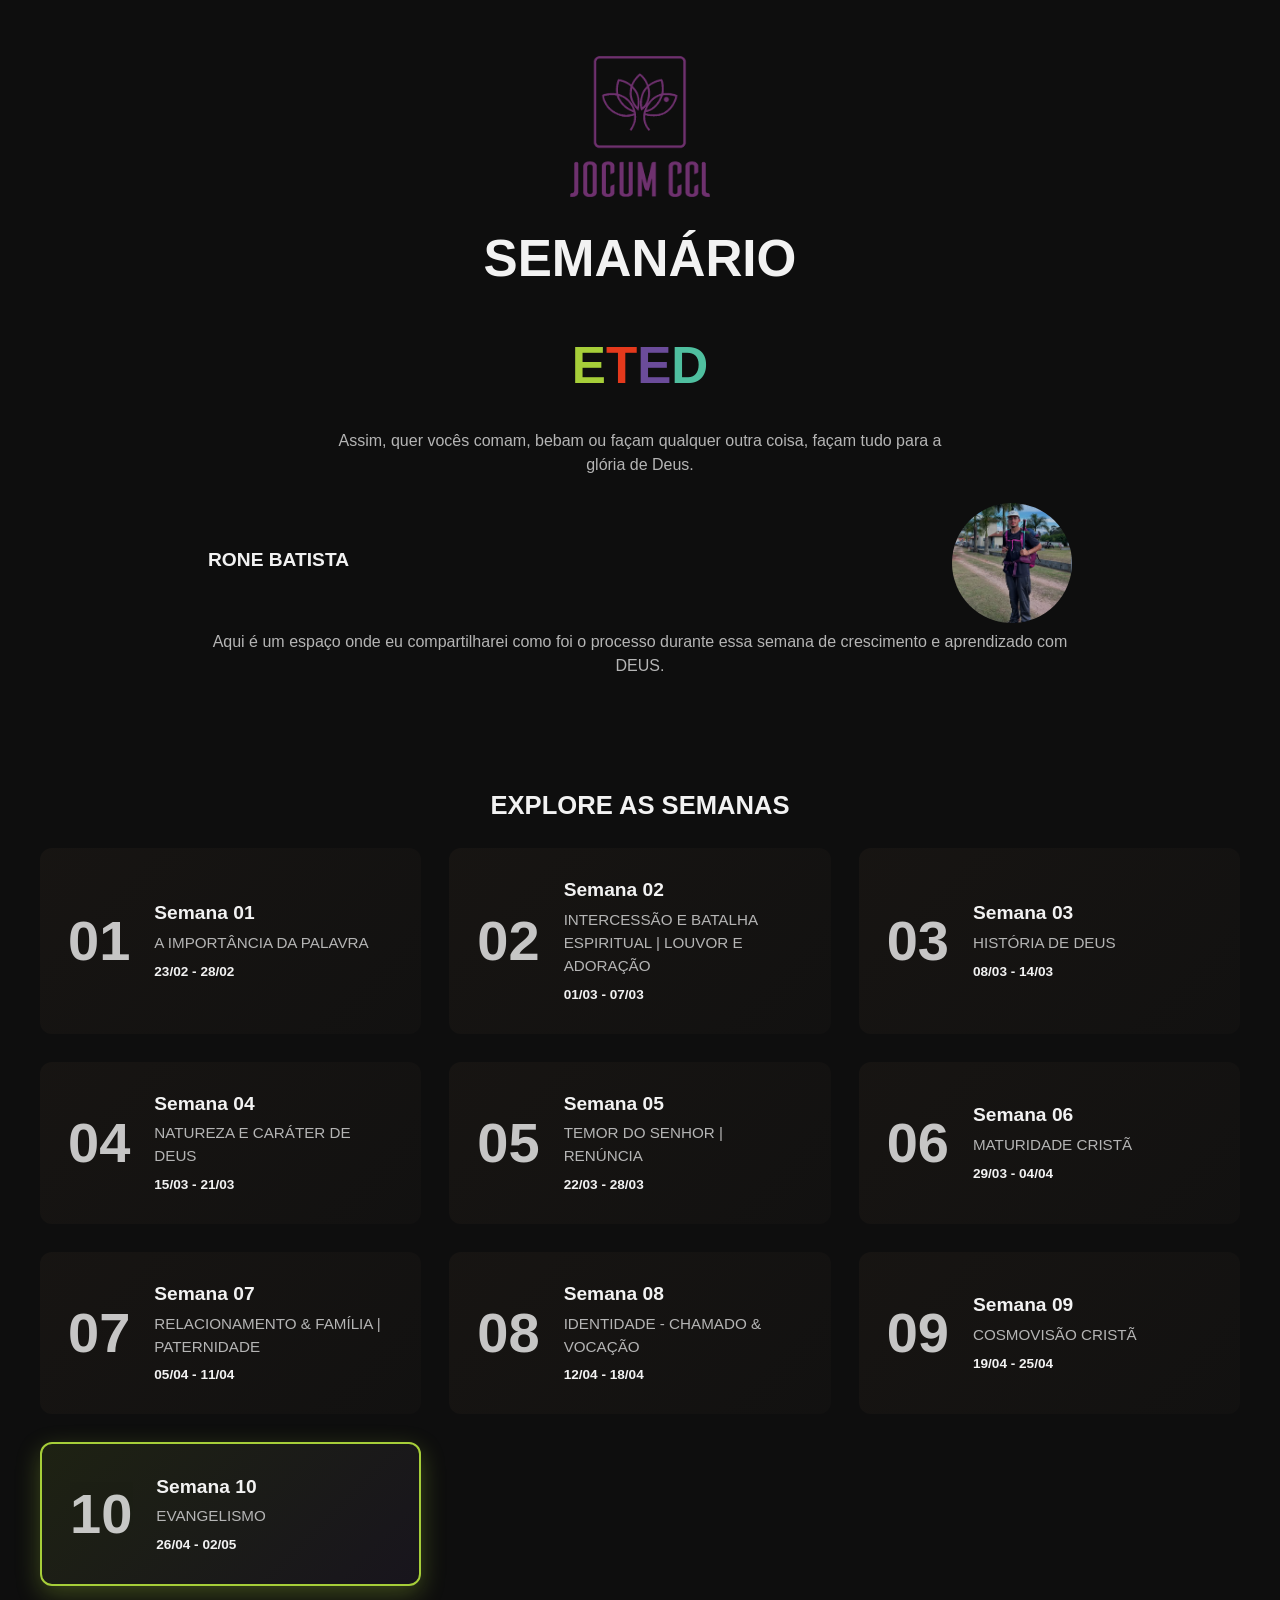
<file: index.html>
<!DOCTYPE html>
<html lang="pt-BR">

<head>
    <meta charset="UTF-8" />
    <meta name="viewport" content="width=device-width, initial-scale=1.0" />
    <title>SEMANARIO</title>
    <link rel="stylesheet" href="style.css">
</head>

<body>
    <main>
        <!-- HERO -->
        <section class="hero">
            <img src="./img/jocumccl_logo.png" alt="logo" class="logo">
            <h1 class="titulo">SEMANÁRIO</h1>
            <h1 class="eted">
                <span>E</span><span>T</span><span>E</span><span>D</span>
            </h1>

            <p class="hero-quote">
                Assim, quer vocês comam, bebam ou façam qualquer outra coisa, façam tudo para a glória de Deus.
            </p>

            <div class="container">
                <div class="section-header">
                    <h2 class="section-title-story">RONE BATISTA</h2>
                    <div class="hero-image">
                        <img src="./img/perfil.png" alt="Rone Batista - Missionário" class="profile-photo">
                    </div>
                </div>

                <div class="story-intro">
                    <p>Aqui é um espaço onde eu compartilharei como foi o processo durante essa semana de crescimento e aprendizado com DEUS.</p>
               </div>
            </div>

        </section>

    </main>

    <script src="script.js"></script>

    
    <!-- MENU DE SELEÇÃO DE SEMANAS -->
    <section class="semanas-cards">
        <h2>EXPLORE AS SEMANAS</h2>
        <div class="cards-grid">
            <a href="semana1.html" target="_blank" class="semana-card">
                <div class="card-number">01</div>
                <div class="card-content">
                    <h3>Semana 01</h3>
                    <p>A IMPORTÂNCIA DA PALAVRA</p>
                    <small>23/02 - 28/02</small>
                </div>
            </a>

            <a href="semana2.html" target="_blank" class="semana-card">
                <div class="card-number">02</div>
                <div class="card-content">
                    <h3>Semana 02</h3>
                    <p>INTERCESSÃO E BATALHA ESPIRITUAL | LOUVOR E ADORAÇÃO</p>
                    <small>01/03 - 07/03</small>
                </div>
            </a>
            
            <a href="semana3.html" target="_blank" class="semana-card">
                <div class="card-number">03</div>
                <div class="card-content">
                    <h3>Semana 03</h3>
                    <p>HISTÓRIA DE DEUS</p>
                    <small>08/03 - 14/03</small>
                </div>
            </a>    
                
            <a href="semana4.html" target="_blank" class="semana-card">
                <div class="card-number">04</div>
                <div class="card-content">
                    <h3>Semana 04</h3>
                    <p>NATUREZA E CARÁTER DE DEUS</p>
                    <small>15/03 - 21/03</small>
                </div>   
            </a>
            
            <a href="semana5.html" target="_blank" class="semana-card">
                <div class="card-number">05</div>
                <div class="card-content">
                    <h3>Semana 05</h3>
                    <p>TEMOR DO SENHOR | RENÚNCIA</p>
                    <small>22/03 - 28/03</small>
                </div>  
            </a>    

            <a href="semana6.html" target="_blank" class="semana-card">
                <div class="card-number">06</div>
                <div class="card-content">
                    <h3>Semana 06</h3>
                    <p>MATURIDADE CRISTÃ</p>
                    <small>29/03 - 04/04</small>
                </div>  
            </a>    

            <a href="semana7.html" target="_blank" class="semana-card">
                <div class="card-number">07</div>
                <div class="card-content">
                    <h3>Semana 07</h3>
                    <p>RELACIONAMENTO & FAMÍLIA | PATERNIDADE</p>
                    <small>05/04 - 11/04</small>
                </div>  
            </a>    

            <a href="semana8.html" target="_blank" class="semana-card">
                <div class="card-number">08</div>
                <div class="card-content">
                    <h3>Semana 08</h3>
                    <p>IDENTIDADE - CHAMADO & VOCAÇÃO</p>
                    <small>12/04 - 18/04</small>
                </div>  
            </a>

            <a href="semana9.html" target="_blank" class="semana-card">
                <div class="card-number">09</div>
                <div class="card-content">
                    <h3>Semana 09</h3>
                    <p>COSMOVISÃO CRISTÃ</p>
                    <small>19/04 - 25/04</small>
                </div>
            </a> 

            
            <a href="semana10.html" target="_blank" class="semana-card semana-2" >
                <div class="card-number">10</div>
                <div class="card-content">
                    <h3>Semana 10</h3>
                    <p>EVANGELISMO</p>
                    <small>26/04 - 02/05</small>
                </div>
            </a> 
        </div>
    </section>
</body>

</html>
</file>
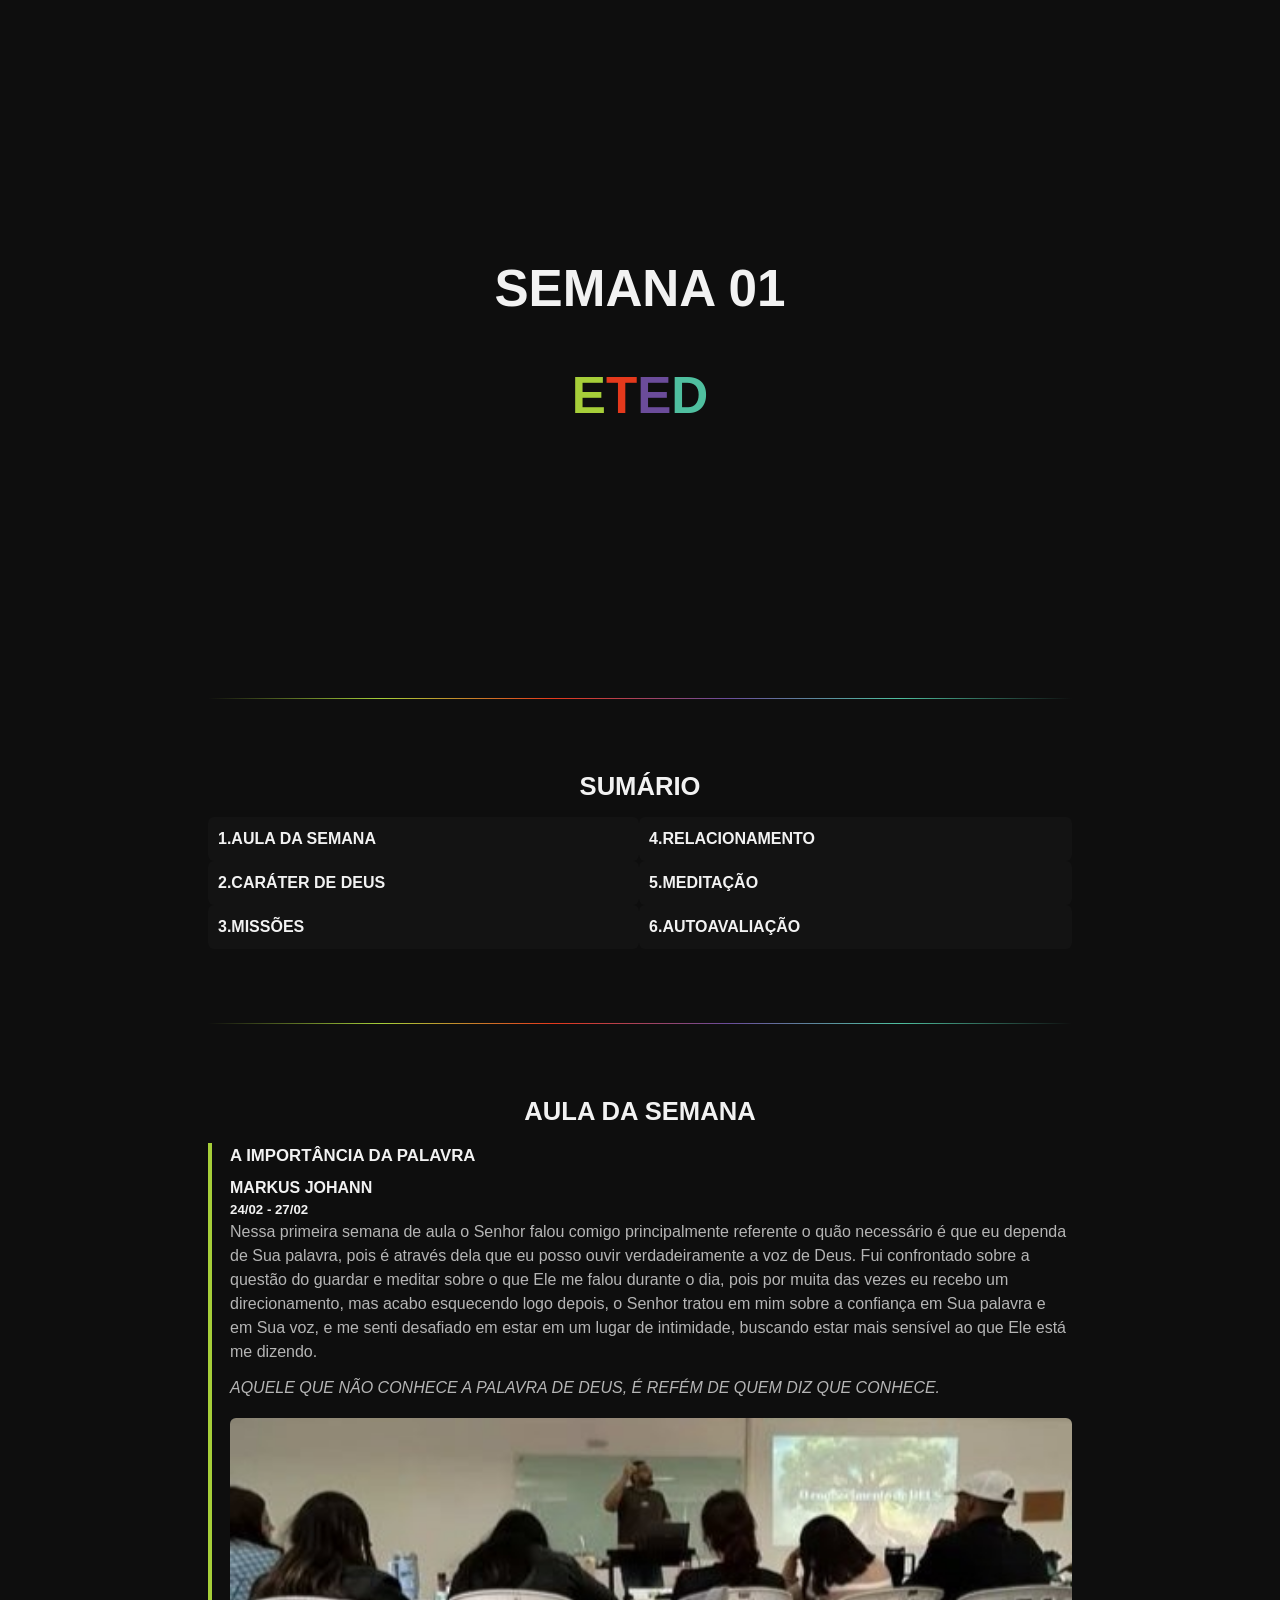
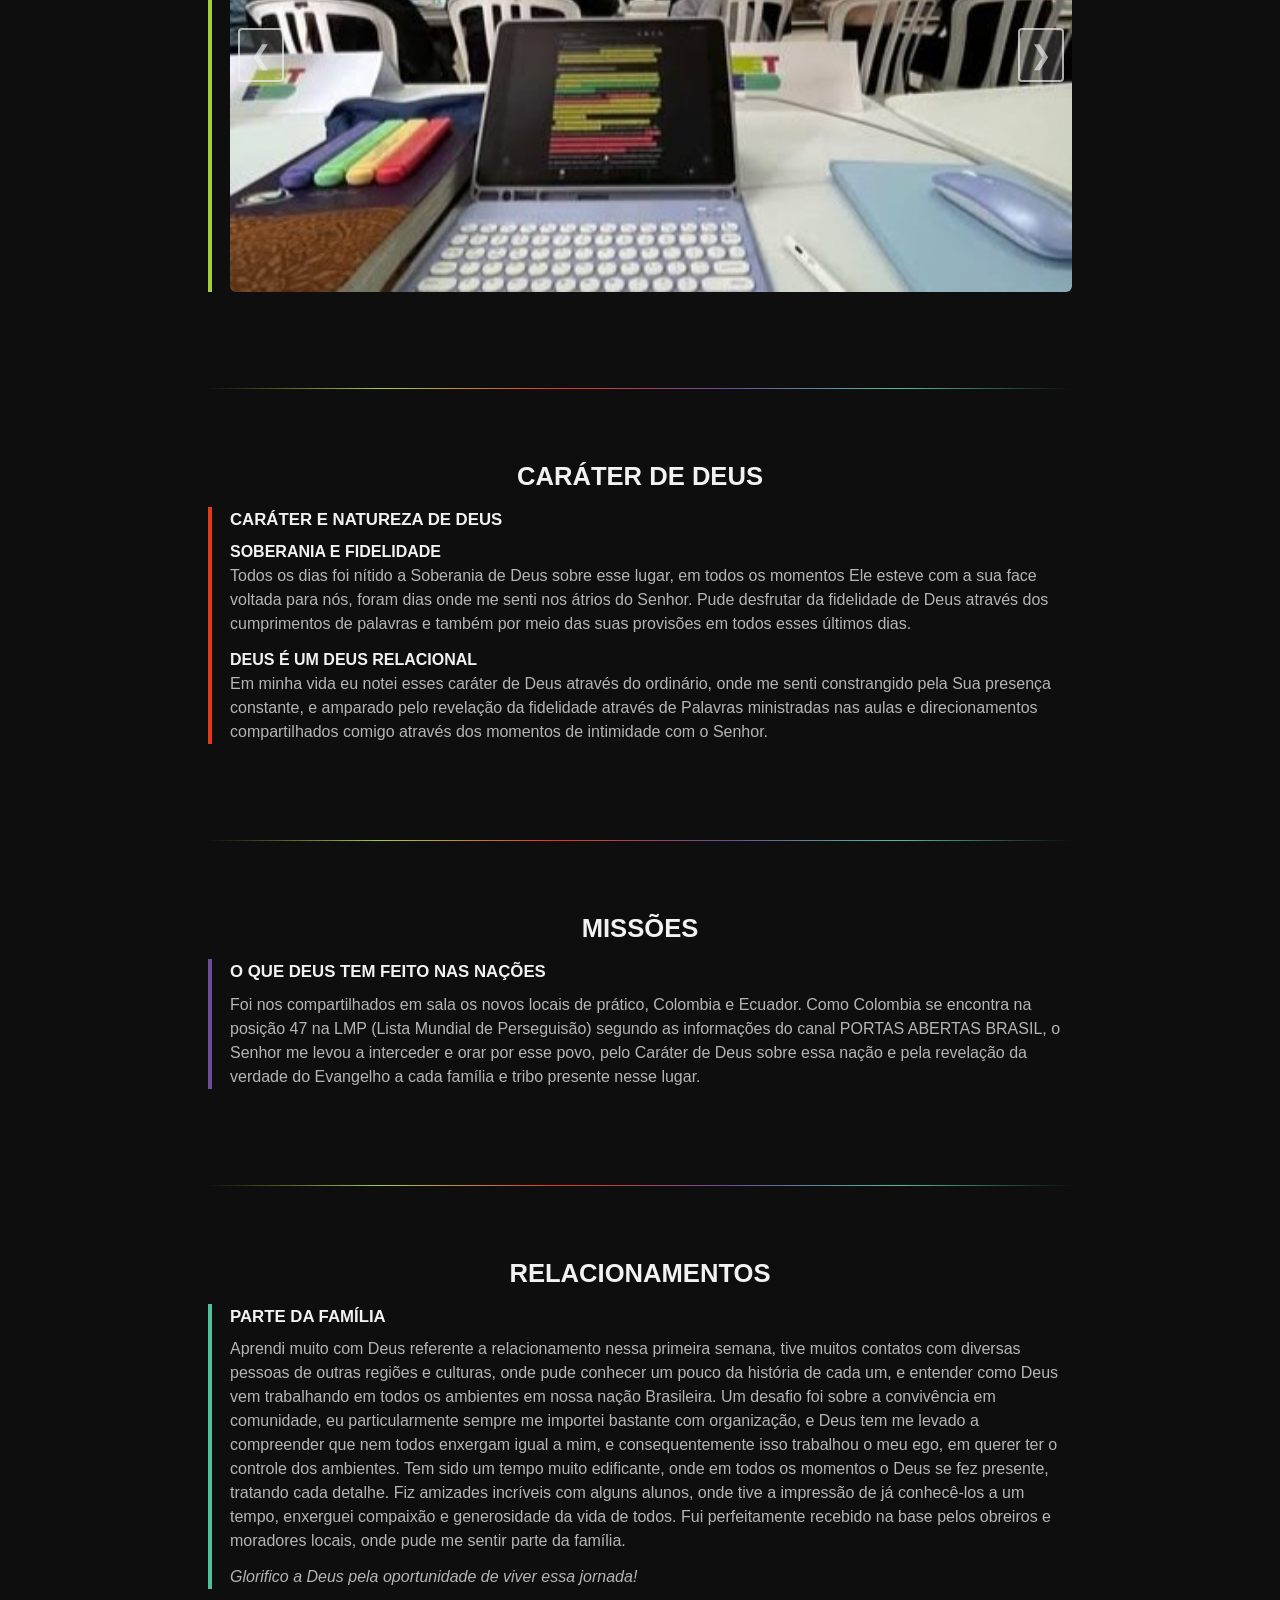
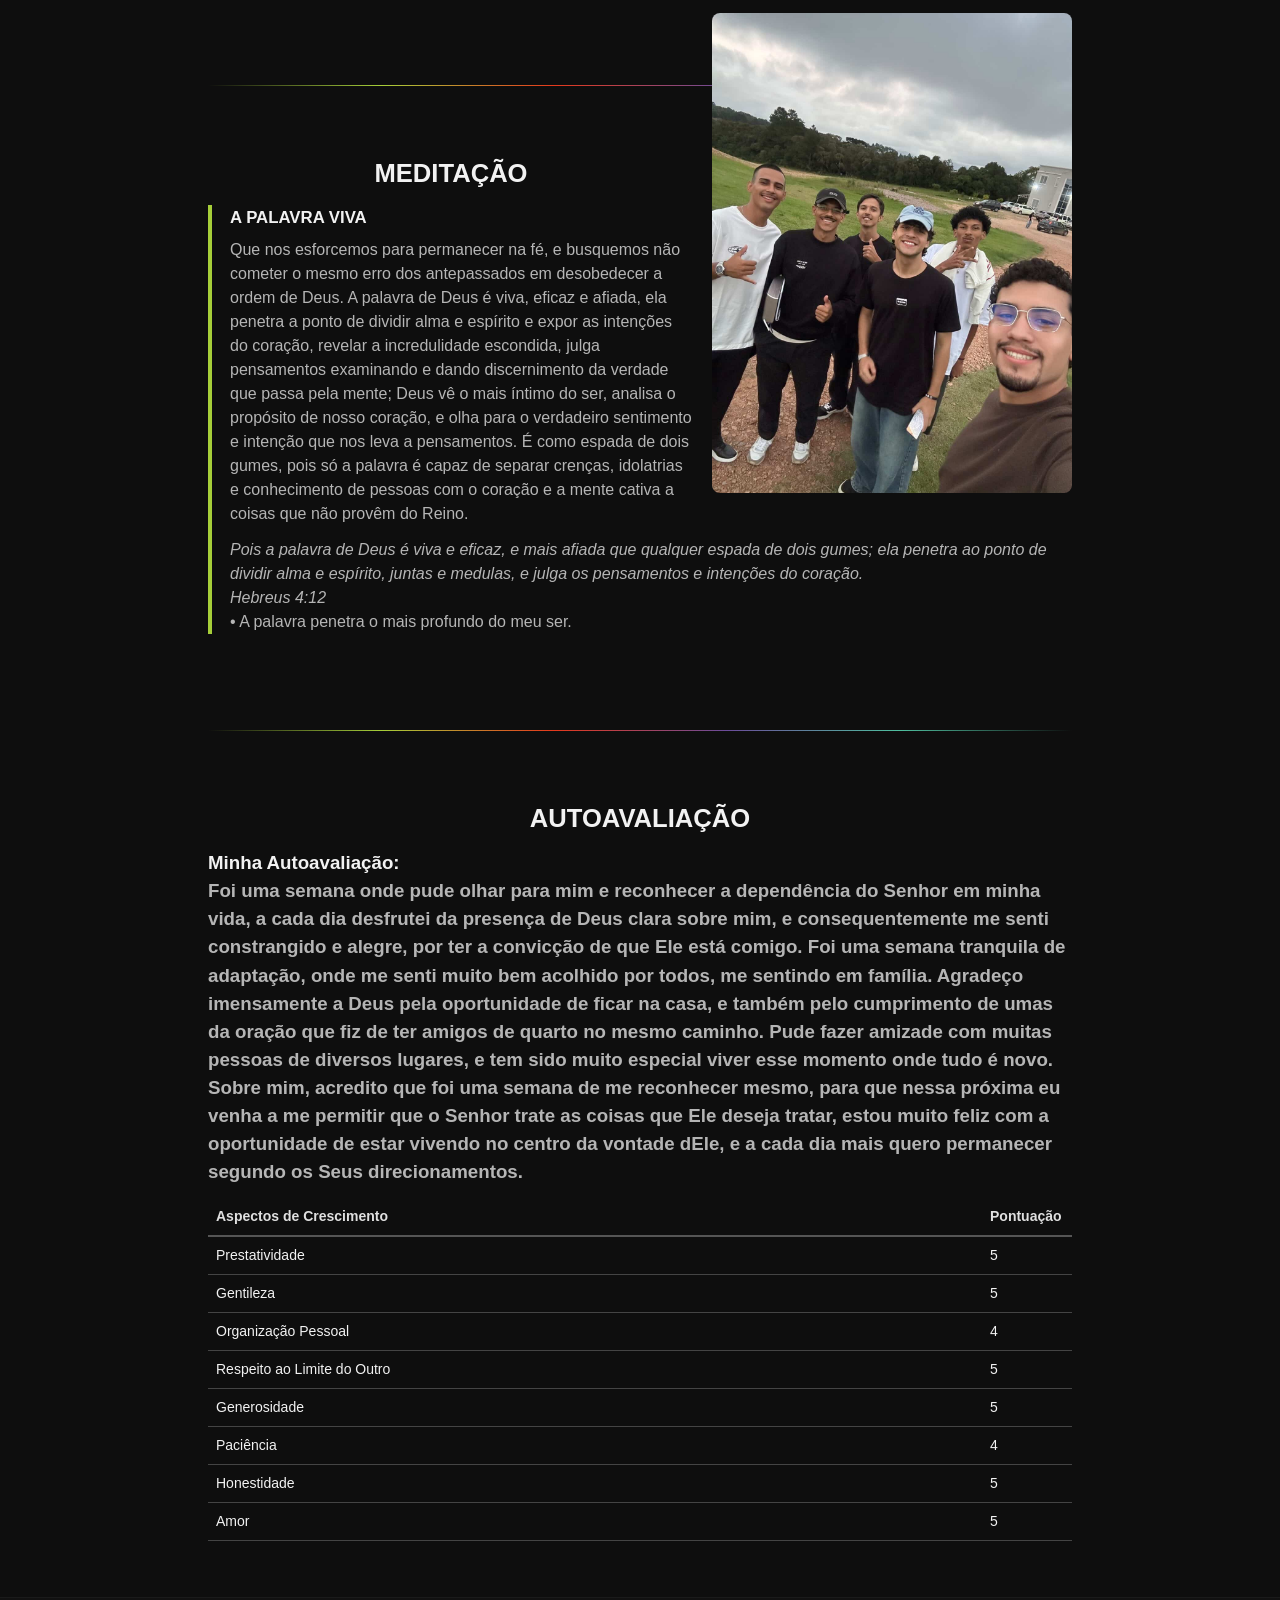
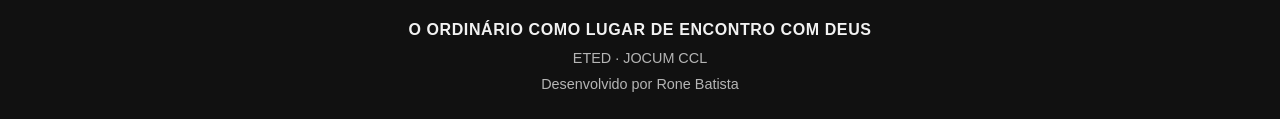
<file: hom.html>
<!DOCTYPE html>
<html lang="pt-BR">

<head>
    <meta charset="UTF-8" />
    <meta name="viewport" content="width=device-width, initial-scale=1.0" />
    <title>SEMANARIO 01</title>
    <link rel="stylesheet" href="style.css">
</head>

<body>

    <main>
        <!-- HERO -->
        <section class="hero">
            <h1 class="titulo">SEMANA 01</h1>
            <h1 class="eted">
                <span>E</span><span>T</span><span>E</span><span>D</span>    
        </section>

        <div class="divider"></div>

        <section class="sumario">
            <h2>SUMÁRIO</h2>
            <table class="sumario-table">
                <tbody>
                    <tr>
                        <td>1.AULA DA SEMANA</td>
                        <td>4.RELACIONAMENTO</td>
                    </tr>
                    <tr>
                        <td>2.CARÁTER DE DEUS</td>
                        <td>5.MEDITAÇÃO</td>
                    </tr>
                    <tr>
                        <td>3.MISSÕES</td>
                        <td>6.AUTOAVALIAÇÃO</td>
                    </tr>
                </tbody>
            </table>
        </section>

        <div class="divider"></div>

        <!-- AULA DA SEMANA -->
        <section class="aula">
            <h2>AULA DA SEMANA</h2>

            <div class="card green">
                <h3>A IMPORTÂNCIA DA PALAVRA</h3>
                <h4>MARKUS JOHANN</h4>
                <h5>24/02 - 27/02</h5>
                <p>Nessa primeira semana de aula o Senhor falou comigo principalmente referente o quão necessário é que
                    eu
                    dependa de Sua palavra, pois é através dela que eu posso ouvir verdadeiramente a voz de Deus.
                    Fui confrontado sobre a questão do guardar e meditar sobre o que Ele me falou durante o dia, pois
                    por
                    muita das vezes eu recebo um direcionamento, mas acabo esquecendo logo depois, o Senhor tratou em
                    mim
                    sobre a confiança em Sua palavra e em Sua voz, e me senti desafiado em estar em um lugar de
                    intimidade,
                    buscando estar mais sensível ao que Ele está me dizendo.</p>

                <p><em>AQUELE QUE NÃO CONHECE A PALAVRA DE DEUS, É REFÉM DE QUEM DIZ QUE CONHECE.</em></p>

                <div class="carousel">
                    <div class="carousel-images">
                        <img class="carousel-item" src="./img/carrossel1.jpg" alt="">
                        <img class="carousel-item" src="./img/carrossel2.jpg" alt="">
                        <img class="carousel-item" src="./img/carrossel3.jpg" alt="">
                    </div>
                    <button class="prev">&#10094;</button>
                    <button class="next">&#10095;</button>
                </div>
            </div>

        </section>

        <div class="divider"></div>

        <section class="carater">
            <h2>CARÁTER DE DEUS</h2>
            <div class="card red">
                <h3>CARÁTER E NATUREZA DE DEUS</h3>
                <h4>SOBERANIA E FIDELIDADE</h4>
                <p>
                    Todos os dias foi nítido a Soberania de Deus sobre esse lugar, em todos os momentos Ele esteve com a
                    sua
                    face voltada para nós, foram dias onde me senti nos átrios do Senhor.
                    Pude desfrutar da fidelidade de Deus através dos cumprimentos de palavras e também por
                    meio das
                    suas provisões em todos esses últimos dias.
                </p>
                <span class="frases">DEUS É UM DEUS RELACIONAL</span>
                <p>
                    Em minha vida eu notei esses caráter de Deus através do ordinário, onde me senti constrangido pela
                    Sua presença
                    constante, e amparado pelo revelação da fidelidade através de Palavras ministradas nas aulas e
                    direcionamentos
                    compartilhados comigo através dos momentos de intimidade com o Senhor.
                </p>
            </div>
        </section>

        <div class="divider"></div>

        <section class="missoes">
            <h2>MISSÕES</h2>
            <div class="card purple">
                <h3>O QUE DEUS TEM FEITO NAS NAÇÕES</h3>
                <p>
                    Foi nos compartilhados em sala os novos locais de prático, Colombia e Ecuador. Como Colombia se
                    encontra na
                    posição 47 na LMP (Lista Mundial de Perseguisão) segundo as informações do canal PORTAS ABERTAS
                    BRASIL, o Senhor me
                    levou a interceder e orar por esse povo, pelo Caráter
                    de Deus sobre essa nação e pela revelação da verdade do Evangelho a cada família e tribo presente
                    nesse lugar.

                </p>
            </div>
        </section>

        <div class="divider"></div>

        <section class="relacionamentos">
            <h2>RELACIONAMENTOS</h2>
            <div class="card teal">
                <h3>PARTE DA FAMÍLIA</h3>
                <p>
                    Aprendi muito com Deus referente a relacionamento nessa primeira semana, tive muitos contatos com
                    diversas
                    pessoas de outras regiões e culturas, onde pude conhecer um pouco da história de cada um, e entender
                    como Deus
                    vem trabalhando em todos os ambientes em nossa nação Brasileira.
                    Um desafio foi sobre a convivência em comunidade, eu particularmente sempre me importei bastante com
                    organização, e Deus tem me levado a compreender que nem todos enxergam igual a mim, e
                    consequentemente isso
                    trabalhou o meu ego, em querer ter o controle dos ambientes.
                    Tem sido um tempo muito edificante, onde em todos os momentos o Deus se fez presente, tratando cada
                    detalhe.
                    Fiz amizades incríveis com alguns alunos, onde tive a impressão de já conhecê-los a um tempo,
                    enxerguei
                    compaixão e generosidade da vida de todos.
                    Fui perfeitamente recebido na base pelos obreiros e moradores locais, onde pude me sentir parte da
                    família.
                </p>
                <p>
                    <em>Glorifico a Deus pela oportunidade de viver essa jornada!</em>
                </p>

                <img src="./img/amigos.jpg" alt="amigos" class="amigos">
            </div>
        </section>

        <div class="divider"></div>

        <section class="meditacao">
            <h2>MEDITAÇÃO</h2>
            <div class="card green">
                <h3>A PALAVRA VIVA</h3>
                <p>
                    Que nos esforcemos para permanecer na fé, e
                    busquemos não cometer o mesmo erro dos antepassados
                    em desobedecer a ordem de Deus.

                    A palavra de Deus é viva, eficaz e afiada,
                    ela penetra a ponto de dividir alma e espírito e
                    expor as intenções do coração, revelar a incredulidade
                    escondida, julga pensamentos examinando
                    e dando discernimento da verdade que passa pela
                    mente; Deus vê o mais íntimo do ser, analisa o
                    propósito de nosso coração, e olha para o verdadeiro
                    sentimento e intenção que nos leva a pensamentos.

                    É como espada de dois gumes, pois só a palavra
                    é capaz de separar crenças, idolatrias e conhecimento
                    de pessoas com o coração e a mente
                    cativa a coisas que não provêm do Reino.
                </p>
                <p>
                    <em>Pois a palavra de Deus é viva e eficaz, e mais afiada que qualquer espada de dois gumes;
                        ela penetra ao ponto de dividir alma e espírito, juntas e medulas, e julga os pensamentos e
                        intenções do
                        coração. <br>
                        Hebreus 4:12</em>
                    <br>
                    • A palavra penetra o mais profundo do meu ser.
                </p>
            </div>
        </section>

        <div class="divider"></div>

        <section class="autoavaliacao">
            <h2>AUTOAVALIAÇÃO</h2>

            <h3>Minha Autoavaliação:
                <p>Foi uma semana onde pude olhar para mim e reconhecer a dependência do Senhor em minha vida, a cada
                    dia
                    desfrutei da presença de Deus clara sobre mim, e consequentemente me senti constrangido e alegre,
                    por ter a
                    convicção de que Ele está comigo. Foi uma semana tranquila de adaptação, onde me senti muito bem
                    acolhido
                    por todos, me sentindo em família. Agradeço imensamente a Deus pela oportunidade de ficar na casa, e
                    também
                    pelo cumprimento de umas da oração que fiz de ter amigos de quarto no mesmo caminho. Pude fazer
                    amizade com
                    muitas pessoas de diversos lugares, e tem sido muito especial viver esse momento onde tudo é novo.
                    Sobre mim, acredito que foi uma semana de me reconhecer mesmo, para que nessa próxima eu venha a me
                    permitir
                    que o Senhor trate as coisas que Ele deseja tratar, estou muito feliz com a oportunidade de estar
                    vivendo no
                    centro da vontade dEle, e a cada dia mais quero permanecer segundo os Seus direcionamentos.</p>
            </h3>

            <div class="table-wrapper">
                <table class="tabela-avaliacao">
                    <thead>
                        <tr>
                            <th>Aspectos de Crescimento</th>
                            <th>Pontuação</th>
                        </tr>
                    </thead>
                    <tbody>
                        <tr>
                            <td>Prestatividade</td>
                            <td>5</td>
                        </tr>
                        <tr>
                            <td>Gentileza</td>
                            <td>5</td>
                        </tr>
                        <tr>
                            <td>Organização Pessoal</td>
                            <td>4</td>
                        </tr>
                        <tr>
                            <td>Respeito ao Limite do Outro</td>
                            <td>5</td>
                        </tr>
                        <tr>
                            <td>Generosidade</td>
                            <td>5</td>
                        </tr>
                        <tr>
                            <td>Paciência</td>
                            <td>4</td>
                        </tr>
                        <tr>
                            <td>Honestidade</td>
                            <td>5</td>
                        </tr>
                        <tr>
                            <td>Amor</td>
                            <td>5</td>
                        </tr>
                    </tbody>
                </table>
            </div>
        </section>
    </main>

    <footer>
        <h4>O ORDINÁRIO COMO LUGAR DE ENCONTRO COM DEUS</h4>
        <p>ETED · JOCUM CCL</p>
        <p>Desenvolvido por Rone Batista</p>
    </footer>

    <script src="script.js"></script>
</body>

</html>
</file>
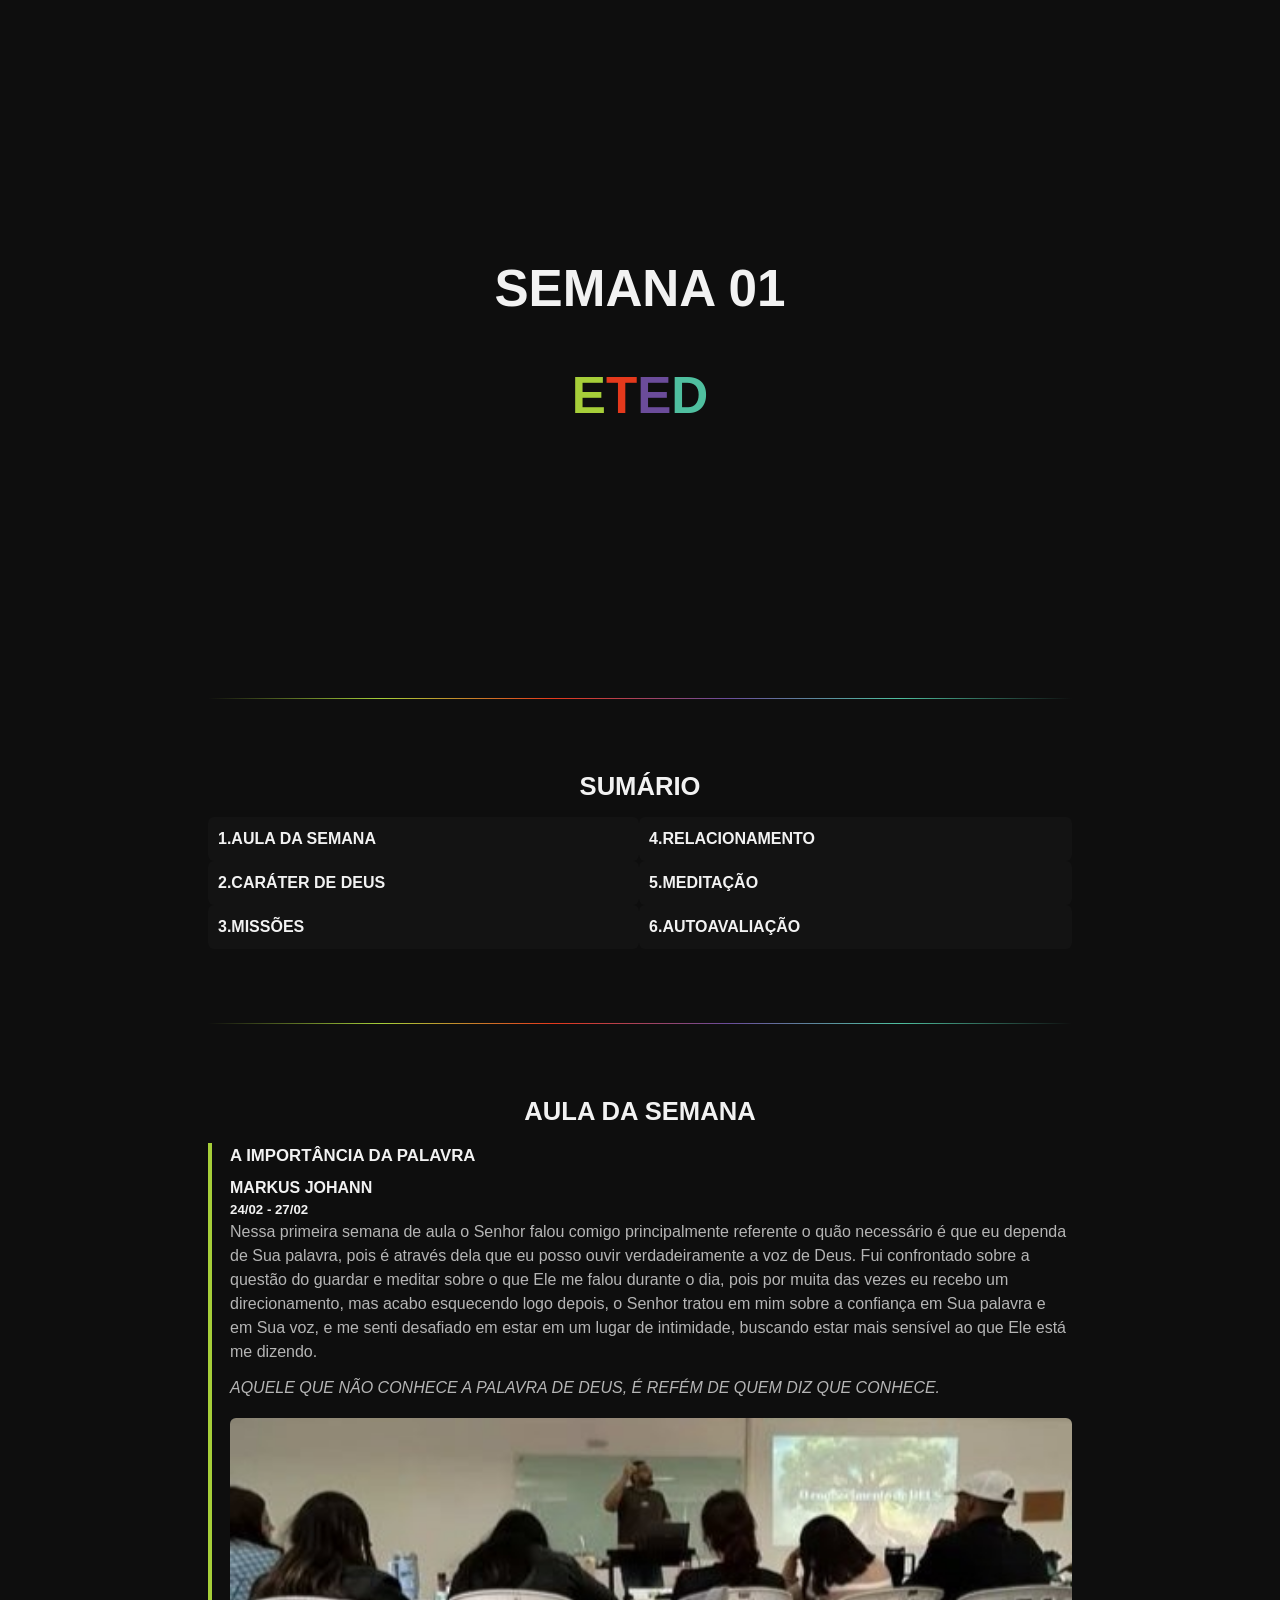
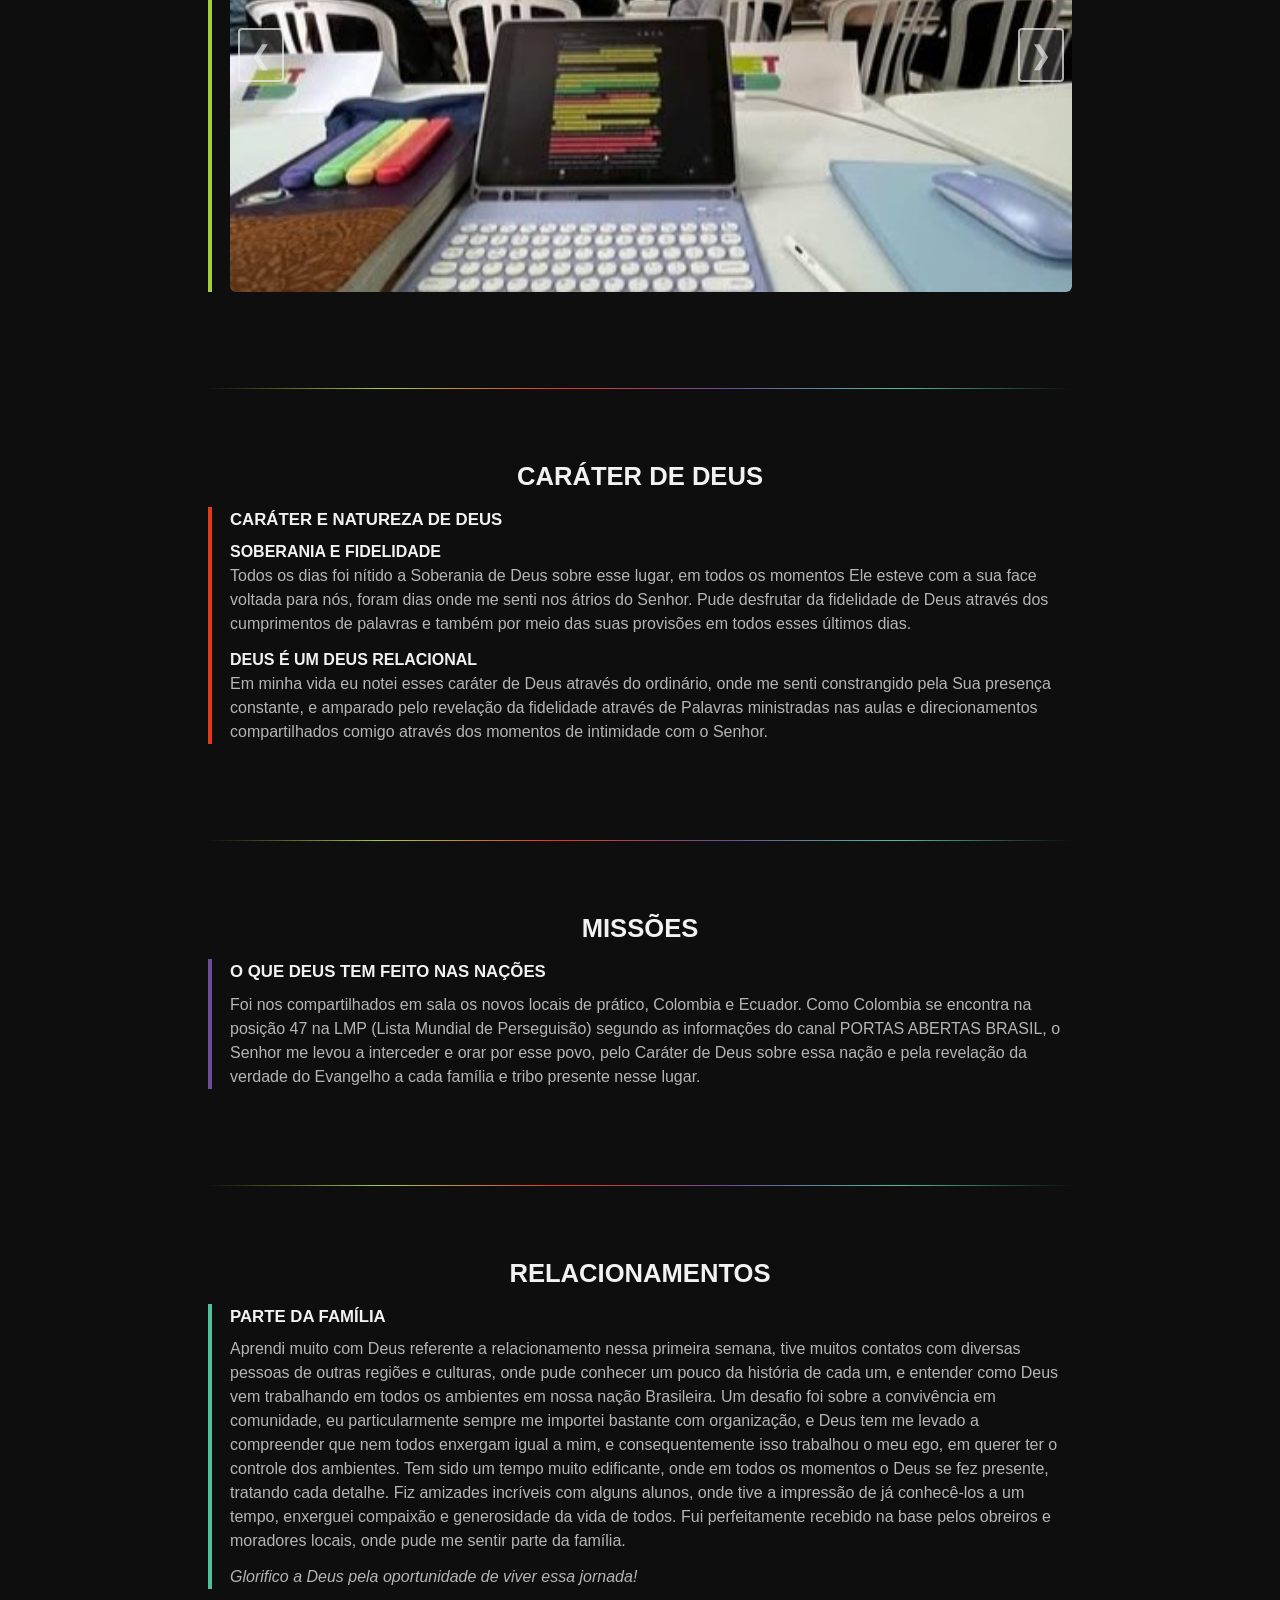
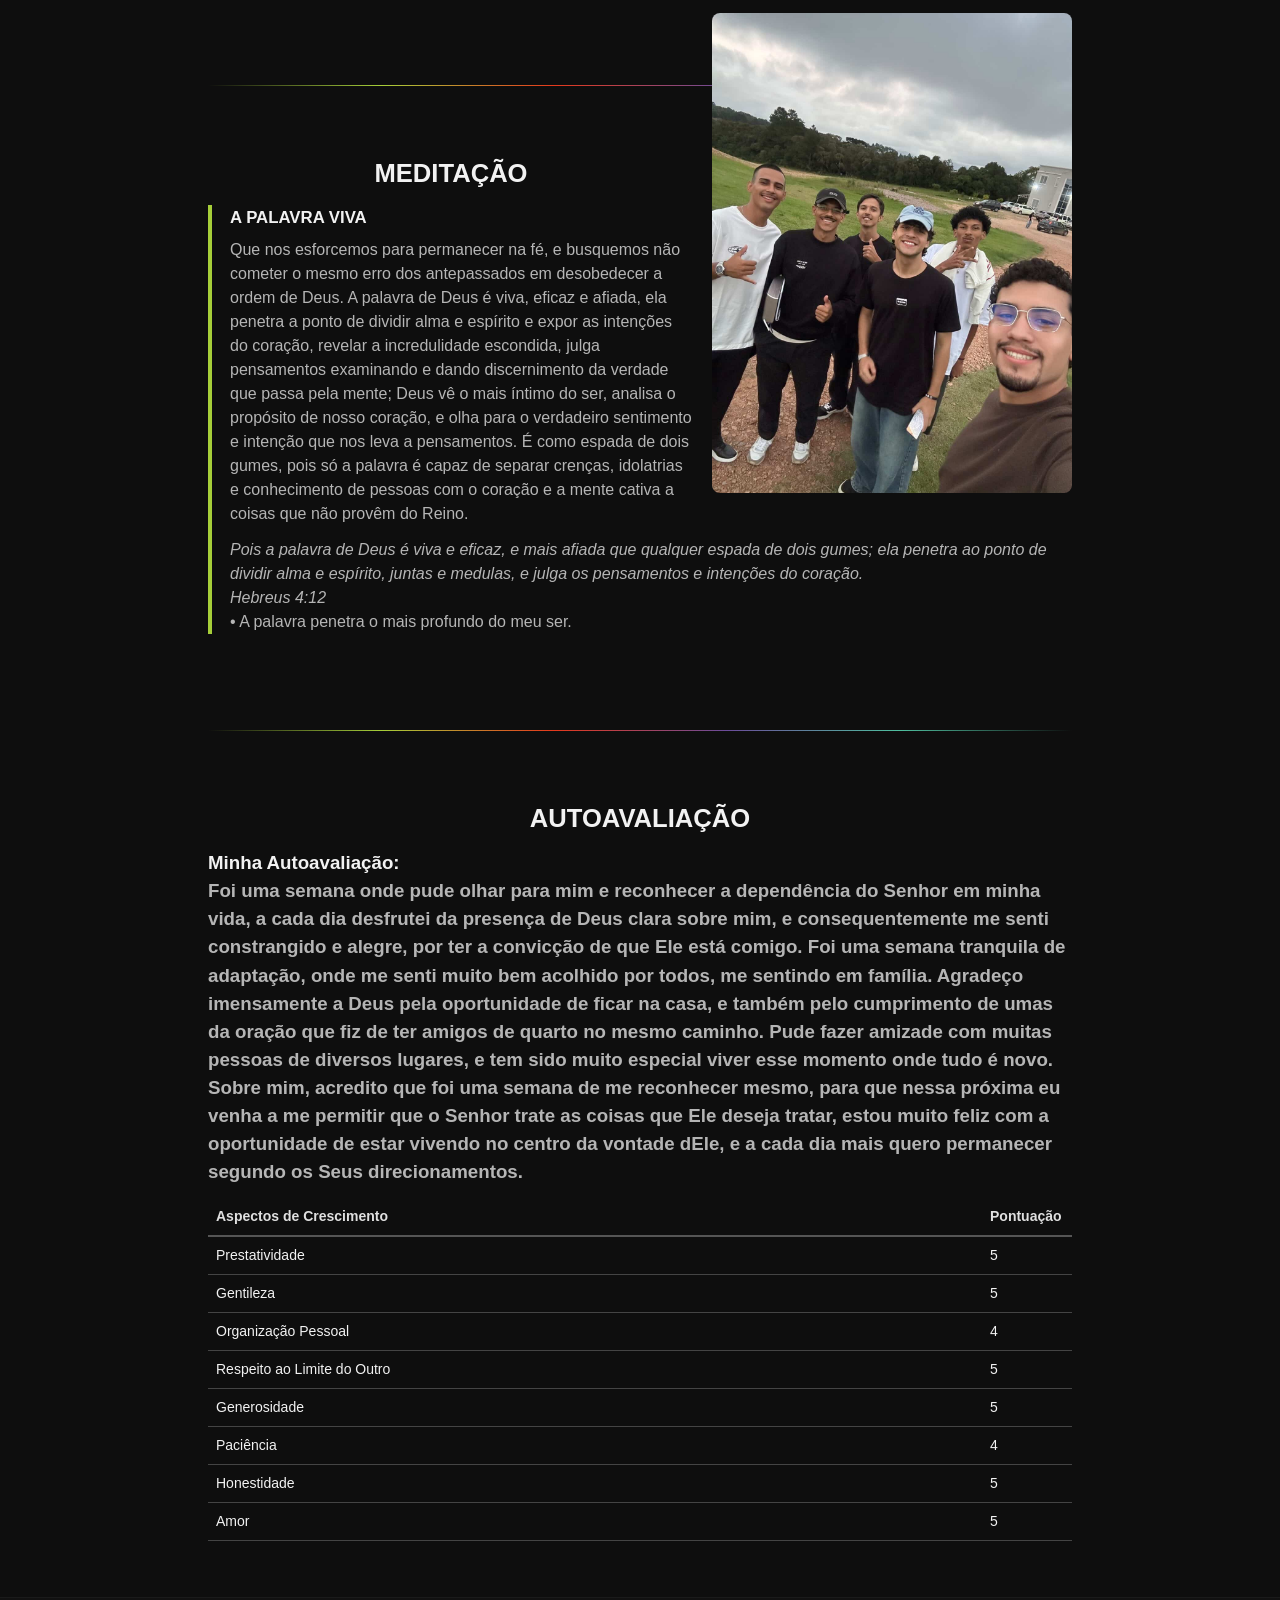
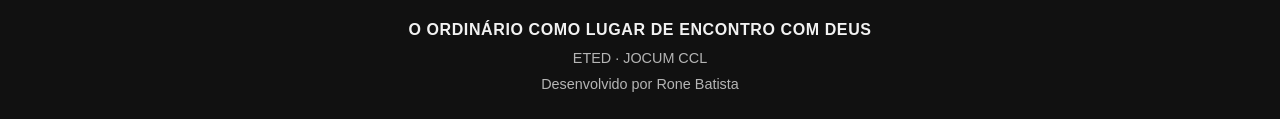
<file: semana1.html>
<!DOCTYPE html>
<html lang="pt-BR">

<head>
    <meta charset="UTF-8" />
    <meta name="viewport" content="width=device-width, initial-scale=1.0" />
    <title>SEMANARIO 01</title>
    <link rel="stylesheet" href="style.css">
</head>

<body>

    <main>
        <!-- HERO -->
        <section class="hero">
            <h1 class="titulo">SEMANA 01</h1>
            <h1 class="eted">
                <span>E</span><span>T</span><span>E</span><span>D</span>    
        </section>

        <div class="divider"></div>

        <section class="sumario">
            <h2>SUMÁRIO</h2>
            <table class="sumario-table">
                <tbody>
                    <tr>
                        <td>1.AULA DA SEMANA</td>
                        <td>4.RELACIONAMENTO</td>
                    </tr>
                    <tr>
                        <td>2.CARÁTER DE DEUS</td>
                        <td>5.MEDITAÇÃO</td>
                    </tr>
                    <tr>
                        <td>3.MISSÕES</td>
                        <td>6.AUTOAVALIAÇÃO</td>
                    </tr>
                </tbody>
            </table>
        </section>

        <div class="divider"></div>

        <!-- AULA DA SEMANA -->
        <section class="aula">
            <h2>AULA DA SEMANA</h2>

            <div class="card green">
                <h3>A IMPORTÂNCIA DA PALAVRA</h3>
                <h4>MARKUS JOHANN</h4>
                <h5>24/02 - 27/02</h5>
                <p>Nessa primeira semana de aula o Senhor falou comigo principalmente referente o quão necessário é que
                    eu
                    dependa de Sua palavra, pois é através dela que eu posso ouvir verdadeiramente a voz de Deus.
                    Fui confrontado sobre a questão do guardar e meditar sobre o que Ele me falou durante o dia, pois
                    por
                    muita das vezes eu recebo um direcionamento, mas acabo esquecendo logo depois, o Senhor tratou em
                    mim
                    sobre a confiança em Sua palavra e em Sua voz, e me senti desafiado em estar em um lugar de
                    intimidade,
                    buscando estar mais sensível ao que Ele está me dizendo.</p>

                <p><em>AQUELE QUE NÃO CONHECE A PALAVRA DE DEUS, É REFÉM DE QUEM DIZ QUE CONHECE.</em></p>

                <div class="carousel">
                    <div class="carousel-images">
                        <img class="carousel-item" src="./img/carrossel1.jpg" alt="">
                        <img class="carousel-item" src="./img/carrossel2.jpg" alt="">
                        <img class="carousel-item" src="./img/carrossel3.jpg" alt="">
                    </div>
                    <button class="prev">&#10094;</button>
                    <button class="next">&#10095;</button>
                </div>
            </div>

        </section>

        <div class="divider"></div>

        <section class="carater">
            <h2>CARÁTER DE DEUS</h2>
            <div class="card red">
                <h3>CARÁTER E NATUREZA DE DEUS</h3>
                <h4>SOBERANIA E FIDELIDADE</h4>
                <p>
                    Todos os dias foi nítido a Soberania de Deus sobre esse lugar, em todos os momentos Ele esteve com a
                    sua
                    face voltada para nós, foram dias onde me senti nos átrios do Senhor.
                    Pude desfrutar da fidelidade de Deus através dos cumprimentos de palavras e também por
                    meio das
                    suas provisões em todos esses últimos dias.
                </p>
                <span class="frases">DEUS É UM DEUS RELACIONAL</span>
                <p>
                    Em minha vida eu notei esses caráter de Deus através do ordinário, onde me senti constrangido pela
                    Sua presença
                    constante, e amparado pelo revelação da fidelidade através de Palavras ministradas nas aulas e
                    direcionamentos
                    compartilhados comigo através dos momentos de intimidade com o Senhor.
                </p>
            </div>
        </section>

        <div class="divider"></div>

        <section class="missoes">
            <h2>MISSÕES</h2>
            <div class="card purple">
                <h3>O QUE DEUS TEM FEITO NAS NAÇÕES</h3>
                <p>
                    Foi nos compartilhados em sala os novos locais de prático, Colombia e Ecuador. Como Colombia se
                    encontra na
                    posição 47 na LMP (Lista Mundial de Perseguisão) segundo as informações do canal PORTAS ABERTAS
                    BRASIL, o Senhor me
                    levou a interceder e orar por esse povo, pelo Caráter
                    de Deus sobre essa nação e pela revelação da verdade do Evangelho a cada família e tribo presente
                    nesse lugar.

                </p>
            </div>
        </section>

        <div class="divider"></div>

        <section class="relacionamentos">
            <h2>RELACIONAMENTOS</h2>
            <div class="card teal">
                <h3>PARTE DA FAMÍLIA</h3>
                <p>
                    Aprendi muito com Deus referente a relacionamento nessa primeira semana, tive muitos contatos com
                    diversas
                    pessoas de outras regiões e culturas, onde pude conhecer um pouco da história de cada um, e entender
                    como Deus
                    vem trabalhando em todos os ambientes em nossa nação Brasileira.
                    Um desafio foi sobre a convivência em comunidade, eu particularmente sempre me importei bastante com
                    organização, e Deus tem me levado a compreender que nem todos enxergam igual a mim, e
                    consequentemente isso
                    trabalhou o meu ego, em querer ter o controle dos ambientes.
                    Tem sido um tempo muito edificante, onde em todos os momentos o Deus se fez presente, tratando cada
                    detalhe.
                    Fiz amizades incríveis com alguns alunos, onde tive a impressão de já conhecê-los a um tempo,
                    enxerguei
                    compaixão e generosidade da vida de todos.
                    Fui perfeitamente recebido na base pelos obreiros e moradores locais, onde pude me sentir parte da
                    família.
                </p>
                <p>
                    <em>Glorifico a Deus pela oportunidade de viver essa jornada!</em>
                </p>

                <img src="./img/amigos.jpg" alt="amigos" class="amigos">
            </div>
        </section>

        <div class="divider"></div>

        <section class="meditacao">
            <h2>MEDITAÇÃO</h2>
            <div class="card green">
                <h3>A PALAVRA VIVA</h3>
                <p>
                    Que nos esforcemos para permanecer na fé, e
                    busquemos não cometer o mesmo erro dos antepassados
                    em desobedecer a ordem de Deus.

                    A palavra de Deus é viva, eficaz e afiada,
                    ela penetra a ponto de dividir alma e espírito e
                    expor as intenções do coração, revelar a incredulidade
                    escondida, julga pensamentos examinando
                    e dando discernimento da verdade que passa pela
                    mente; Deus vê o mais íntimo do ser, analisa o
                    propósito de nosso coração, e olha para o verdadeiro
                    sentimento e intenção que nos leva a pensamentos.

                    É como espada de dois gumes, pois só a palavra
                    é capaz de separar crenças, idolatrias e conhecimento
                    de pessoas com o coração e a mente
                    cativa a coisas que não provêm do Reino.
                </p>
                <p>
                    <em>Pois a palavra de Deus é viva e eficaz, e mais afiada que qualquer espada de dois gumes;
                        ela penetra ao ponto de dividir alma e espírito, juntas e medulas, e julga os pensamentos e
                        intenções do
                        coração. <br>
                        Hebreus 4:12</em>
                    <br>
                    • A palavra penetra o mais profundo do meu ser.
                </p>
            </div>
        </section>

        <div class="divider"></div>

        <section class="autoavaliacao">
            <h2>AUTOAVALIAÇÃO</h2>

            <h3>Minha Autoavaliação:
                <p>Foi uma semana onde pude olhar para mim e reconhecer a dependência do Senhor em minha vida, a cada
                    dia
                    desfrutei da presença de Deus clara sobre mim, e consequentemente me senti constrangido e alegre,
                    por ter a
                    convicção de que Ele está comigo. Foi uma semana tranquila de adaptação, onde me senti muito bem
                    acolhido
                    por todos, me sentindo em família. Agradeço imensamente a Deus pela oportunidade de ficar na casa, e
                    também
                    pelo cumprimento de umas da oração que fiz de ter amigos de quarto no mesmo caminho. Pude fazer
                    amizade com
                    muitas pessoas de diversos lugares, e tem sido muito especial viver esse momento onde tudo é novo.
                    Sobre mim, acredito que foi uma semana de me reconhecer mesmo, para que nessa próxima eu venha a me
                    permitir
                    que o Senhor trate as coisas que Ele deseja tratar, estou muito feliz com a oportunidade de estar
                    vivendo no
                    centro da vontade dEle, e a cada dia mais quero permanecer segundo os Seus direcionamentos.</p>
            </h3>

            <div class="table-wrapper">
                <table class="tabela-avaliacao">
                    <thead>
                        <tr>
                            <th>Aspectos de Crescimento</th>
                            <th>Pontuação</th>
                        </tr>
                    </thead>
                    <tbody>
                        <tr>
                            <td>Prestatividade</td>
                            <td>5</td>
                        </tr>
                        <tr>
                            <td>Gentileza</td>
                            <td>5</td>
                        </tr>
                        <tr>
                            <td>Organização Pessoal</td>
                            <td>4</td>
                        </tr>
                        <tr>
                            <td>Respeito ao Limite do Outro</td>
                            <td>5</td>
                        </tr>
                        <tr>
                            <td>Generosidade</td>
                            <td>5</td>
                        </tr>
                        <tr>
                            <td>Paciência</td>
                            <td>4</td>
                        </tr>
                        <tr>
                            <td>Honestidade</td>
                            <td>5</td>
                        </tr>
                        <tr>
                            <td>Amor</td>
                            <td>5</td>
                        </tr>
                    </tbody>
                </table>
            </div>
        </section>
    </main>

    <footer>
        <h4>O ORDINÁRIO COMO LUGAR DE ENCONTRO COM DEUS</h4>
        <p>ETED · JOCUM CCL</p>
        <p>Desenvolvido por Rone Batista</p>
    </footer>

    <script src="script.js"></script>
</body>

</html>
</file>
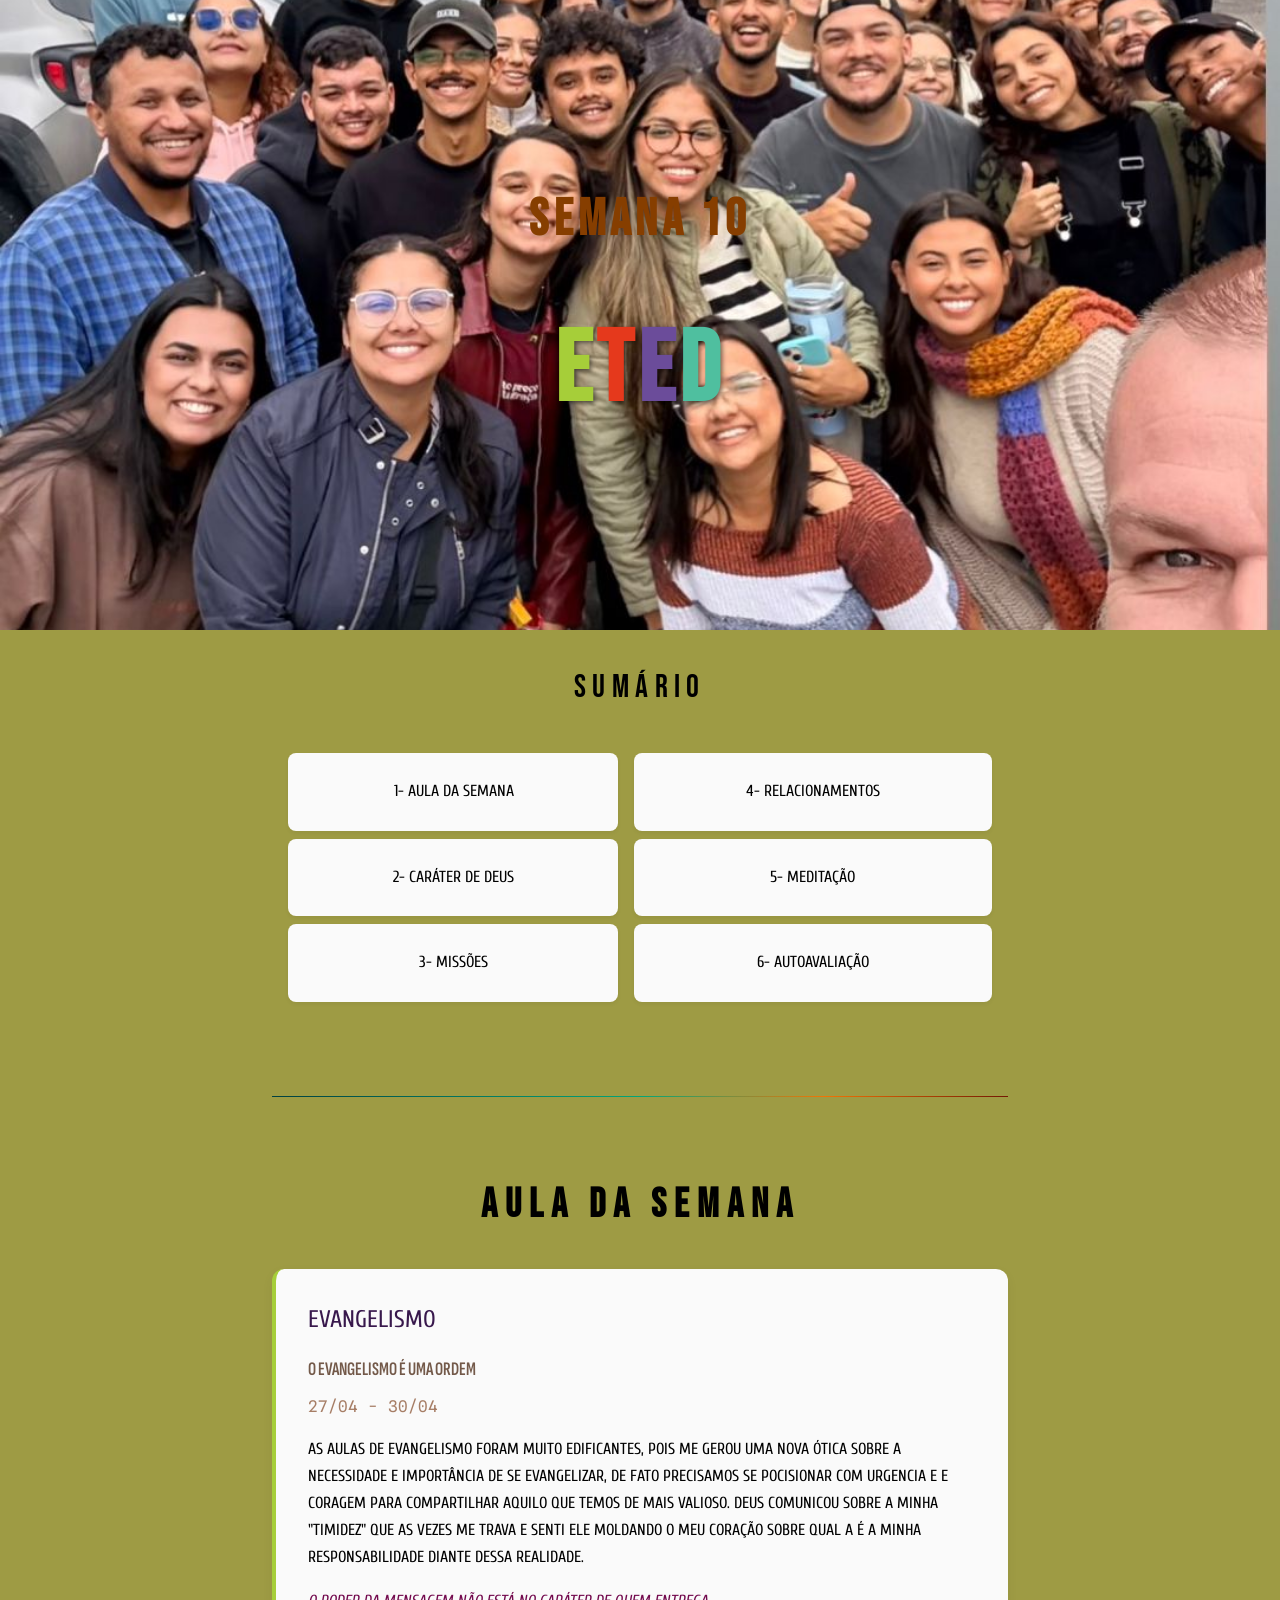
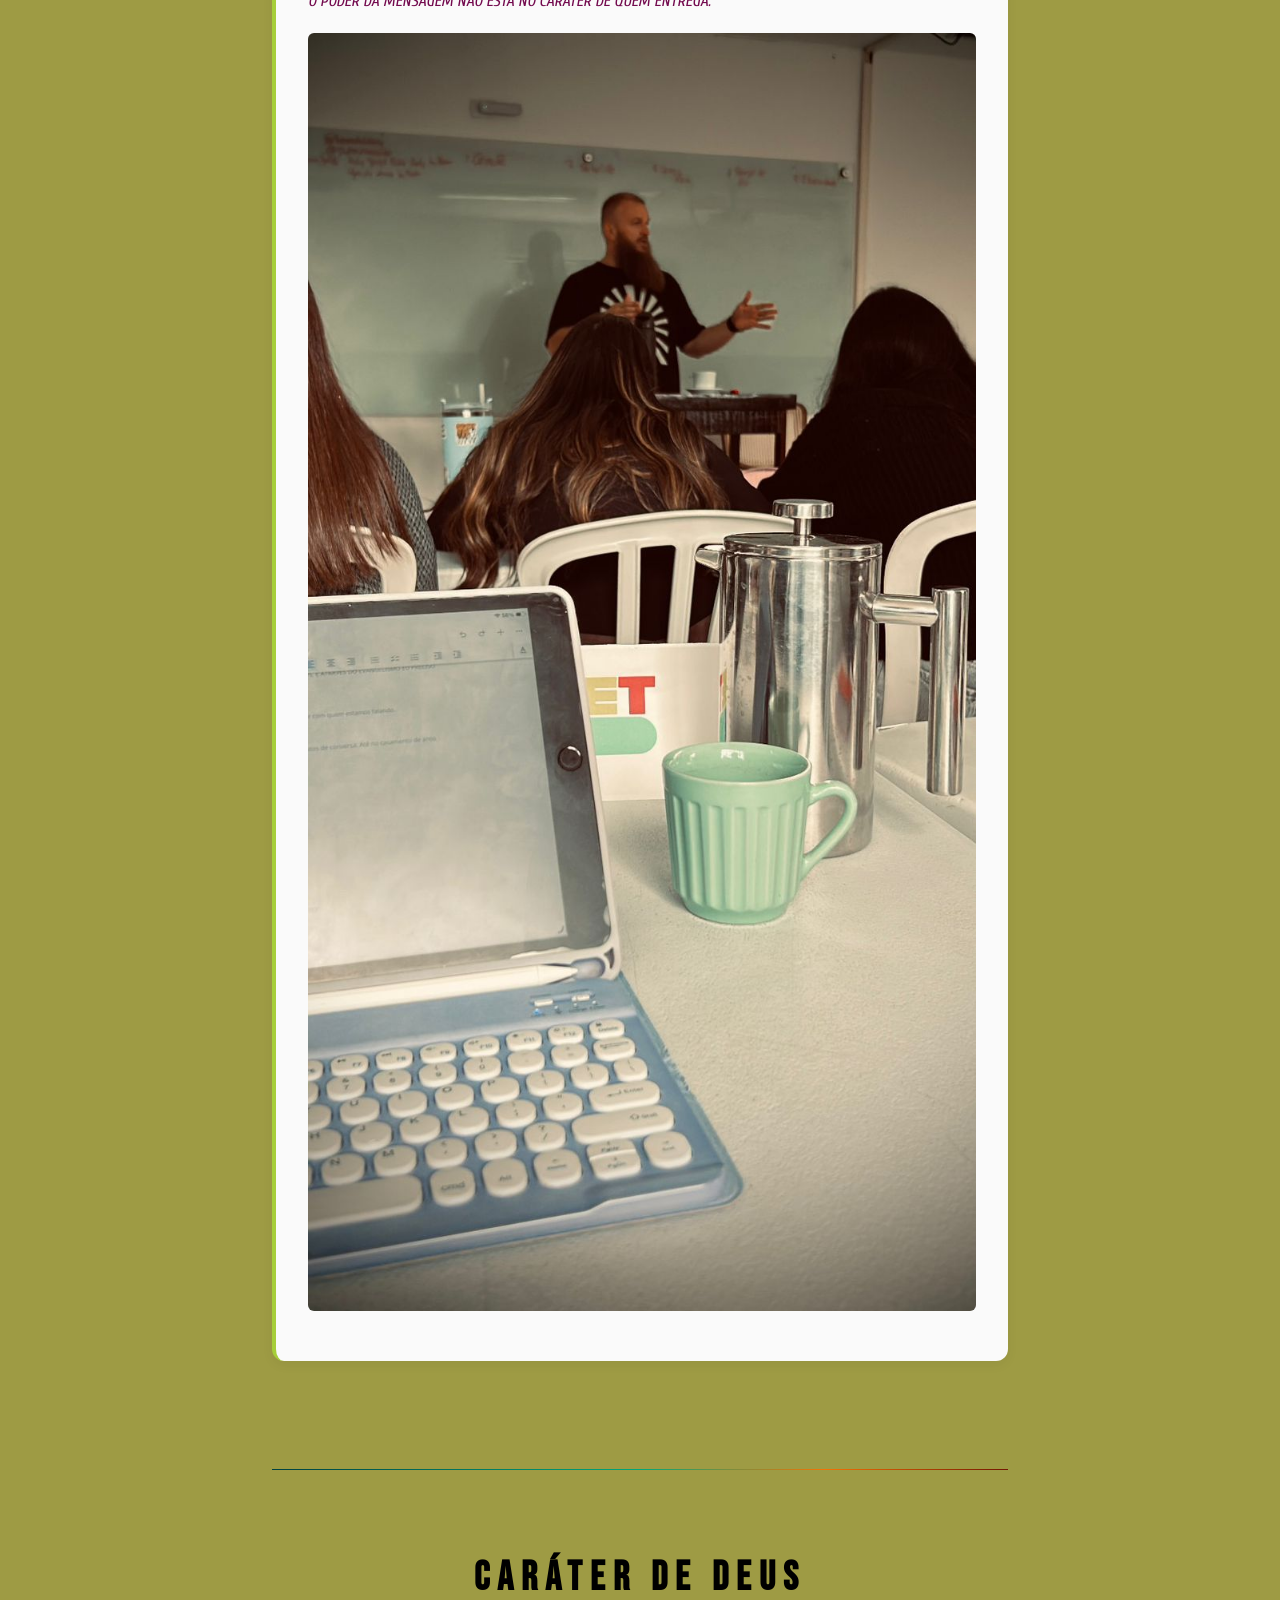
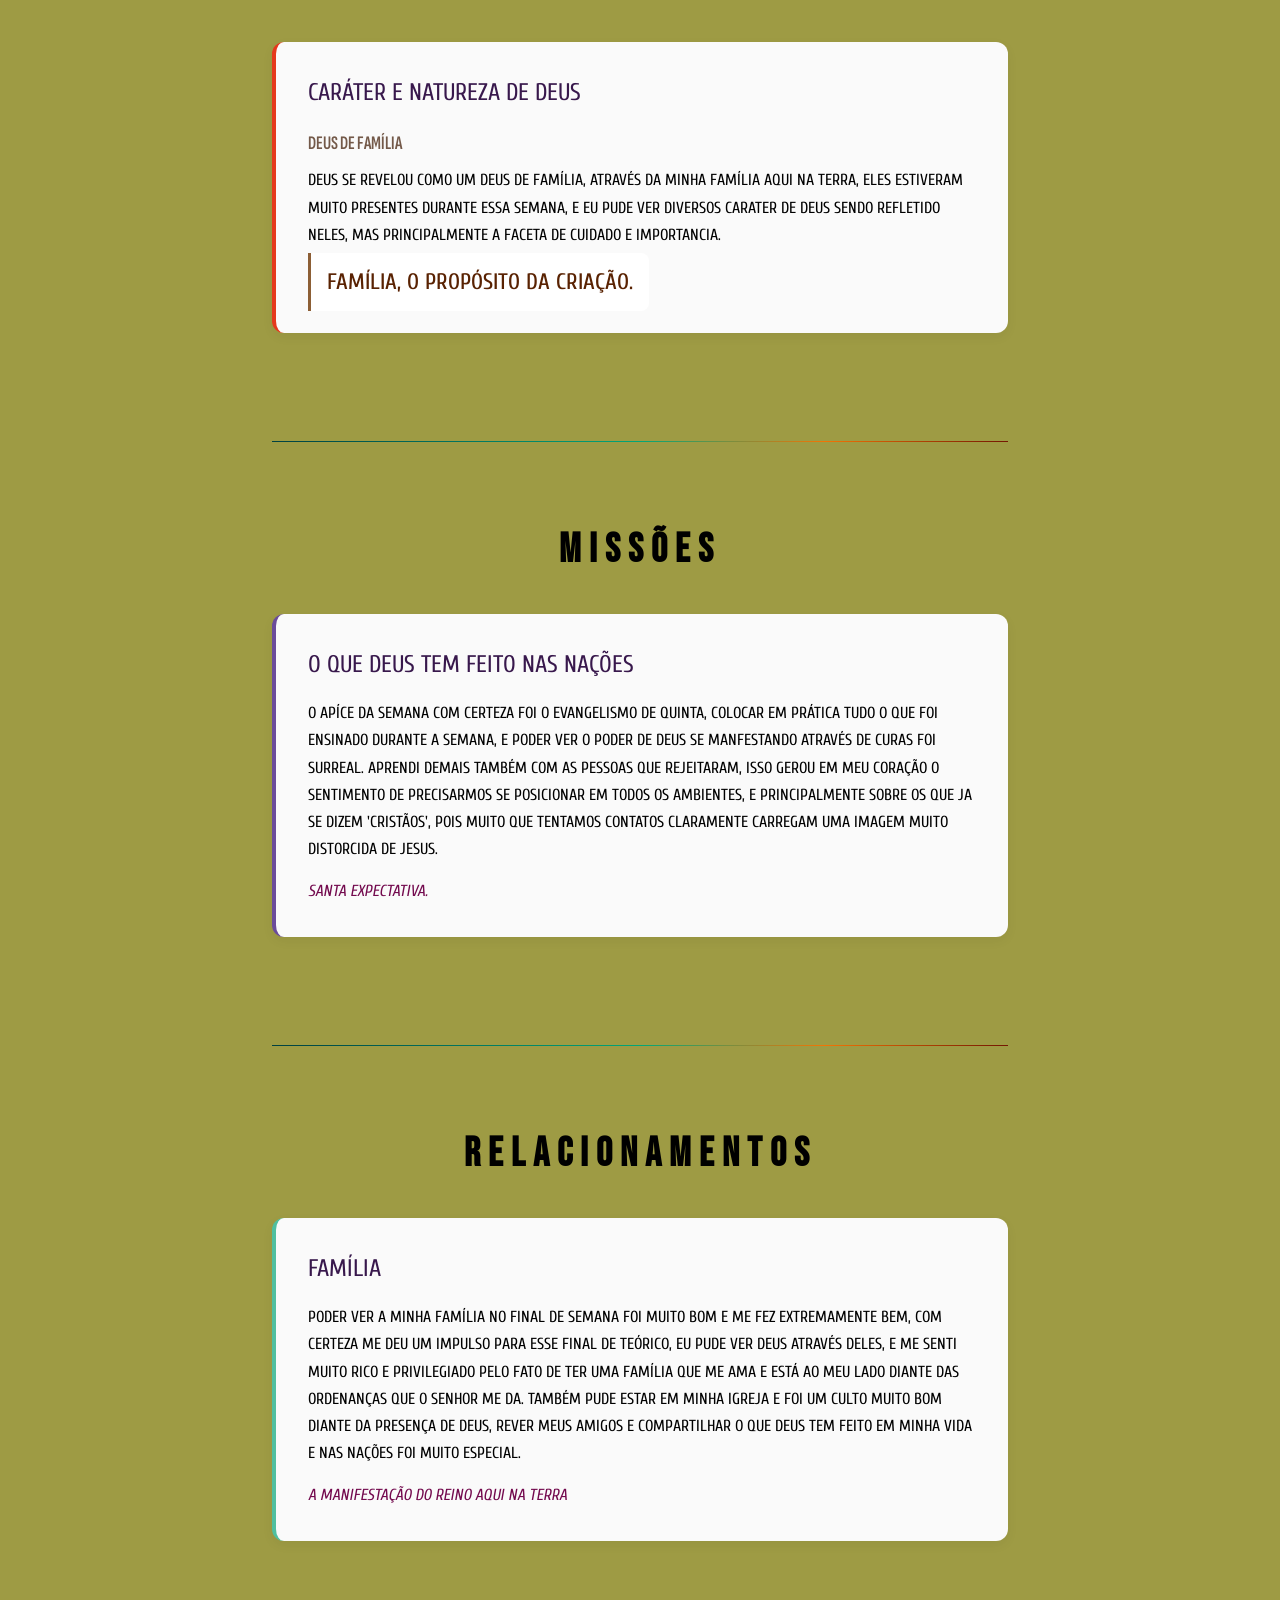
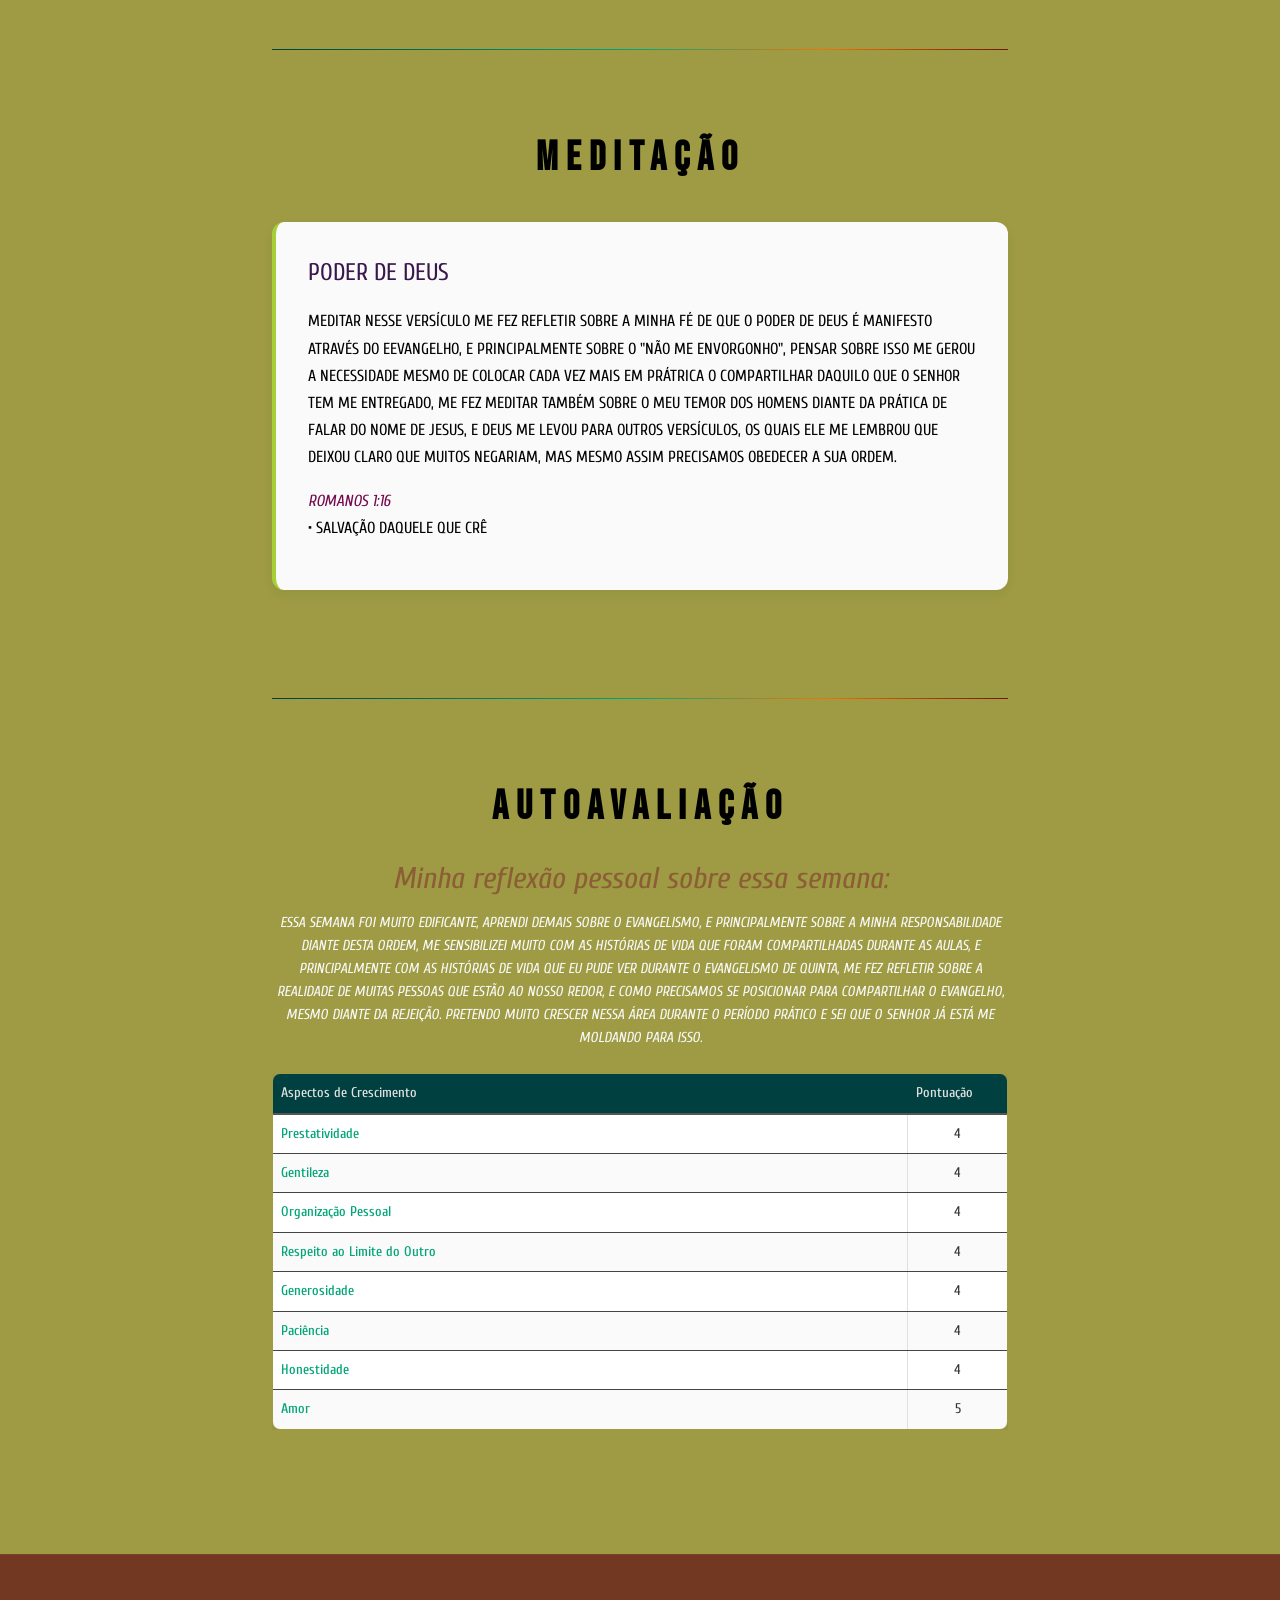
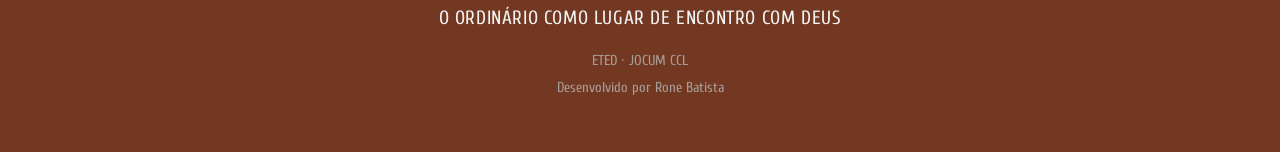
<file: semana10.html>
<!DOCTYPE html>
<html lang="pt-BR">

<head>
    <meta charset="UTF-8" />
    <meta name="viewport" content="width=device-width, initial-scale=1.0" />
    <title>SEMANARIO 10</title>
    <link rel="stylesheet" href="style.css">
    <link rel="stylesheet" href="style-semana10.css">
</head>

<body>

    <main>
        <!-- HERO -->
        <section class="hero">
            <h1 class="titulo">SEMANA 10</h1>
            <h1 class="eted">
                <span>E</span><span>T</span><span>E</span><span>D</span>
        </section>

        <section class="sumario">
            <h2>SUMÁRIO</h2>
            <table class="sumario-table">
                <tbody>
                    <tr>
                        <td><a href="#aula">1- AULA DA SEMANA</a></td>
                        <td><a href="#relacionamentos">4- RELACIONAMENTOS</a></td>
                    </tr>
                    <tr>
                        <td><a href="#carater">2- CARÁTER DE DEUS</a></td>
                        <td><a href="#meditacao">5- MEDITAÇÃO</a></td>
                    </tr>
                    <tr>
                        <td><a href="#missoes">3- MISSÕES</a></td>
                        <td><a href="#autoavaliacao">6- AUTOAVALIAÇÃO</a></td>
                    </tr>
                </tbody>
            </table>
        </section>

        <div class="divider"></div>

        <!-- AULA DA SEMANA -->
        <section id="aula" class="aula">
            <h2>AULA DA SEMANA</h2>

            <div class="card green">
                <h3>EVANGELISMO</h3>
                <h4>O EVANGELISMO É UMA ORDEM</h4>
                <h5>27/04 - 30/04</h5>
                <p>
                    AS AULAS DE EVANGELISMO FORAM MUITO EDIFICANTES, POIS ME GEROU UMA NOVA ÓTICA SOBRE A NECESSIDADE E
                    IMPORTÂNCIA DE SE EVANGELIZAR, DE FATO PRECISAMOS SE POCISIONAR COM URGENCIA E E CORAGEM PARA
                    COMPARTILHAR AQUILO QUE TEMOS DE MAIS VALIOSO. DEUS COMUNICOU SOBRE A MINHA "TIMIDEZ" QUE AS VEZES
                    ME TRAVA E SENTI ELE MOLDANDO O MEU CORAÇÃO SOBRE QUAL A É A MINHA RESPONSABILIDADE DIANTE DESSA
                    REALIDADE.
                </p>

                <p><em>O PODER DA MENSAGEM NÃO ESTÁ NO CARÁTER DE QUEM ENTREGA.</em></p>

                <div class="carousel">
                    <div class="carousel-images">
                        <img class="carousel-item" src="./img/WhatsApp Image 2026-05-06 at 22.19.01 (1).jpeg" alt="">
                    </div>
                </div>
            </div>

        </section>

        <div class="divider"></div>

        <section id="carater" class="carater">
            <h2>CARÁTER DE DEUS</h2>
            <div class="card red">
                <h3>CARÁTER E NATUREZA DE DEUS</h3>
                <h4>DEUS DE FAMÍLIA</h4>
                <p>
                    DEUS SE REVELOU COMO UM DEUS DE FAMÍLIA, ATRAVÉS DA MINHA FAMÍLIA AQUI NA TERRA, ELES ESTIVERAM
                    MUITO PRESENTES DURANTE ESSA SEMANA, E EU PUDE VER DIVERSOS CARATER DE DEUS SENDO REFLETIDO NELES,
                    MAS PRINCIPALMENTE A FACETA DE CUIDADO E IMPORTANCIA.
                </p>
                <span class="frases">FAMÍLIA, O PROPÓSITO DA CRIAÇÃO.</span>
            </div>
        </section>

        <div class="divider"></div>

        <section id="missoes" class="missoes">
            <h2>MISSÕES</h2>
            <div class="card purple">
                <h3>O QUE DEUS TEM FEITO NAS NAÇÕES</h3>
                <p>
                    O APÍCE DA SEMANA COM CERTEZA FOI O EVANGELISMO DE QUINTA, COLOCAR EM PRÁTICA TUDO O QUE FOI
                    ENSINADO DURANTE A SEMANA, E PODER VER O PODER DE DEUS SE MANFESTANDO ATRAVÉS DE CURAS FOI SURREAL.
                    APRENDI DEMAIS TAMBÉM COM AS PESSOAS QUE REJEITARAM, ISSO GEROU EM MEU CORAÇÃO O SENTIMENTO DE
                    PRECISARMOS SE POSICIONAR EM TODOS OS AMBIENTES, E PRINCIPALMENTE SOBRE OS QUE JA SE DIZEM
                    'CRISTÃOS', POIS MUITO QUE TENTAMOS CONTATOS CLARAMENTE CARREGAM UMA IMAGEM MUITO DISTORCIDA DE
                    JESUS.
                </p>

                <em>SANTA EXPECTATIVA.</em>
            </div>
        </section>

        <div class="divider"></div>

        <section id="relacionamentos" class="relacionamentos">
            <h2>RELACIONAMENTOS</h2>
            <div class="card teal">
                <h3>FAMÍLIA</h3>
                <p>
                    PODER VER A MINHA FAMÍLIA NO FINAL DE SEMANA FOI MUITO BOM E ME FEZ EXTREMAMENTE BEM, COM CERTEZA ME
                    DEU UM IMPULSO PARA ESSE
                    FINAL DE TEÓRICO, EU PUDE VER DEUS ATRAVÉS DELES, E ME SENTI MUITO RICO E PRIVILEGIADO PELO FATO DE
                    TER UMA FAMÍLIA QUE ME AMA E ESTÁ AO MEU LADO DIANTE DAS ORDENANÇAS QUE O SENHOR ME DA. TAMBÉM PUDE
                    ESTAR EM MINHA IGREJA E FOI UM CULTO MUITO BOM DIANTE DA PRESENÇA DE DEUS, REVER MEUS AMIGOS E
                    COMPARTILHAR O QUE DEUS TEM FEITO EM MINHA VIDA E NAS NAÇÕES FOI MUITO ESPECIAL.
                </p>

                <em>A MANIFESTAÇÃO DO REINO AQUI NA TERRA</em>
            </div>
        </section>

        <div class="divider"></div>

        <section id="meditacao" class="meditacao">
            <h2>MEDITAÇÃO</h2>
            <div class="card green">
                <h3>PODER DE DEUS</h3>
                <p>
                    MEDITAR NESSE VERSÍCULO ME FEZ REFLETIR SOBRE A MINHA FÉ DE QUE O PODER DE DEUS É MANIFESTO ATRAVÉS
                    DO EEVANGELHO, E PRINCIPALMENTE SOBRE O "NÃO ME ENVORGONHO", PENSAR SOBRE ISSO ME GEROU A
                    NECESSIDADE MESMO DE COLOCAR CADA VEZ MAIS EM PRÁTRICA O COMPARTILHAR DAQUILO QUE O SENHOR TEM ME
                    ENTREGADO, ME FEZ MEDITAR TAMBÉM SOBRE O MEU TEMOR DOS HOMENS DIANTE DA PRÁTICA DE FALAR DO NOME DE
                    JESUS, E DEUS ME LEVOU PARA OUTROS VERSÍCULOS, OS QUAIS ELE ME LEMBROU QUE DEIXOU CLARO QUE MUITOS
                    NEGARIAM, MAS MESMO ASSIM PRECISAMOS OBEDECER A SUA ORDEM.
                </p>
                <p>
                    <em>
                        ROMANOS 1:16
                    </em>
                    <br>
                    • SALVAÇÃO DAQUELE QUE CRÊ
                </p>
            </div>
        </section>

        <div class="divider"></div>

        <section id="autoavaliacao" class="autoavaliacao">
            <h2>AUTOAVALIAÇÃO</h2>
            <p class="sub">Minha reflexão pessoal sobre essa semana:</p>

            <p class="descricao">
                ESSA SEMANA FOI MUITO EDIFICANTE, APRENDI DEMAIS SOBRE O EVANGELISMO, E PRINCIPALMENTE SOBRE A MINHA
                RESPONSABILIDADE DIANTE DESTA ORDEM, ME SENSIBILIZEI MUITO COM AS HISTÓRIAS DE VIDA QUE FORAM
                COMPARTILHADAS DURANTE AS AULAS, E PRINCIPALMENTE COM AS HISTÓRIAS DE VIDA QUE EU PUDE VER DURANTE O
                EVANGELISMO DE QUINTA, ME FEZ REFLETIR SOBRE A REALIDADE DE MUITAS PESSOAS QUE ESTÃO AO NOSSO REDOR,
                E COMO PRECISAMOS SE POSICIONAR PARA COMPARTILHAR O EVANGELHO, MESMO DIANTE DA REJEIÇÃO. PRETENDO MUITO
                CRESCER NESSA ÁREA DURANTE O PERÍODO PRÁTICO E SEI QUE O SENHOR JÁ ESTÁ ME MOLDANDO PARA ISSO.
            </p>


            <div class="table-wrapper">
                <table class="tabela-avaliacao">
                    <thead>
                        <tr>
                            <th>Aspectos de Crescimento</th>
                            <th>Pontuação</th>
                        </tr>
                    </thead>
                    <tbody>
                        <tr>
                            <td>Prestatividade</td>
                            <td>4</td>
                        </tr>
                        <tr>
                            <td>Gentileza</td>
                            <td>4</td>
                        </tr>
                        <tr>
                            <td>Organização Pessoal</td>
                            <td>4</td>
                        </tr>
                        <tr>
                            <td>Respeito ao Limite do Outro</td>
                            <td>4</td>
                        </tr>
                        <tr>
                            <td>Generosidade</td>
                            <td>4</td>
                        </tr>
                        <tr>
                            <td>Paciência</td>
                            <td>4</td>
                        </tr>
                        <tr>
                            <td>Honestidade</td>
                            <td>4</td>
                        </tr>
                        <tr>
                            <td>Amor</td>
                            <td>5</td>
                        </tr>
                    </tbody>
                </table>
            </div>
        </section>
    </main>

    <footer>
        <h4>O ORDINÁRIO COMO LUGAR DE ENCONTRO COM DEUS</h4>
        <p>ETED · JOCUM CCL</p>
        <p>Desenvolvido por Rone Batista</p>
    </footer>

    <script src="script.js"></script>
</body>

</html>
</file>
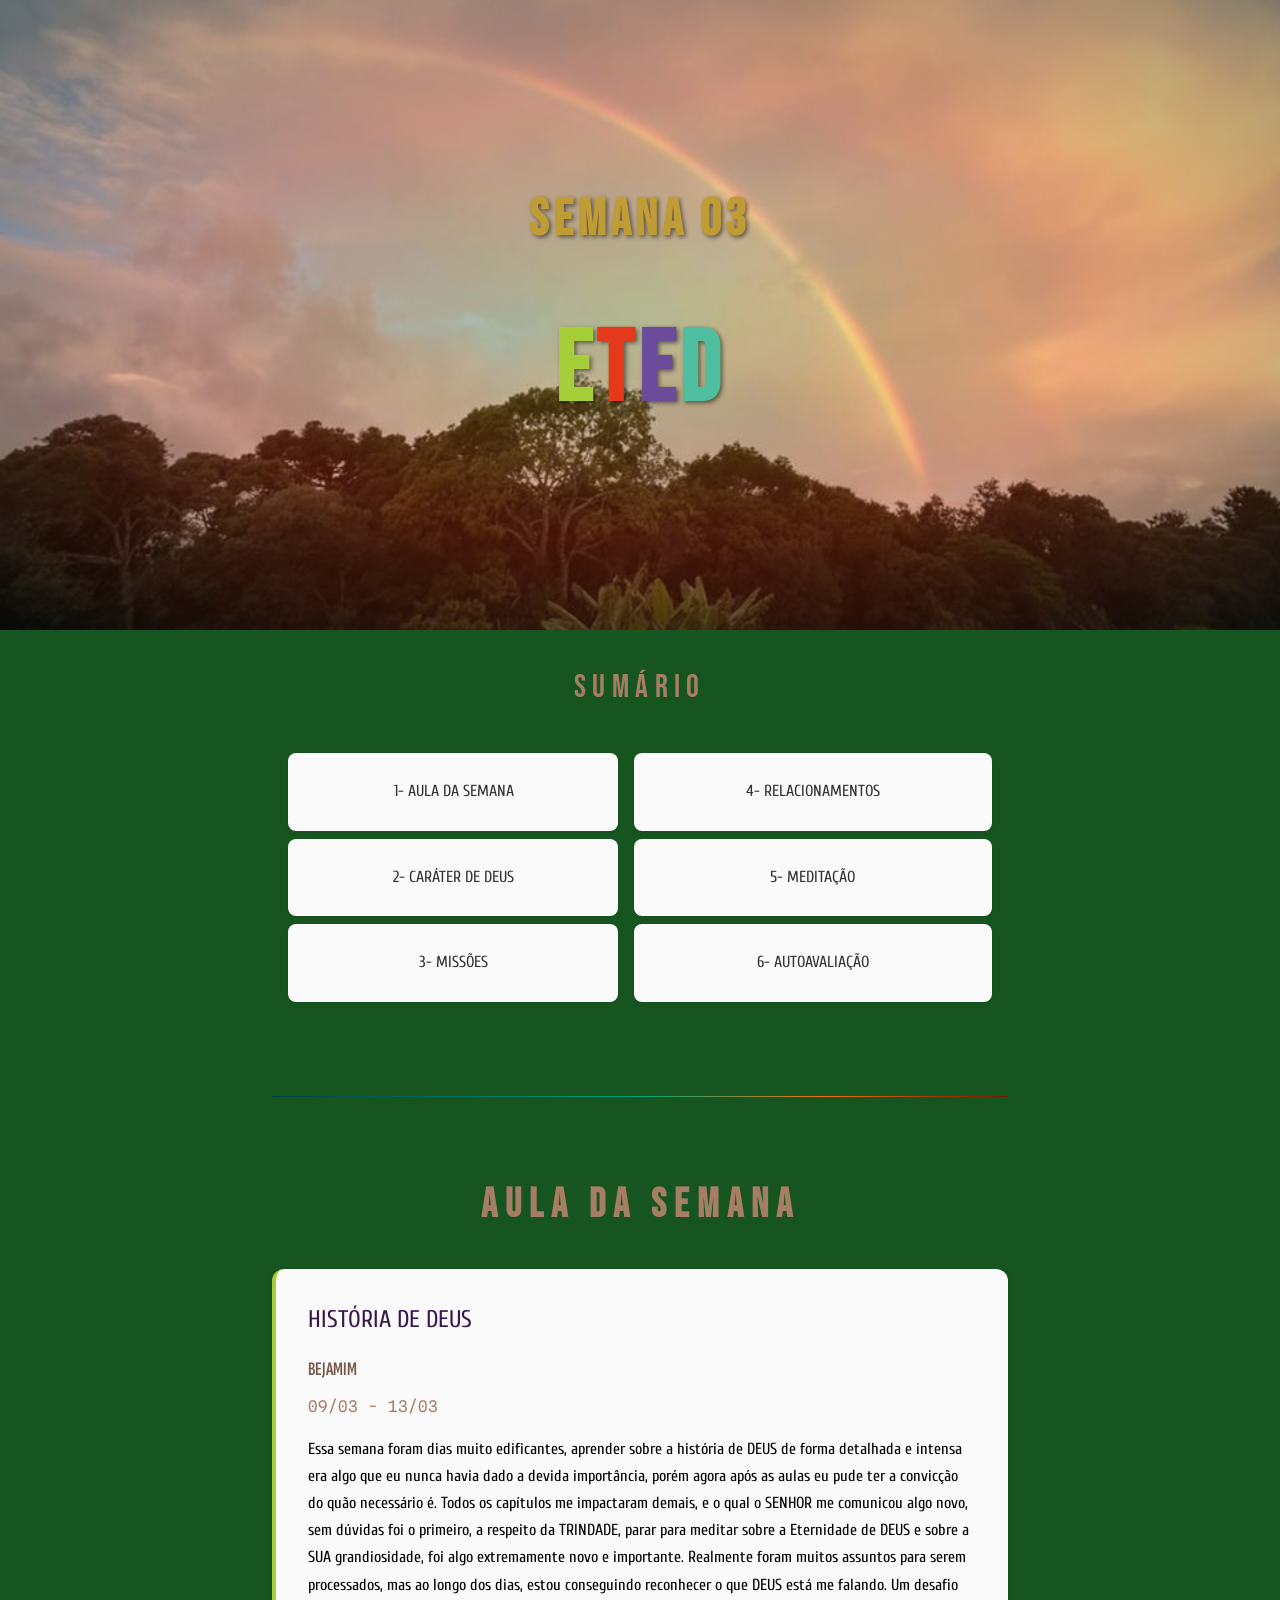
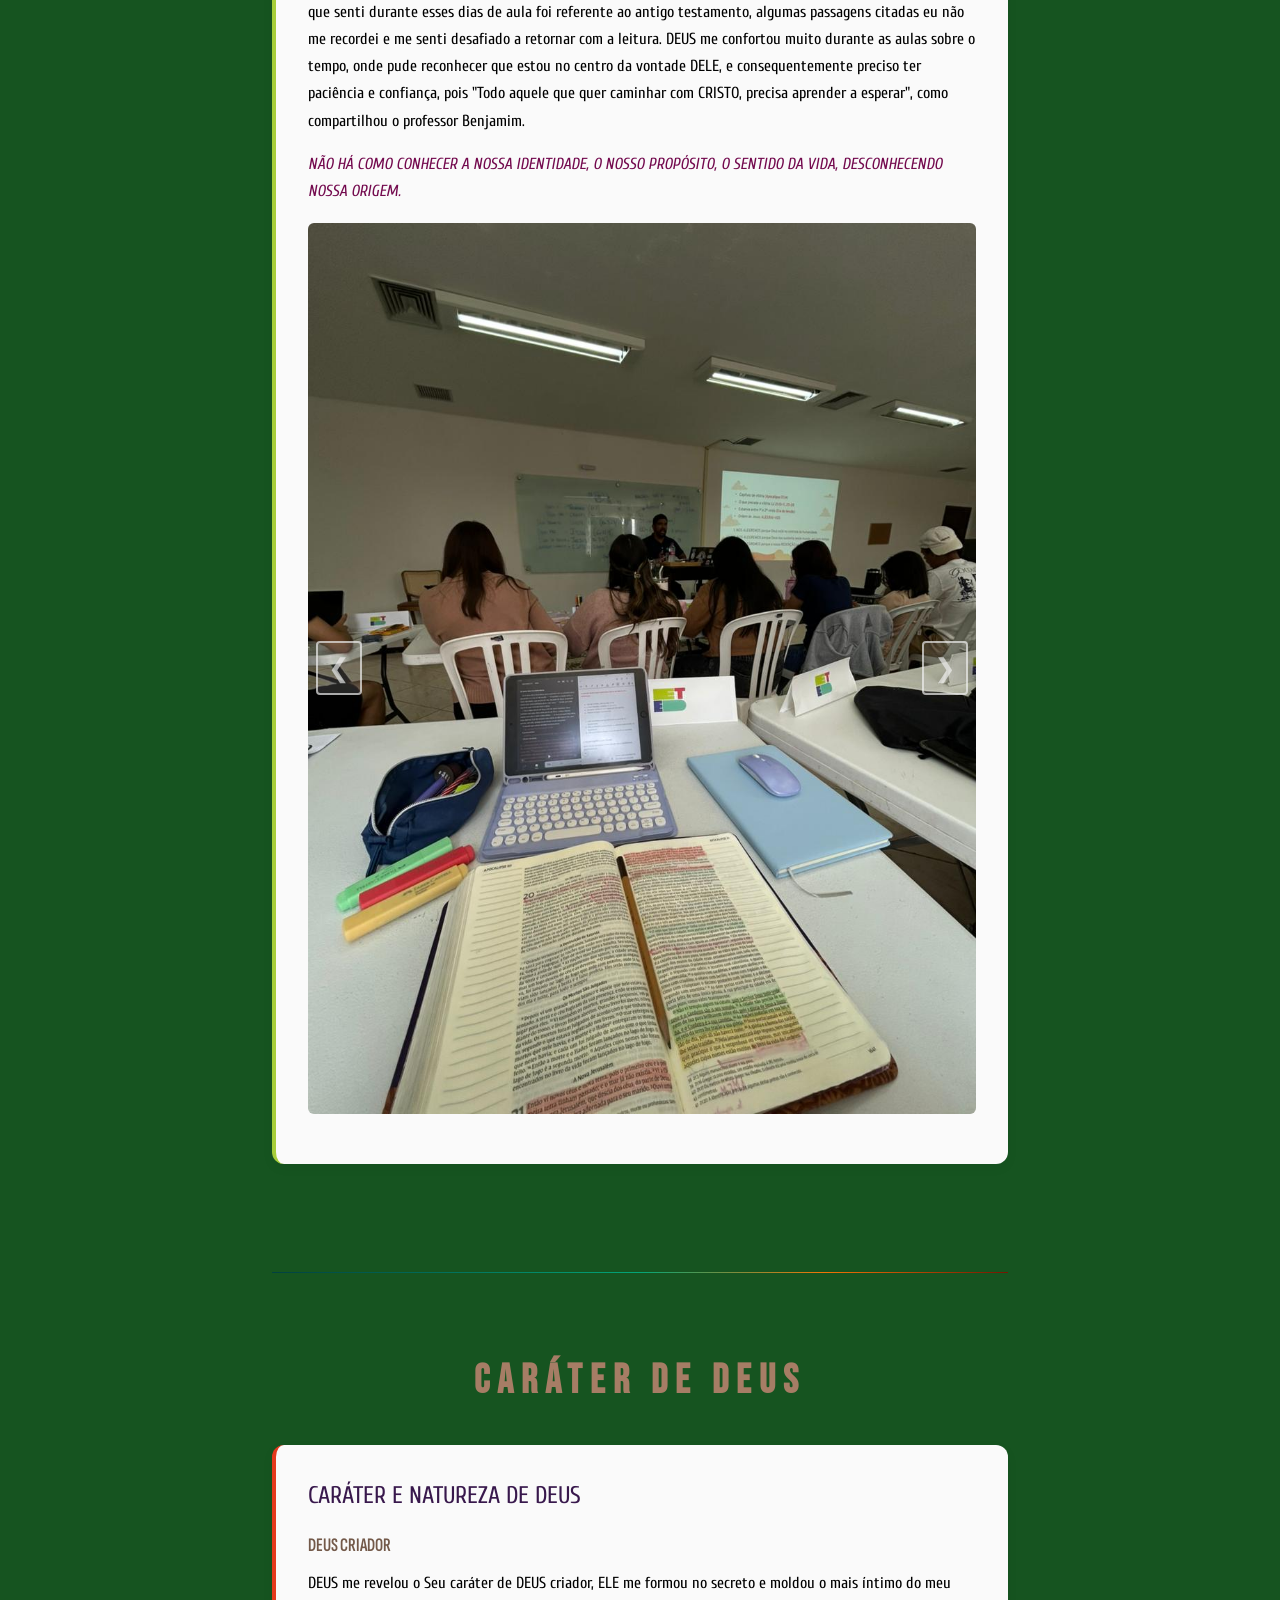
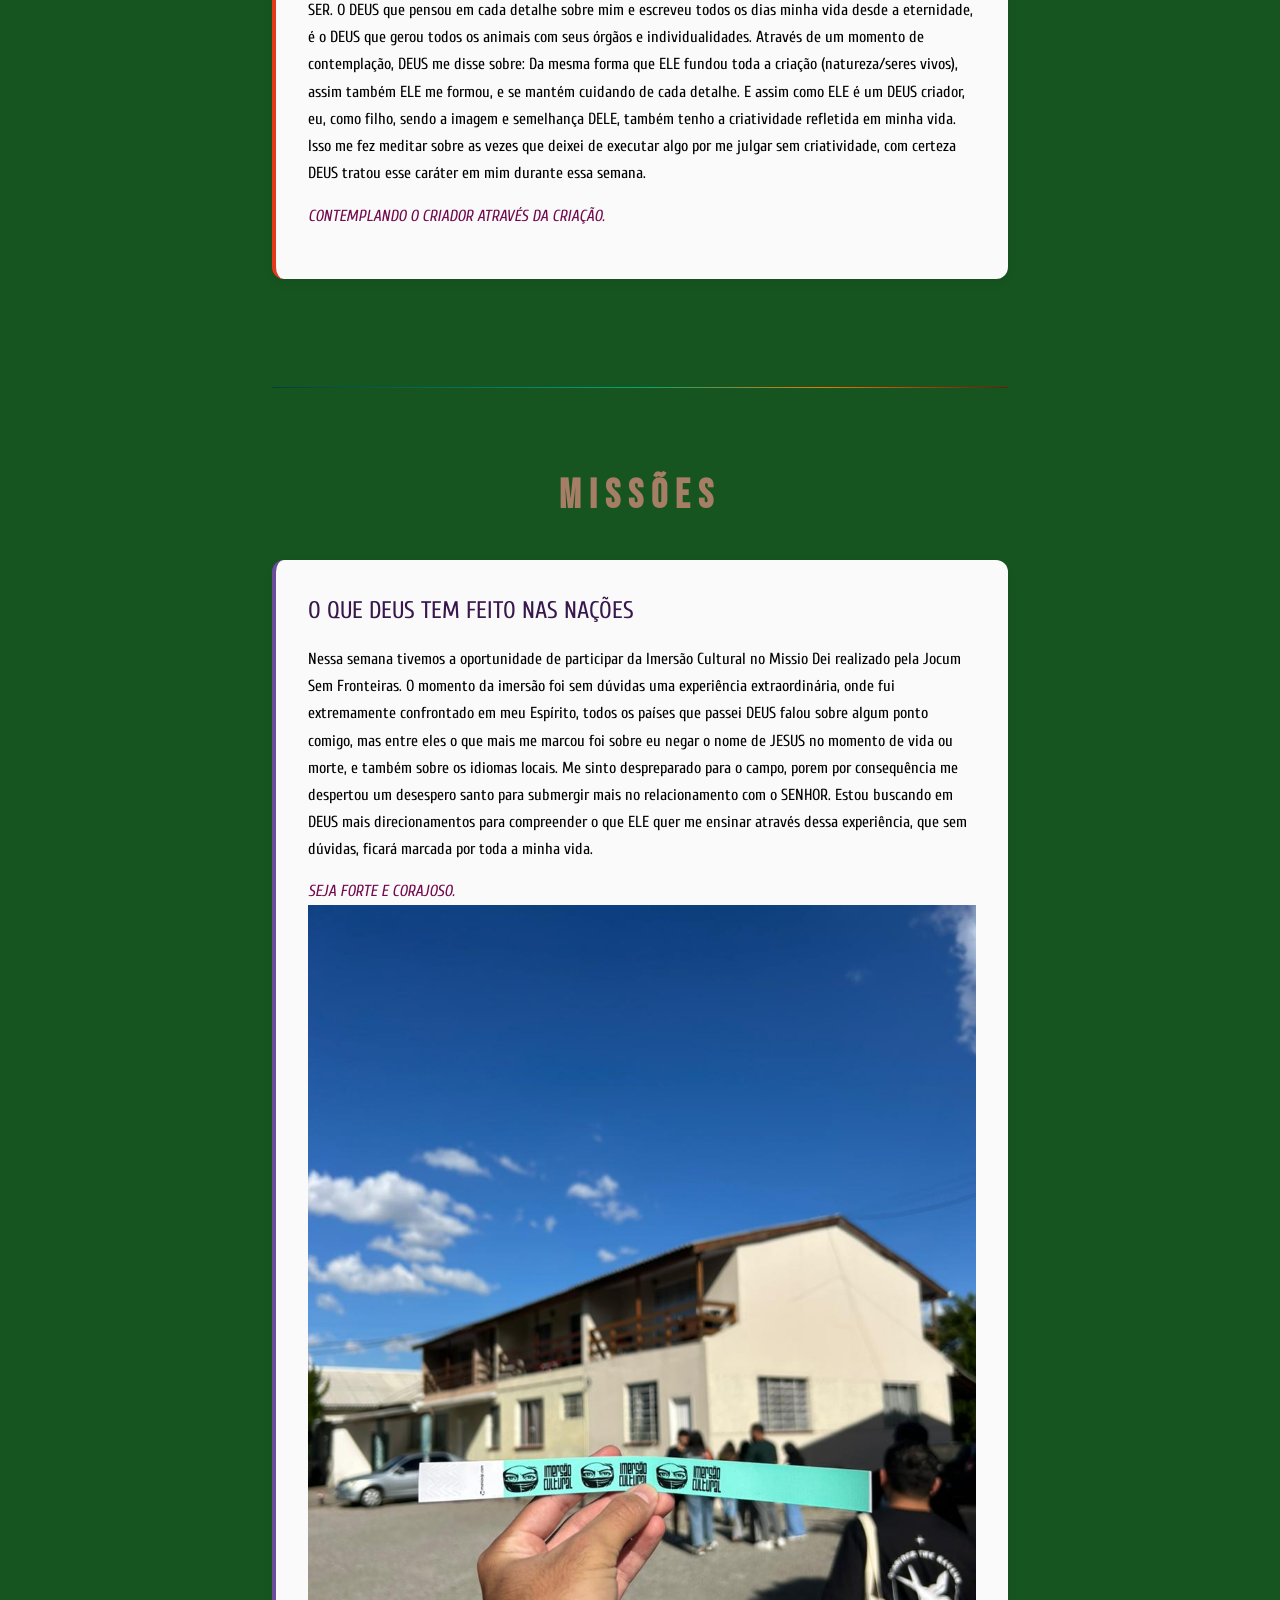
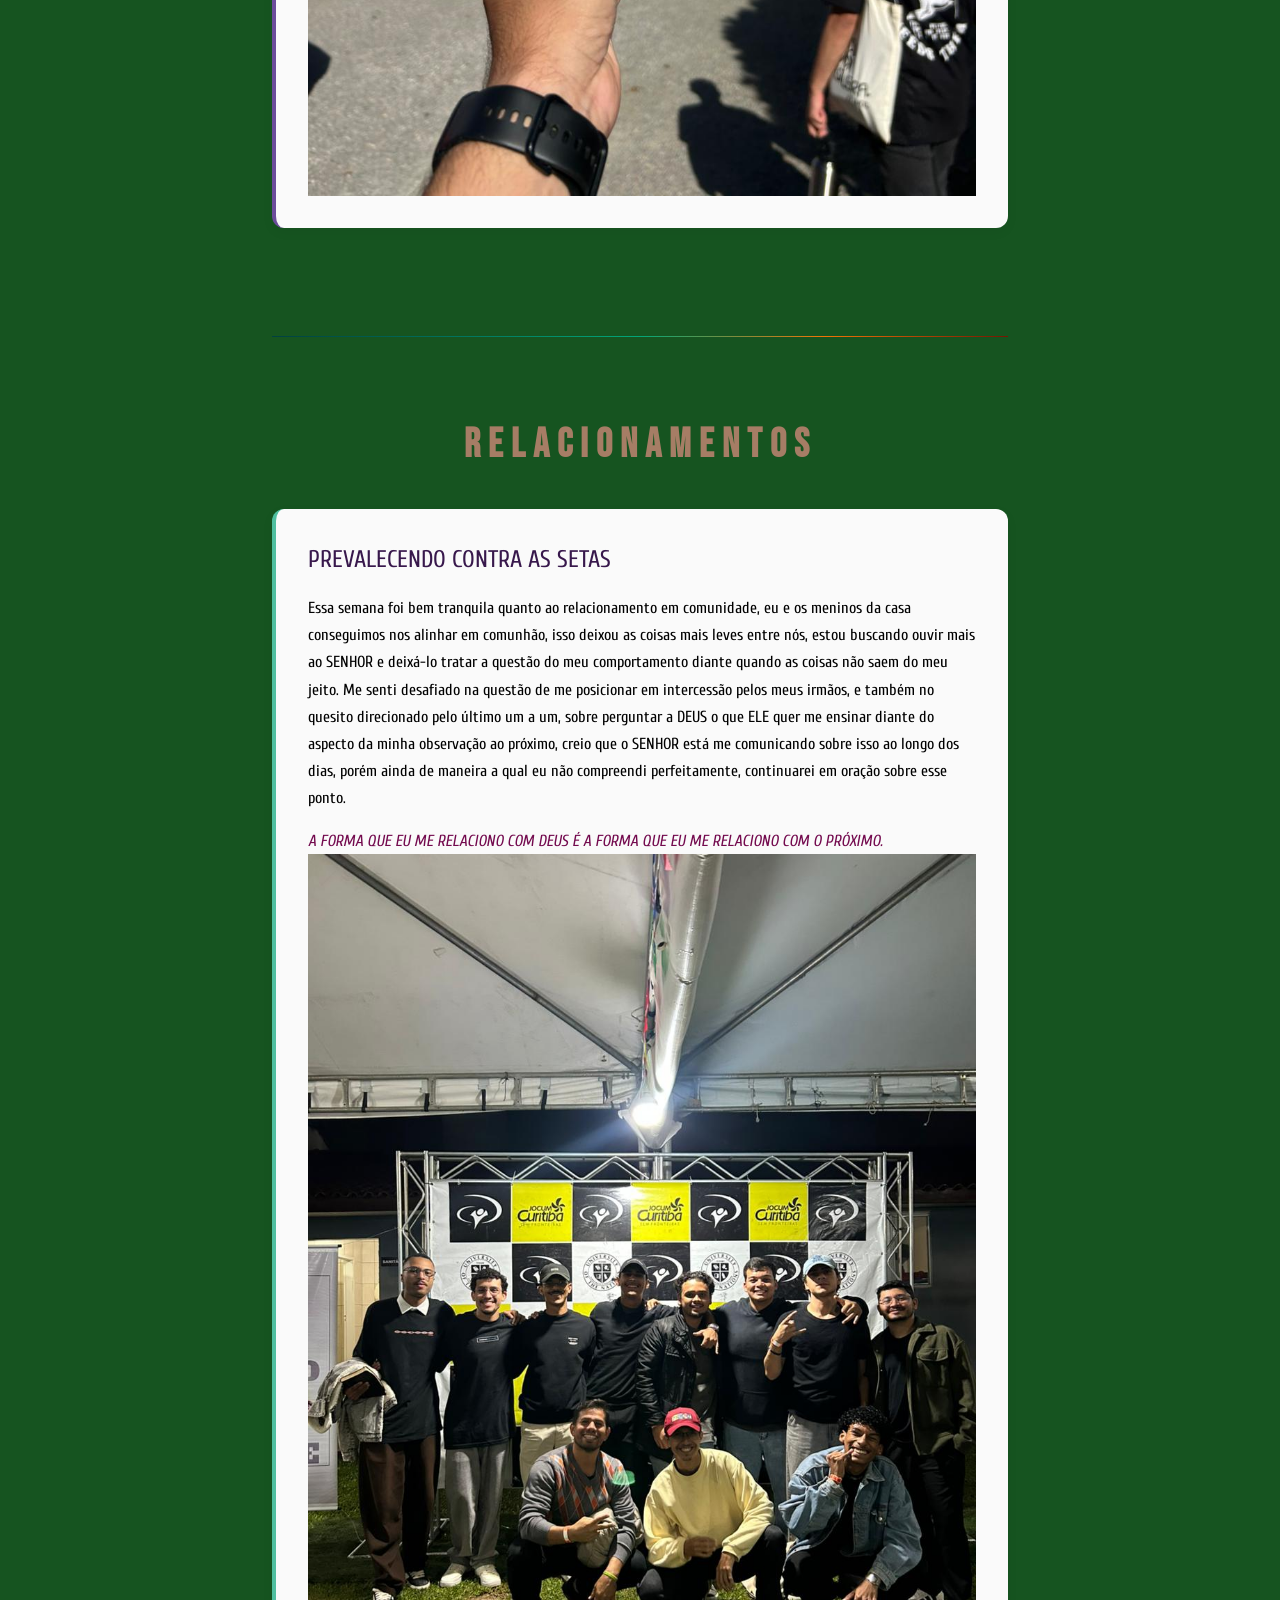
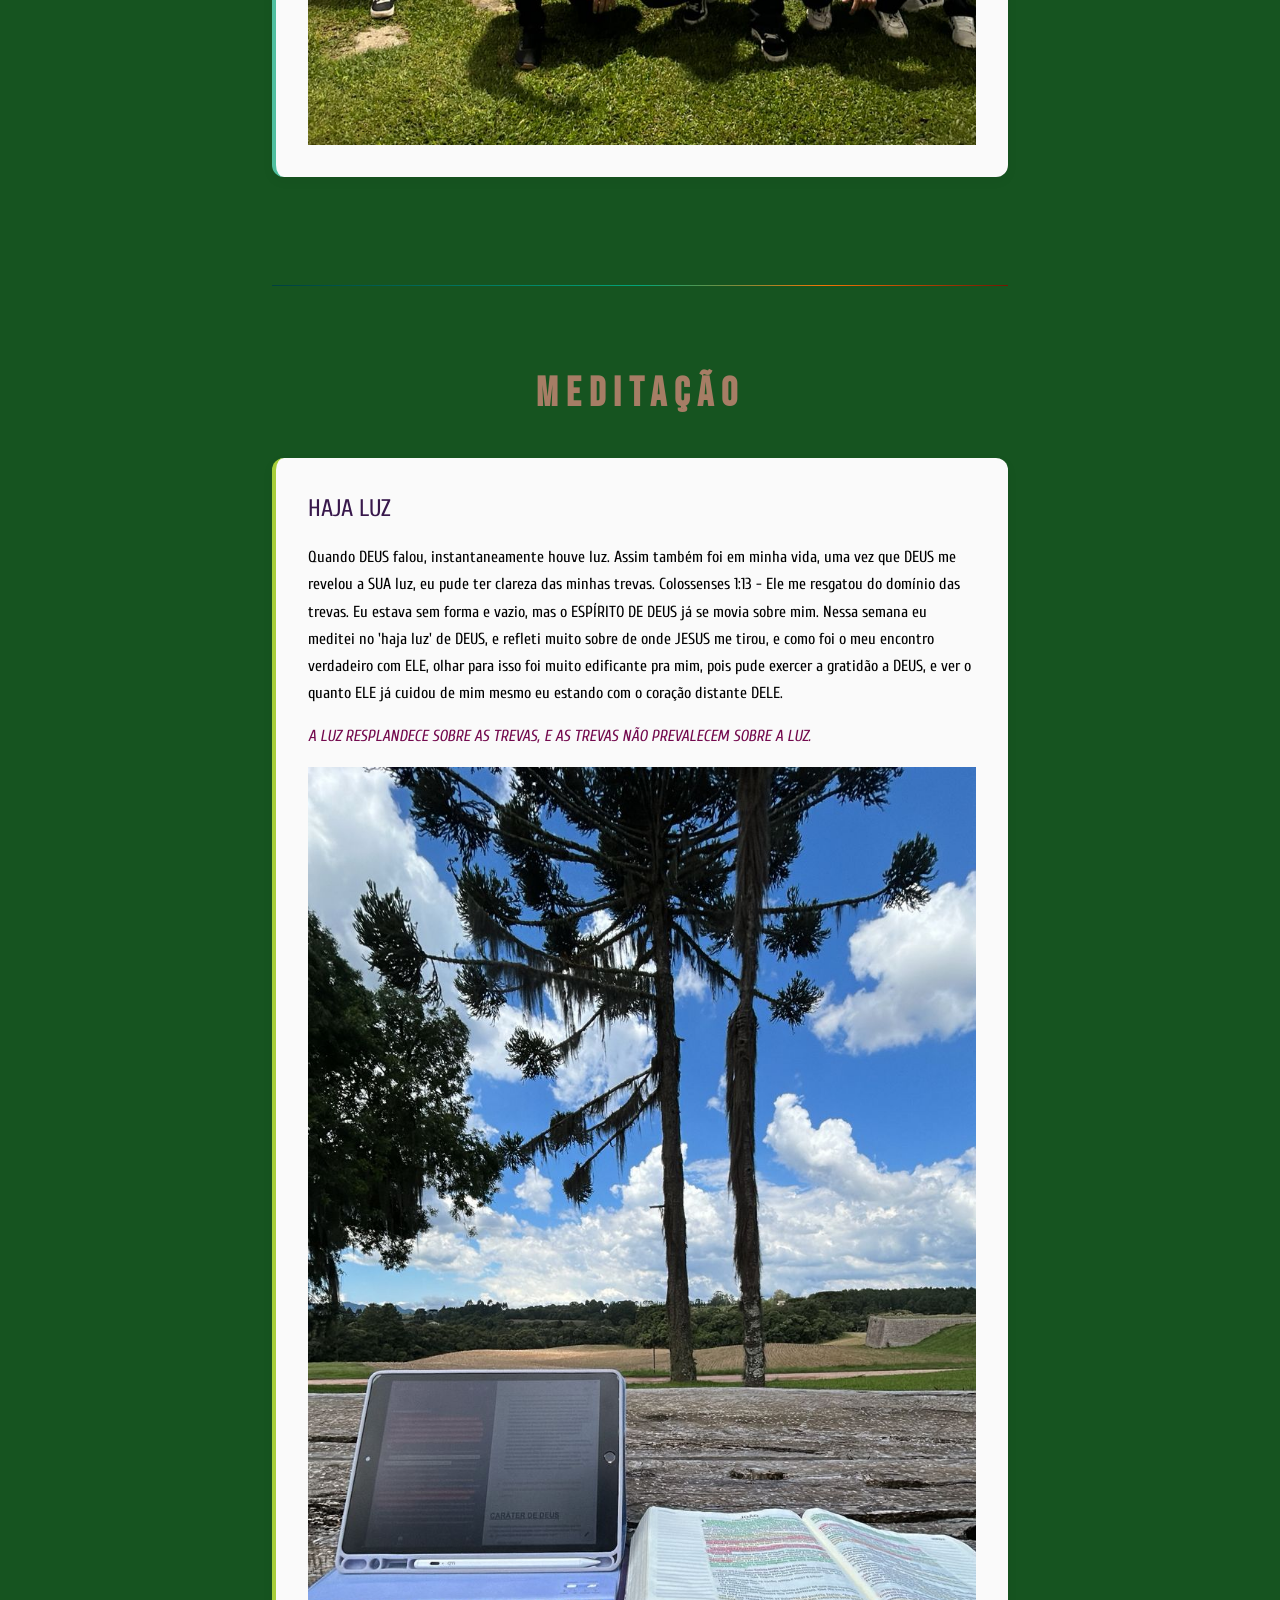
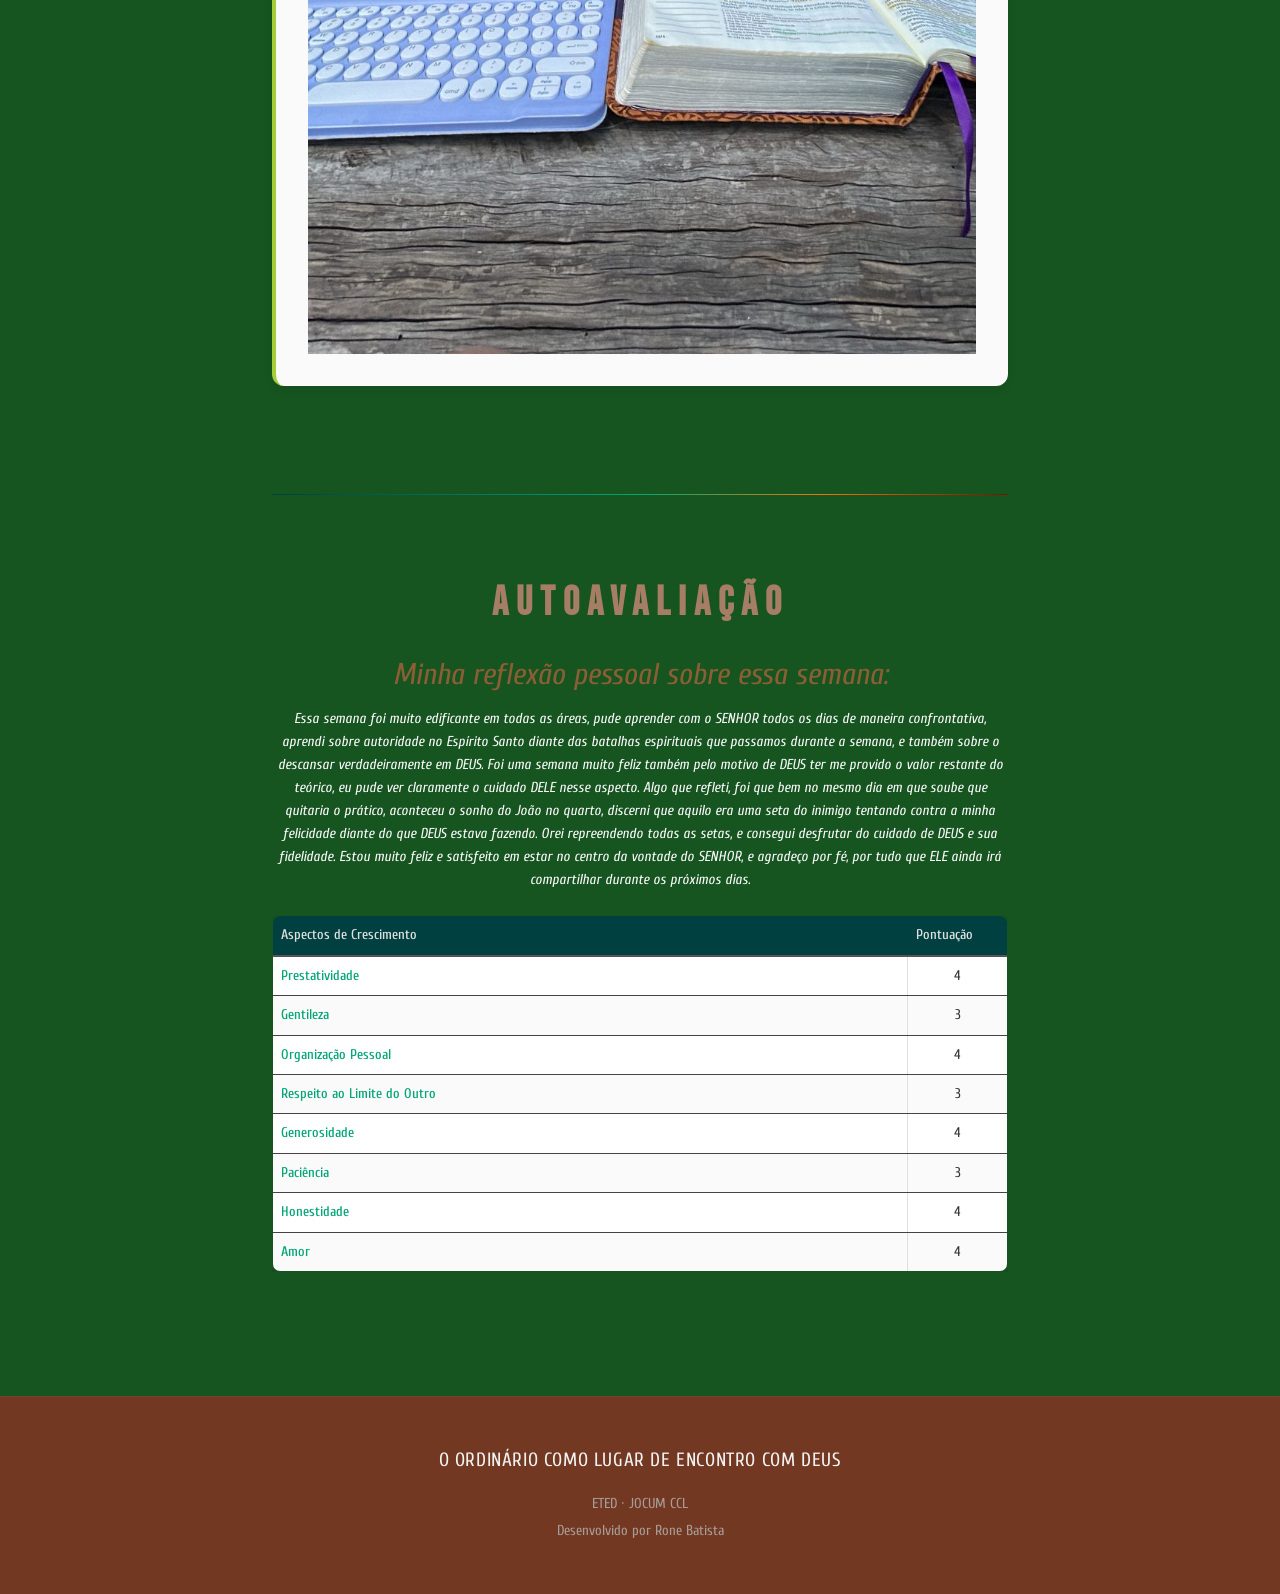
<file: semana3.html>
<!DOCTYPE html>
<html lang="pt-BR">

<head>
    <meta charset="UTF-8" />
    <meta name="viewport" content="width=device-width, initial-scale=1.0" />
    <title>SEMANARIO 03</title>
    <link rel="stylesheet" href="style.css">
    <link rel="stylesheet" href="style-semana3.css">
</head>

<body>

    <main>
        <!-- HERO -->
        <section class="hero">
            <h1 class="titulo">SEMANA 03</h1>
            <h1 class="eted">
                <span>E</span><span>T</span><span>E</span><span>D</span>
        </section>

        <section class="sumario">
            <h2>SUMÁRIO</h2>
            <table class="sumario-table">
                <tbody>
                    <tr>
                        <td><a href="#aula">1- AULA DA SEMANA</a></td>
                        <td><a href="#relacionamentos">4- RELACIONAMENTOS</a></td>
                    </tr>
                    <tr>
                        <td><a href="#carater">2- CARÁTER DE DEUS</a></td>
                        <td><a href="#meditacao">5- MEDITAÇÃO</a></td>
                    </tr>
                    <tr>
                        <td><a href="#missoes">3- MISSÕES</a></td>
                        <td><a href="#autoavaliacao">6- AUTOAVALIAÇÃO</a></td>
                    </tr>
                </tbody>
            </table>
        </section>

        <div class="divider"></div>

        <!-- AULA DA SEMANA -->
        <section id="aula" class="aula">
            <h2>AULA DA SEMANA</h2>

            <div class="card green">
                <h3>HISTÓRIA DE DEUS</h3>
                <h4>BEJAMIM</h4>
                <h5>09/03 - 13/03</h5>
                <p>
                    Essa semana foram dias muito edificantes, aprender sobre a história de DEUS de forma detalhada e
                    intensa era algo que eu nunca havia dado a devida importância, porém agora após as aulas eu pude ter
                    a convicção do quão necessário é. Todos os capítulos me impactaram demais, e o qual o SENHOR me
                    comunicou algo novo, sem dúvidas foi o primeiro, a respeito da TRINDADE, parar para meditar sobre a
                    Eternidade de DEUS e sobre a SUA grandiosidade, foi algo extremamente novo e importante. Realmente
                    foram muitos assuntos para serem processados, mas ao longo dos dias, estou conseguindo reconhecer o
                    que DEUS está me falando.
                    Um desafio que senti durante esses dias de aula foi referente ao antigo testamento, algumas
                    passagens citadas eu não me recordei e me senti desafiado a retornar com a leitura.
                    DEUS me confortou muito durante as aulas sobre o tempo, onde pude reconhecer que estou no centro da
                    vontade DELE, e consequentemente preciso ter paciência e confiança, pois "Todo aquele que quer
                    caminhar com CRISTO, precisa aprender a esperar", como compartilhou o professor Benjamim.
                </p>

                <p><em>NÃO HÁ COMO CONHECER A NOSSA IDENTIDADE, O NOSSO PROPÓSITO, O SENTIDO DA VIDA, DESCONHECENDO NOSSA ORIGEM.</em></p>

                <div class="carousel">
                    <div class="carousel-images">
                        <img class="carousel-item" src="./img/aula.jpeg" alt="Imagem da história de Deus">
                        <img class="carousel-item" src="./img/aula.jpeg" alt="Imagem da história de Deus - perspectiva 2">
                        <img class="carousel-item" src="./img/aula.jpeg" alt="Imagem da história de Deus - perspectiva 3">
                    </div>
                    <button class="prev">❮</button>
                    <button class="next">❯</button>
                </div>
            </div>

        </section>

        <div class="divider"></div>

        <section id="carater" class="carater">
            <h2>CARÁTER DE DEUS</h2>
            <div class="card red">
                <h3>CARÁTER E NATUREZA DE DEUS</h3>
                <h4>DEUS CRIADOR</h4>
                <p>
                    DEUS me revelou o Seu caráter de DEUS criador, ELE me formou no secreto e moldou o mais íntimo do
                    meu SER. O DEUS que pensou em cada detalhe sobre mim e escreveu todos os dias minha vida desde a
                    eternidade, é o DEUS que gerou todos os animais com seus órgãos e individualidades. Através de um
                    momento de contemplação, DEUS me disse sobre: Da mesma forma que ELE fundou toda a criação
                    (natureza/seres vivos), assim também ELE me formou, e se mantém cuidando de cada detalhe.
                    E assim como ELE é um DEUS criador, eu, como filho, sendo a imagem e semelhança DELE, também tenho a
                    criatividade refletida em minha vida. Isso me fez meditar sobre as vezes que deixei de executar algo
                    por me julgar sem criatividade, com certeza DEUS tratou esse caráter em mim durante essa semana.
                </p>
                <p><em>CONTEMPLANDO O CRIADOR ATRAVÉS DA CRIAÇÃO.</em></p>
            </div>
        </section>

        <div class="divider"></div>

        <section id="missoes" class="missoes">
            <h2>MISSÕES</h2>
            <div class="card purple">
                <h3>O QUE DEUS TEM FEITO NAS NAÇÕES</h3>
                <p>
                    Nessa semana tivemos a oportunidade de participar da Imersão Cultural no Missio Dei realizado pela
                    Jocum Sem Fronteiras. O momento da imersão foi sem dúvidas uma experiência extraordinária, onde fui
                    extremamente confrontado em meu Espírito, todos os países que passei DEUS falou sobre algum ponto
                    comigo, mas entre eles o que mais me marcou foi sobre eu negar o nome de JESUS no momento de vida ou
                    morte, e também sobre os idiomas locais. Me sinto despreparado para o campo, porem por consequência
                    me despertou um desespero santo para submergir mais no relacionamento com o SENHOR.
                    Estou buscando em DEUS mais direcionamentos para compreender o que ELE quer me ensinar através dessa
                    experiência, que sem dúvidas, ficará marcada por toda a minha vida.
                </p>

                <em>SEJA FORTE E CORAJOSO.</em>

                <img src="./img/missao.jpeg" alt="">
            </div>
        </section>

        <div class="divider"></div>

        <section id="relacionamentos" class="relacionamentos">
            <h2>RELACIONAMENTOS</h2>
            <div class="card teal">
                <h3>PREVALECENDO CONTRA AS SETAS</h3>
                <p>
                    Essa semana foi bem tranquila quanto ao relacionamento em comunidade, eu e os meninos da casa
                    conseguimos nos alinhar em comunhão, isso deixou as coisas mais leves entre nós, estou buscando
                    ouvir mais ao SENHOR e deixá-lo tratar a questão do meu comportamento diante quando as coisas não
                    saem do meu jeito.
                    Me senti desafiado na questão de me posicionar em intercessão pelos meus irmãos, e também no quesito
                    direcionado pelo último um a um, sobre perguntar a DEUS o que ELE quer me ensinar diante do aspecto
                    da minha observação ao próximo, creio que o SENHOR está me comunicando sobre isso ao longo dos dias,
                    porém ainda de maneira a qual eu não compreendi perfeitamente, continuarei em oração sobre esse
                    ponto.
                </p>

                <em>A FORMA QUE EU ME RELACIONO COM DEUS É A FORMA QUE EU ME RELACIONO COM O PRÓXIMO.</em>

                <img src="./img/relacionamento.jpeg" alt="">
            </div>
        </section>

        <div class="divider"></div>

        <section id="meditacao" class="meditacao">
            <h2>MEDITAÇÃO</h2>
            <div class="card green">
                <h3>HAJA LUZ</h3>
                <p>
                    Quando DEUS falou, instantaneamente houve luz. Assim também foi em minha vida, uma vez que DEUS me
                    revelou a SUA luz, eu pude ter clareza das minhas trevas.
                    Colossenses 1:13 - Ele me resgatou do domínio das trevas. Eu estava sem forma e vazio, mas o
                    ESPÍRITO DE DEUS já se movia sobre mim.
                    Nessa semana eu meditei no 'haja luz' de DEUS, e refleti muito sobre de onde JESUS me tirou, e como
                    foi o meu encontro verdadeiro com ELE, olhar para isso foi muito edificante pra mim, pois pude
                    exercer a gratidão a DEUS, e ver o quanto ELE já cuidou de mim mesmo eu estando com o coração
                    distante DELE.
                </p>

                <p>
                    <em> A LUZ RESPLANDECE SOBRE AS TREVAS, E AS TREVAS NÃO PREVALECEM SOBRE A LUZ.</em>
                </p>
                <img src="./img/meditação.jpeg" alt="Meditação">
            </div>
        </section>

        <div class="divider"></div>

        <section id="autoavaliacao" class="autoavaliacao">
            <h2>AUTOAVALIAÇÃO</h2>
            <p class="sub">Minha reflexão pessoal sobre essa semana:</p>

            <p class="descricao">
                Essa semana foi muito edificante em todas as áreas, pude aprender com o SENHOR todos os dias de maneira
                confrontativa, aprendi sobre autoridade no Espírito Santo diante das batalhas espirituais que passamos
                durante a semana, e também sobre o descansar verdadeiramente em DEUS. Foi uma semana muito feliz também
                pelo motivo de DEUS ter me provido o valor restante do teórico, eu pude ver claramente o cuidado DELE
                nesse aspecto. Algo que refleti, foi que bem no mesmo dia em que soube que quitaria o prático, aconteceu
                o sonho do João no quarto, discerni que aquilo era uma seta do inimigo tentando contra a minha
                felicidade diante do que DEUS estava fazendo. Orei repreendendo todas as setas, e consegui desfrutar do
                cuidado de DEUS e sua fidelidade.
                Estou muito feliz e satisfeito em estar no centro da vontade do SENHOR, e agradeço por fé, por tudo que
                ELE ainda irá compartilhar durante os próximos dias.
            </p>


            <div class="table-wrapper">
                <table class="tabela-avaliacao">
                    <thead>
                        <tr>
                            <th>Aspectos de Crescimento</th>
                            <th>Pontuação</th>
                        </tr>
                    </thead>
                    <tbody>
                        <tr>
                            <td>Prestatividade</td>
                            <td>4</td>
                        </tr>
                        <tr>
                            <td>Gentileza</td>
                            <td>3</td>
                        </tr>
                        <tr>
                            <td>Organização Pessoal</td>
                            <td>4</td>
                        </tr>
                        <tr>
                            <td>Respeito ao Limite do Outro</td>
                            <td>3</td>
                        </tr>
                        <tr>
                            <td>Generosidade</td>
                            <td>4</td>
                        </tr>
                        <tr>
                            <td>Paciência</td>
                            <td>3</td>
                        </tr>
                        <tr>
                            <td>Honestidade</td>
                            <td>4</td>
                        </tr>
                        <tr>
                            <td>Amor</td>
                            <td>4</td>
                        </tr>
                    </tbody>
                </table>
            </div>
        </section>
    </main>

    <footer>
        <h4>O ORDINÁRIO COMO LUGAR DE ENCONTRO COM DEUS</h4>
        <p>ETED · JOCUM CCL</p>
        <p>Desenvolvido por Rone Batista</p>
    </footer>

    <script src="script.js"></script>
</body>

</html>
</file>
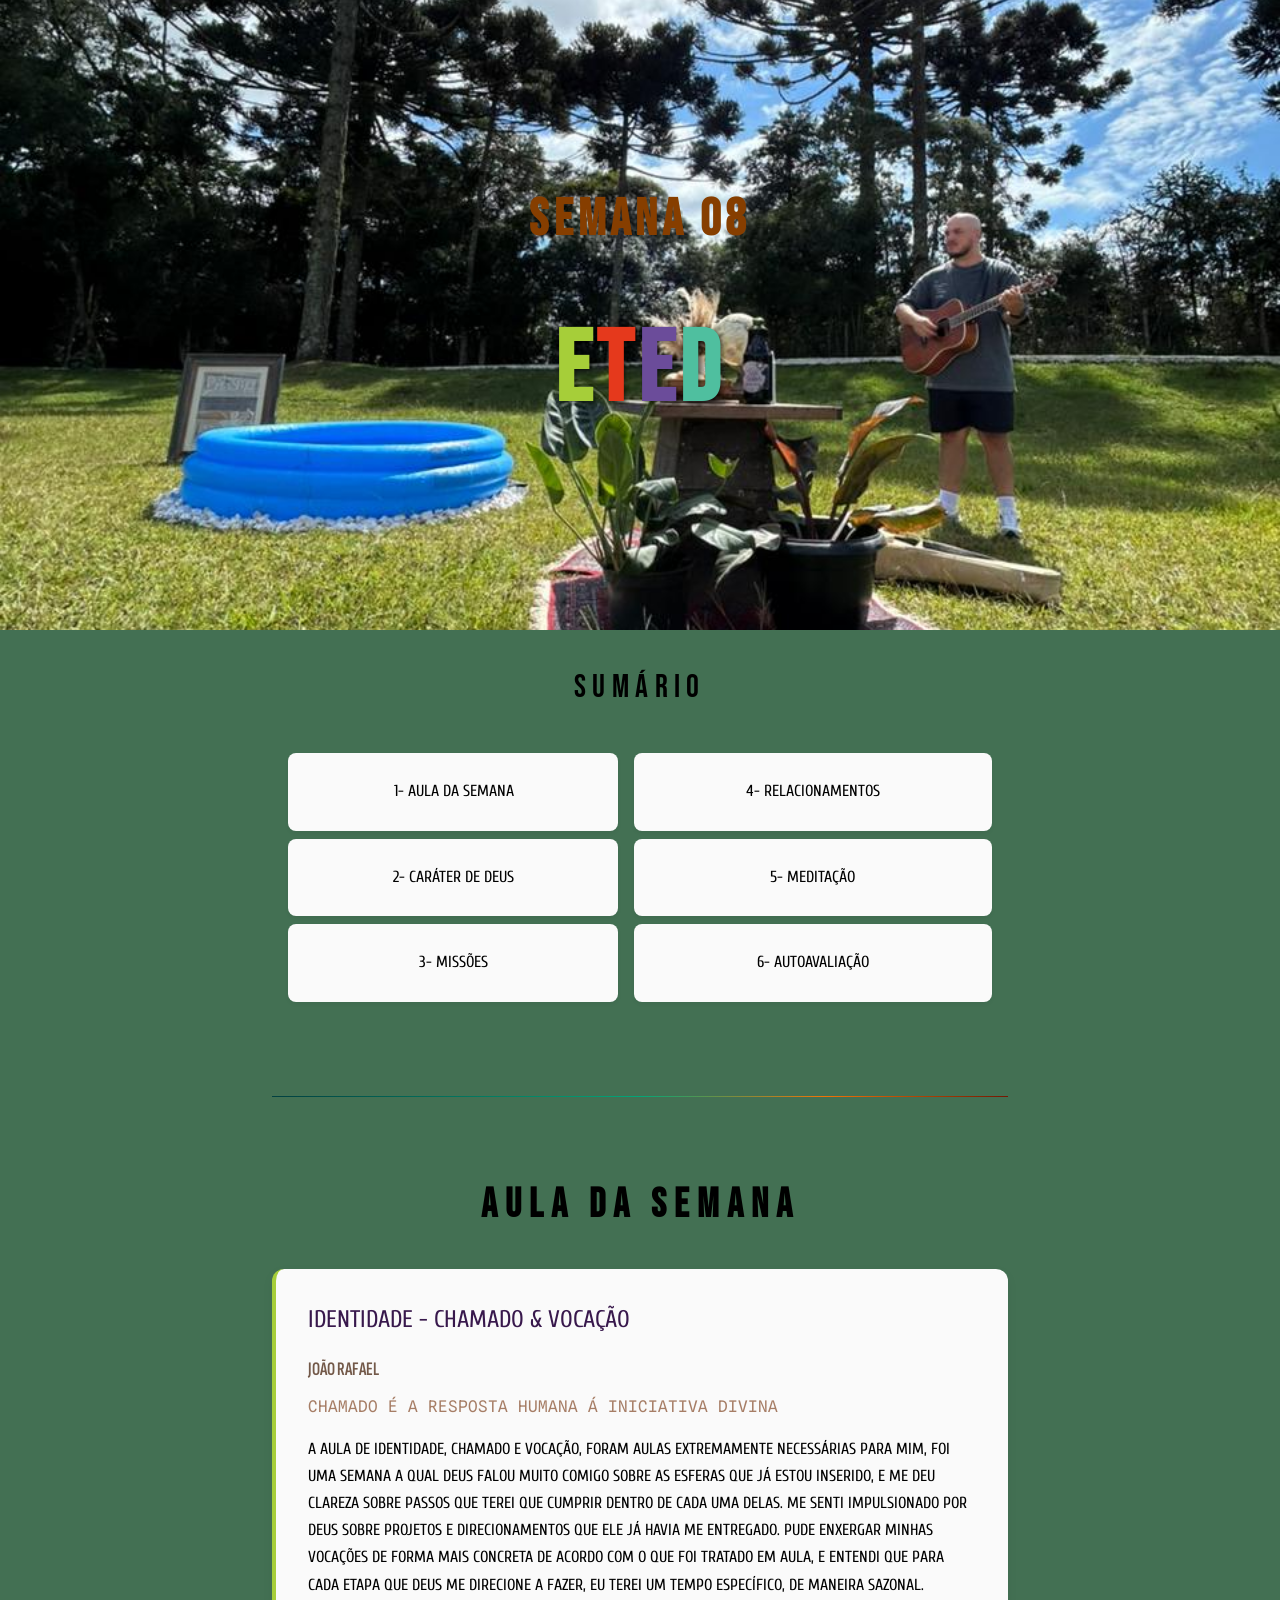
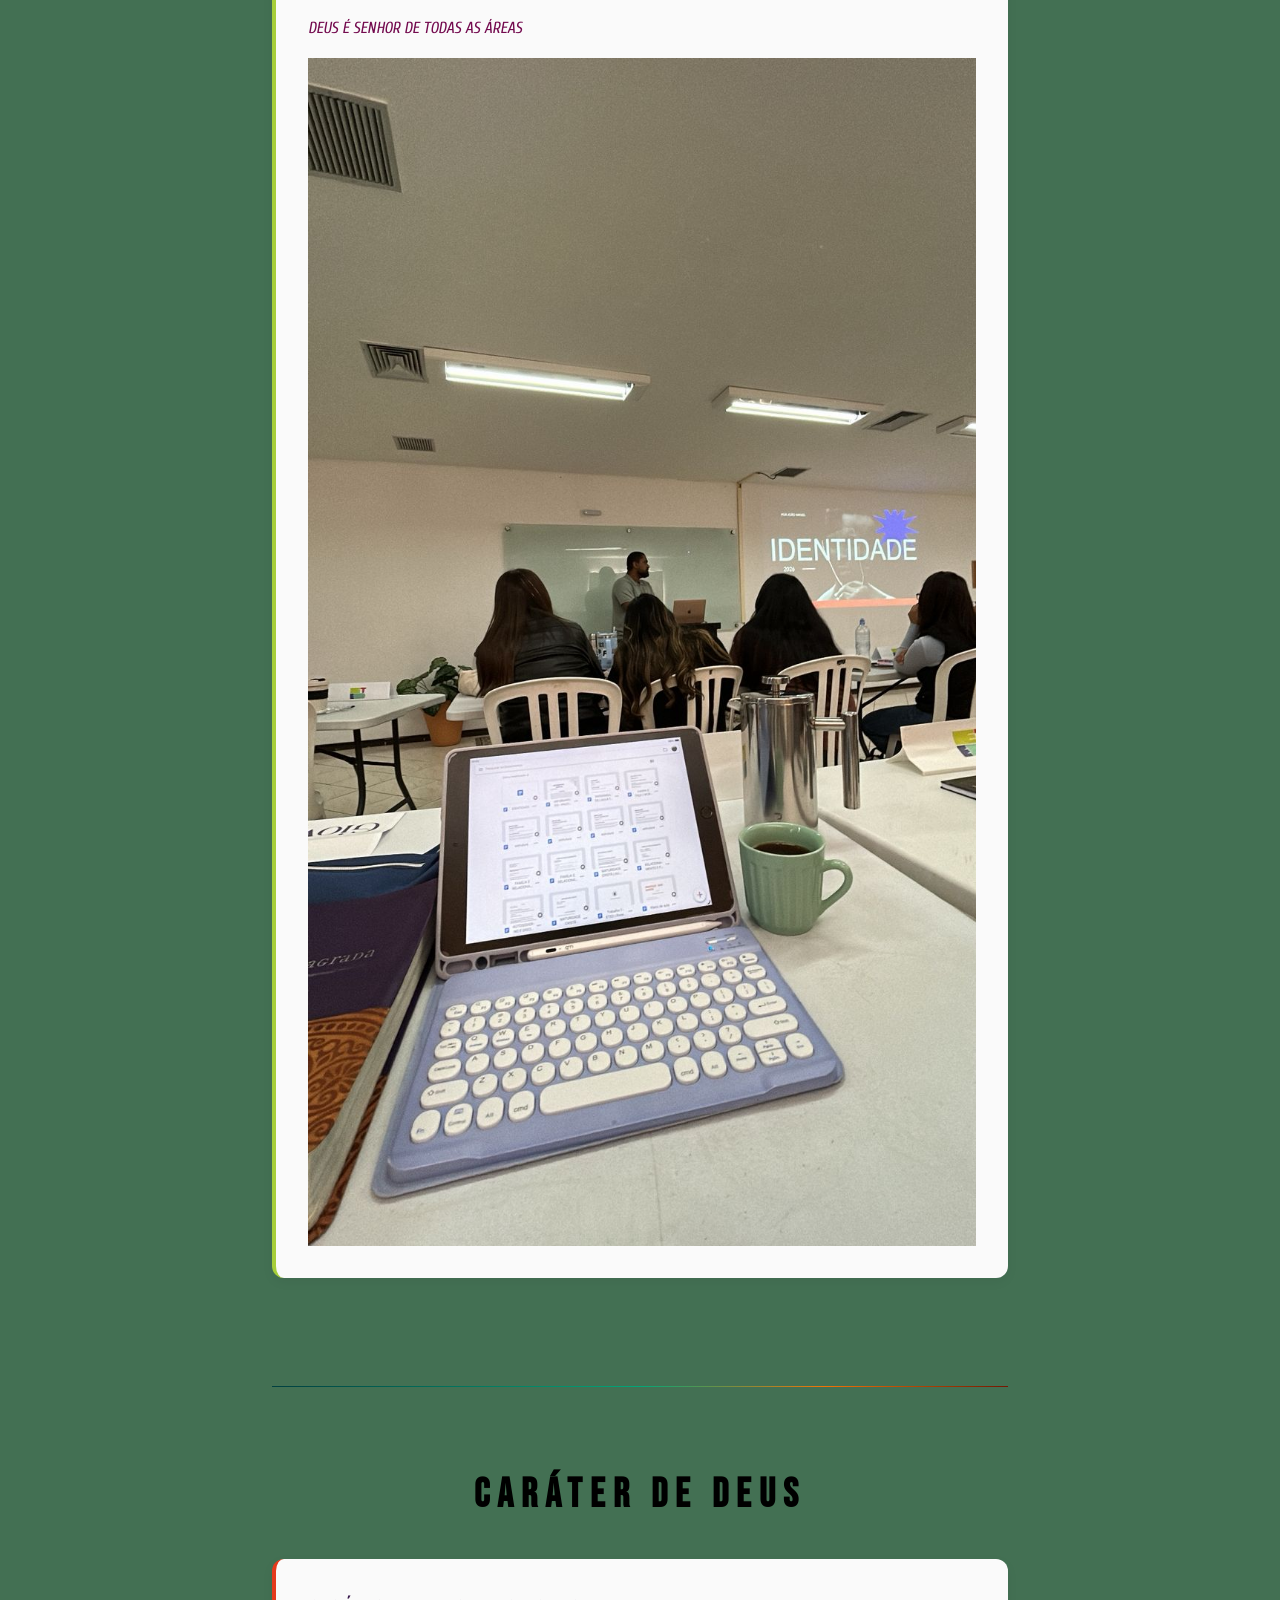
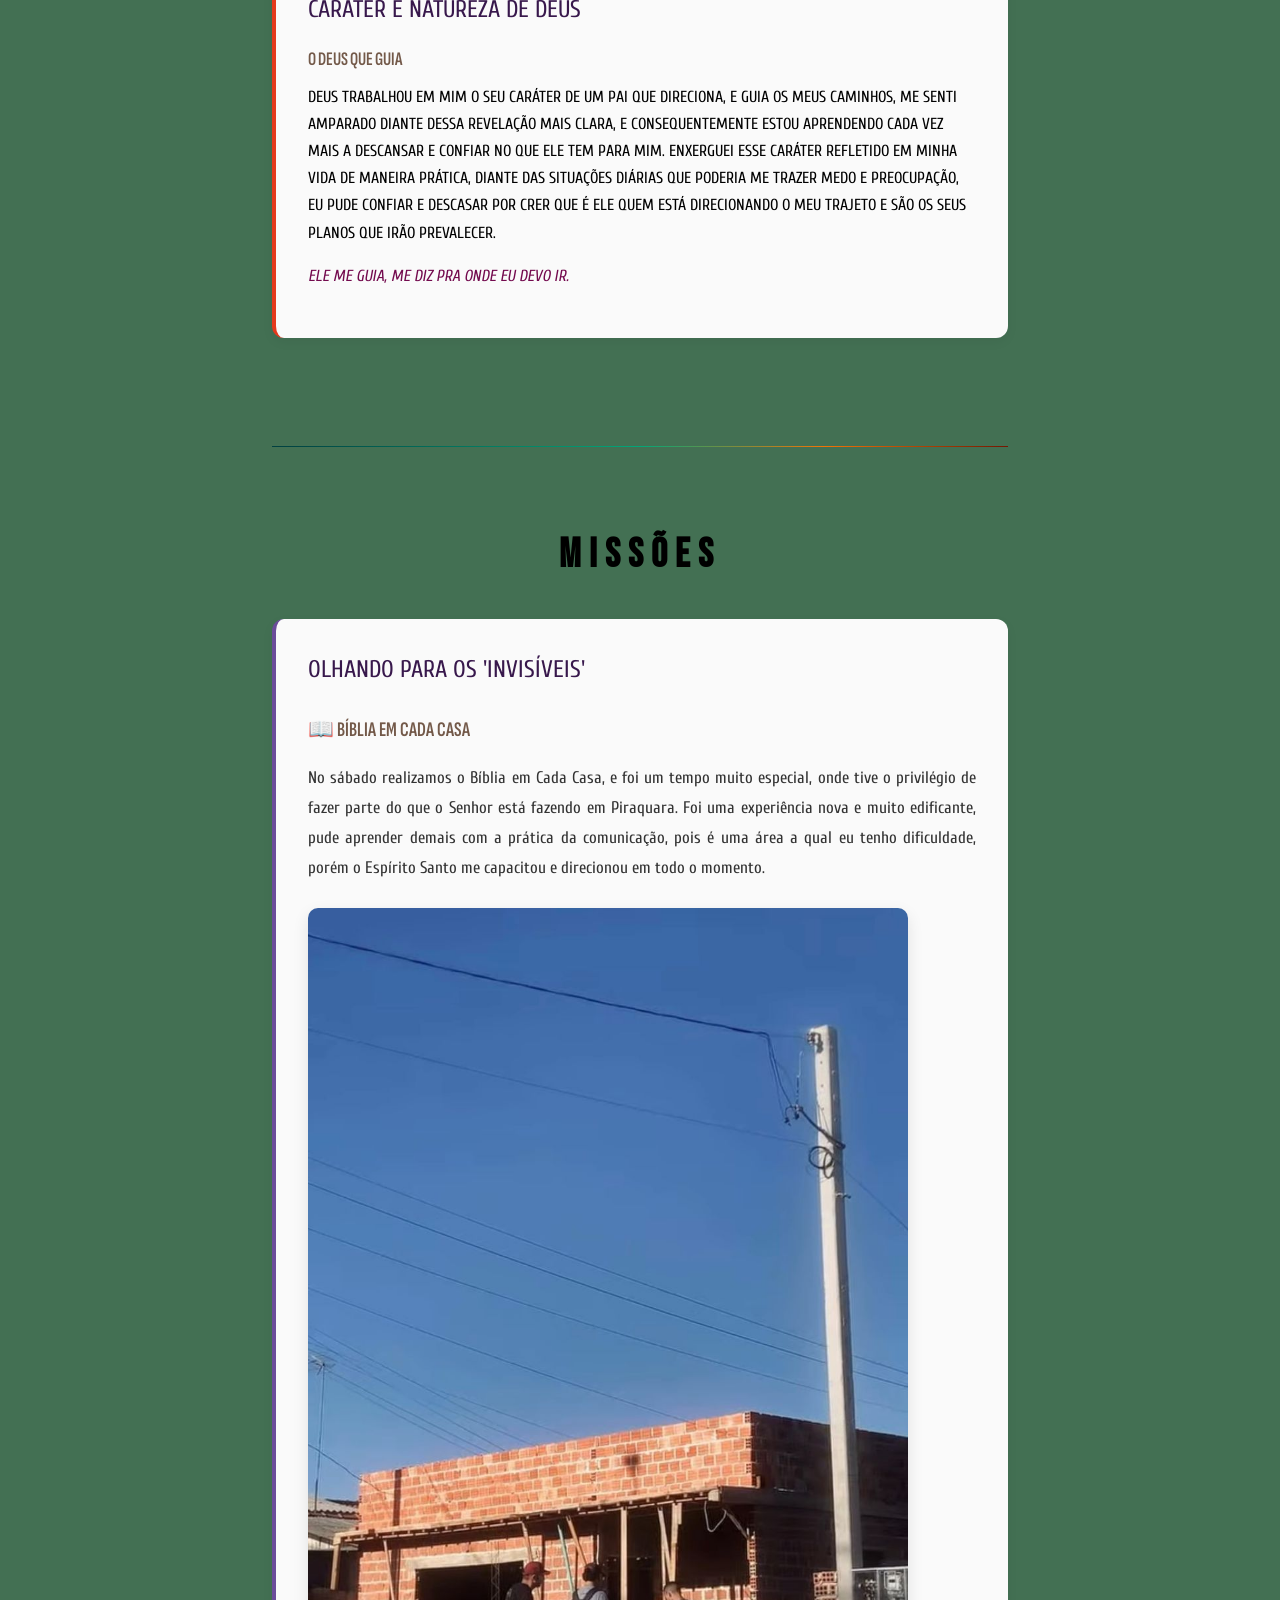
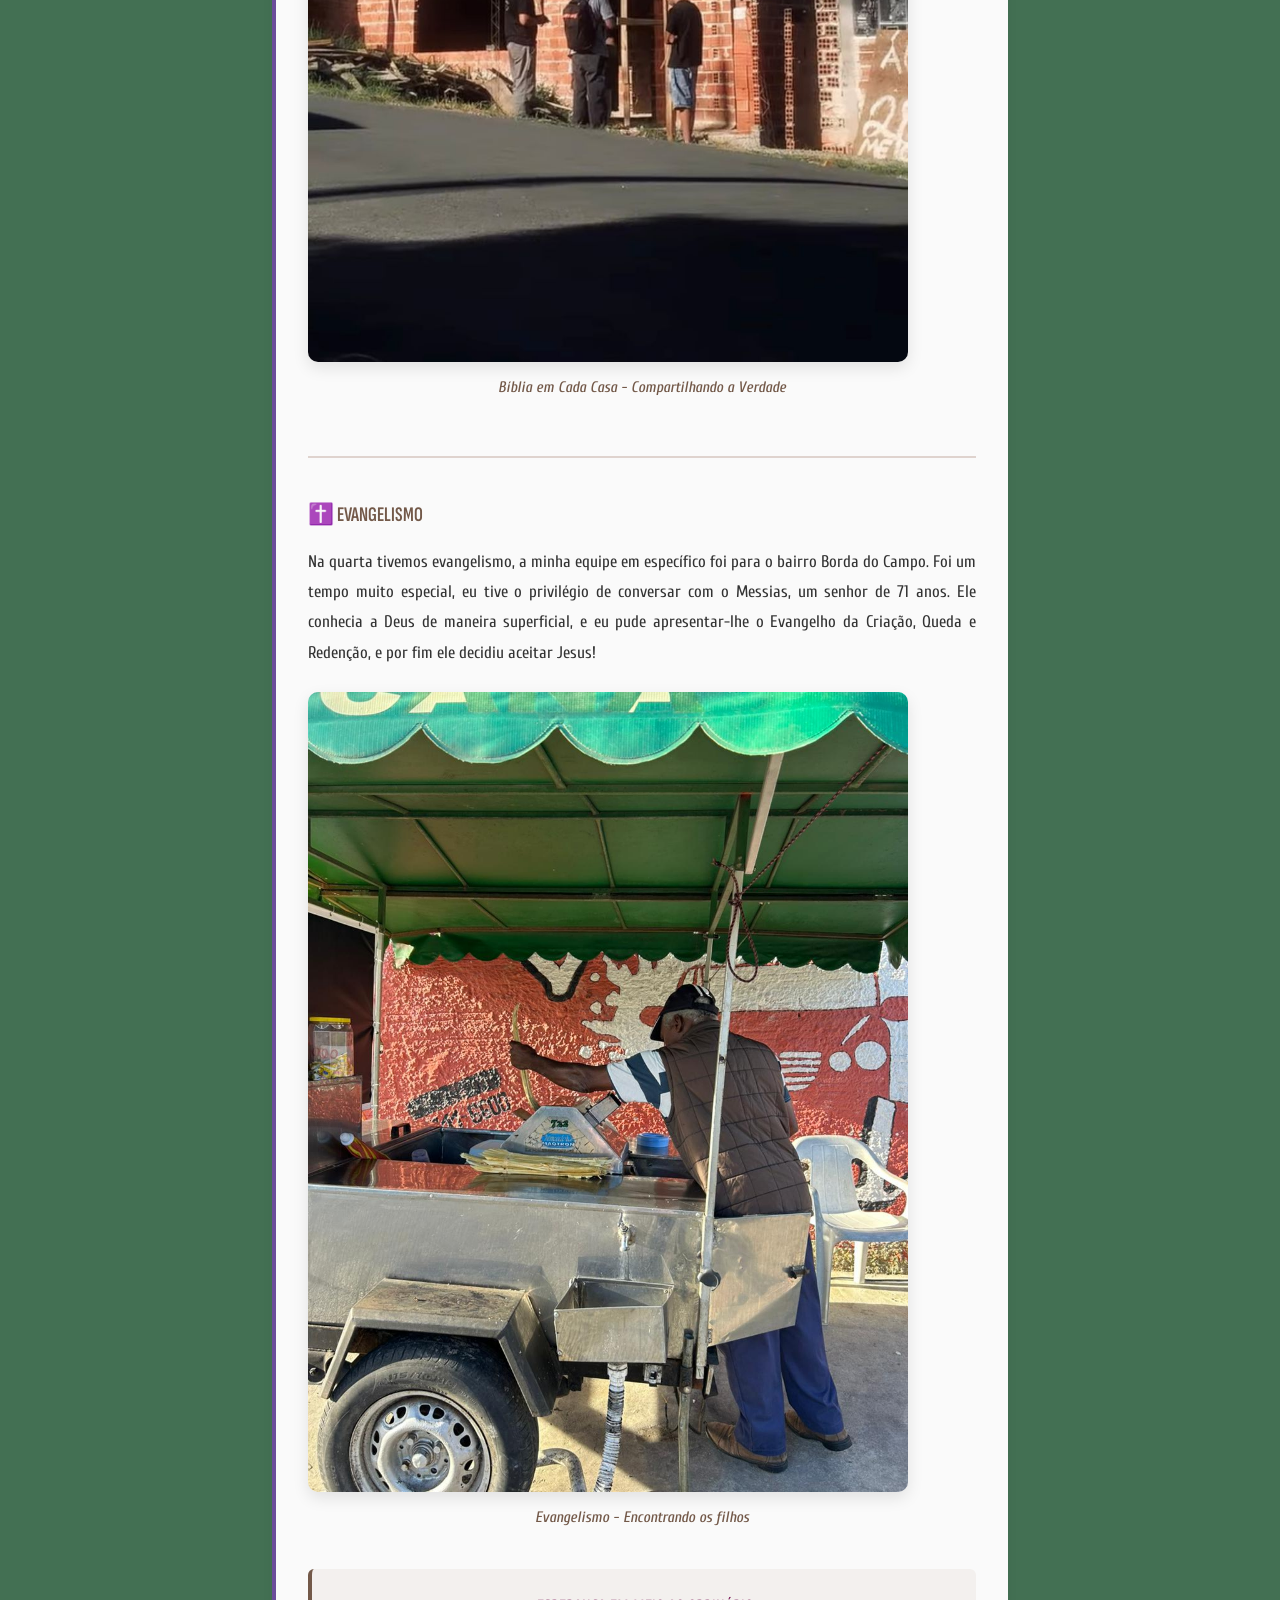
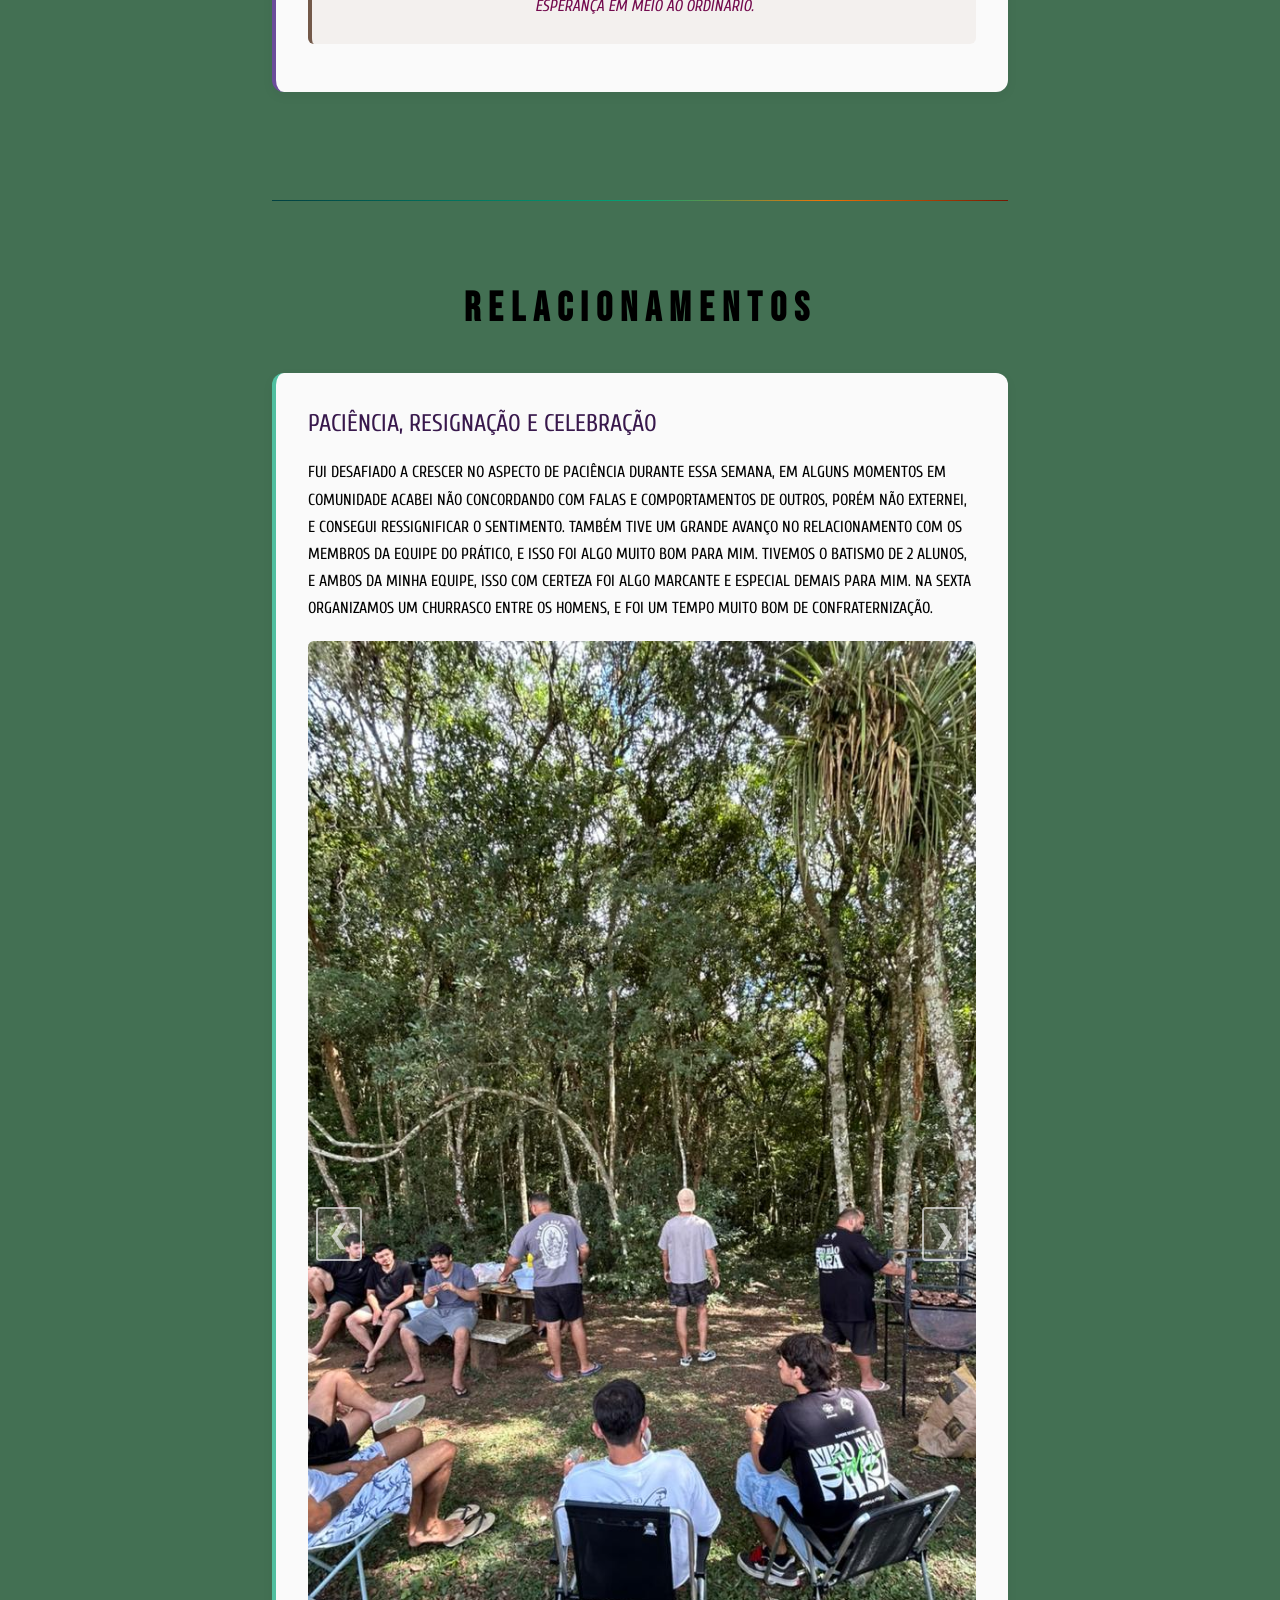
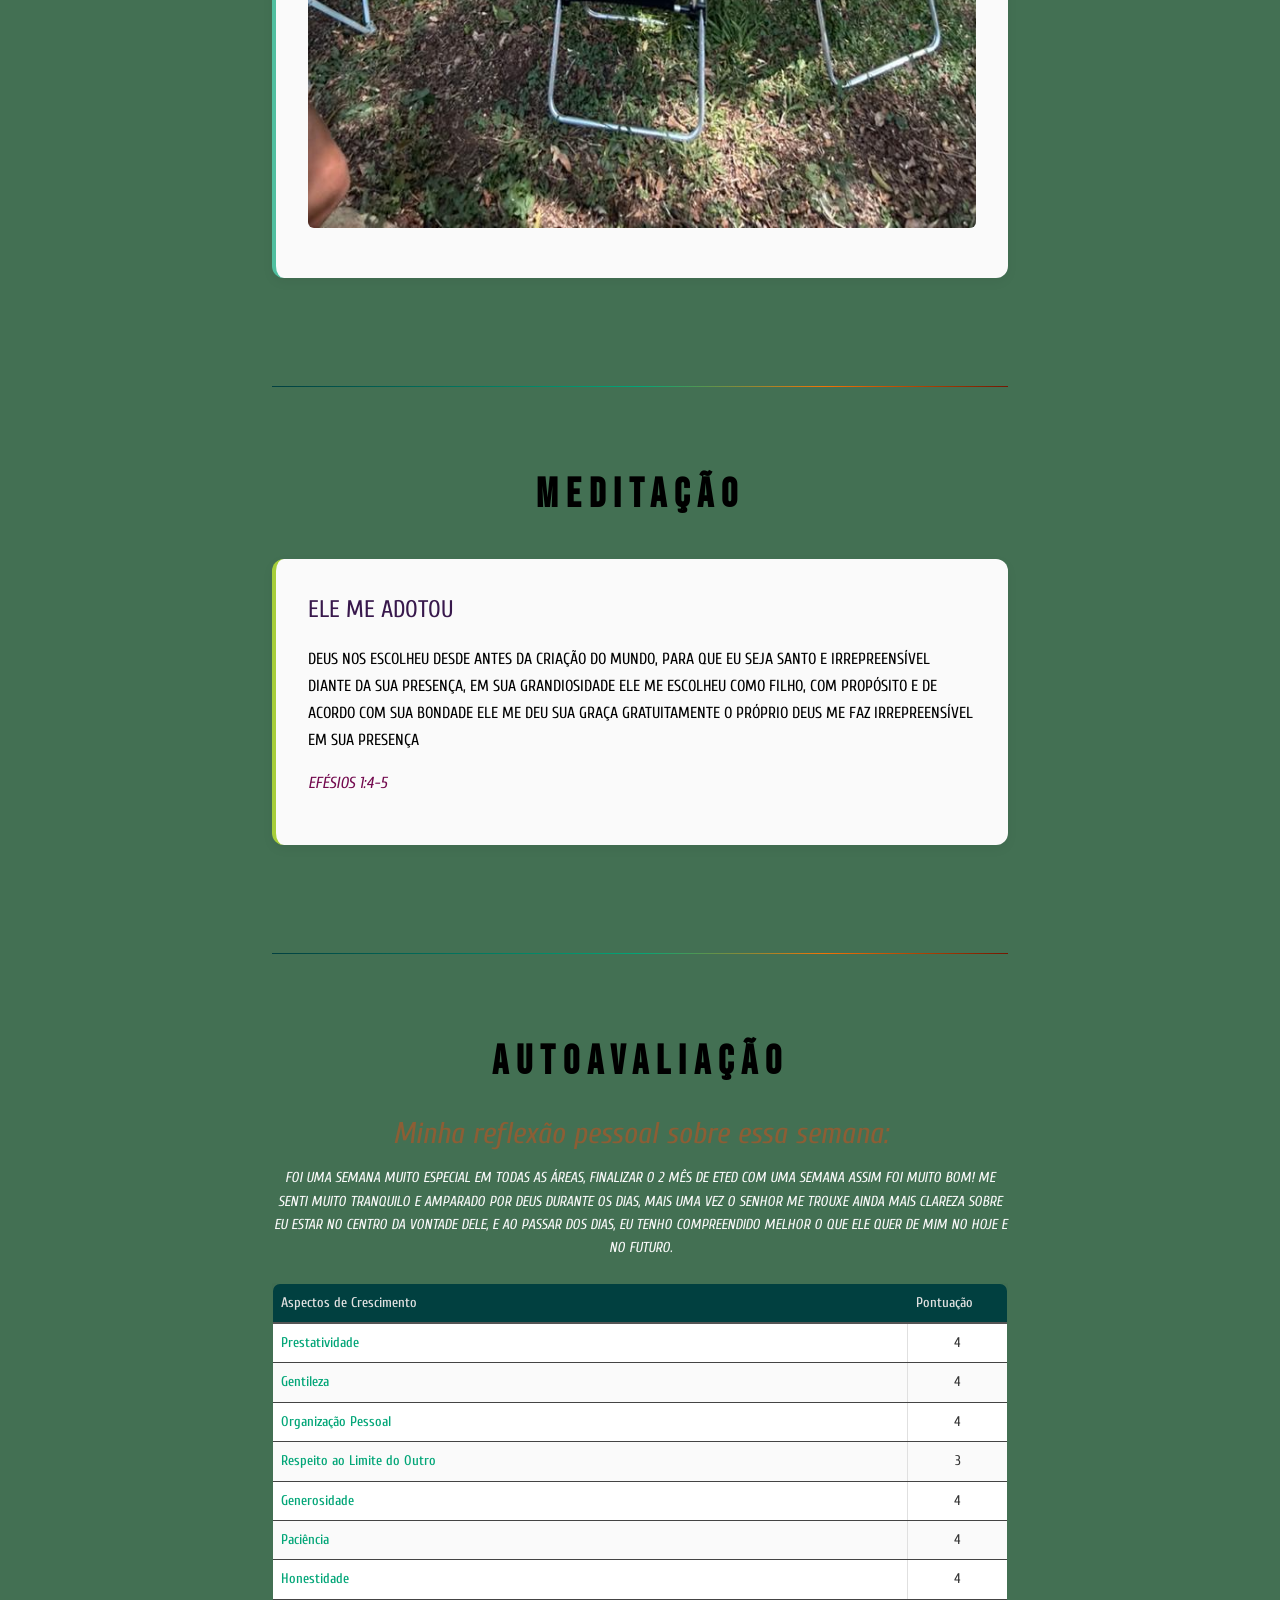
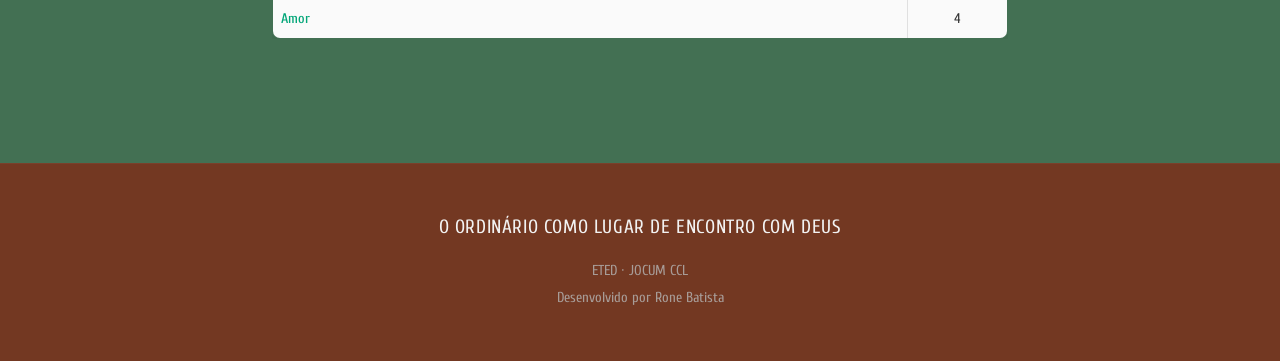
<file: semana8.html>
<!DOCTYPE html>
<html lang="pt-BR">

<head>
    <meta charset="UTF-8" />
    <meta name="viewport" content="width=device-width, initial-scale=1.0" />
    <title>SEMANARIO 08</title>
    <link rel="stylesheet" href="style.css">
    <link rel="stylesheet" href="style-semana8.css">
</head>

<body>

    <main>
        <!-- HERO -->
        <section class="hero">
            <h1 class="titulo">SEMANA 08</h1>
            <h1 class="eted">
                <span>E</span><span>T</span><span>E</span><span>D</span>
        </section>

        <section class="sumario">
            <h2>SUMÁRIO</h2>
            <table class="sumario-table">
                <tbody>
                    <tr>
                        <td><a href="#aula">1- AULA DA SEMANA</a></td>
                        <td><a href="#relacionamentos">4- RELACIONAMENTOS</a></td>
                    </tr>
                    <tr>
                        <td><a href="#carater">2- CARÁTER DE DEUS</a></td>
                        <td><a href="#meditacao">5- MEDITAÇÃO</a></td>
                    </tr>
                    <tr>
                        <td><a href="#missoes">3- MISSÕES</a></td>
                        <td><a href="#autoavaliacao">6- AUTOAVALIAÇÃO</a></td>
                    </tr>
                </tbody>
            </table>
        </section>

        <div class="divider"></div>

        <!-- AULA DA SEMANA -->
        <section id="aula" class="aula">
            <h2>AULA DA SEMANA</h2>

            <div class="card green">
                <h3>IDENTIDADE - CHAMADO & VOCAÇÃO</h3>
                <h4>JOÃO RAFAEL</h4>
                <h5>CHAMADO É A RESPOSTA HUMANA Á INICIATIVA DIVINA</h5>
                <p>
                    A AULA DE IDENTIDADE, CHAMADO E VOCAÇÃO, FORAM AULAS EXTREMAMENTE NECESSÁRIAS PARA MIM, FOI UMA
                    SEMANA A QUAL DEUS FALOU MUITO COMIGO SOBRE AS ESFERAS QUE JÁ ESTOU INSERIDO, E ME DEU CLAREZA SOBRE
                    PASSOS QUE TEREI QUE CUMPRIR DENTRO DE CADA UMA DELAS. ME SENTI IMPULSIONADO POR DEUS SOBRE PROJETOS
                    E DIRECIONAMENTOS QUE ELE JÁ HAVIA ME ENTREGADO.
                    PUDE ENXERGAR MINHAS VOCAÇÕES DE FORMA MAIS CONCRETA DE ACORDO COM O QUE FOI TRATADO EM AULA, E
                    ENTENDI QUE PARA CADA ETAPA QUE DEUS ME DIRECIONE A FAZER, EU TEREI UM TEMPO ESPECÍFICO, DE MANEIRA
                    SAZONAL.
                </p>

                <p><em>DEUS É SENHOR DE TODAS AS ÁREAS</em></p>


                <img src="./img/identidade.jpeg" alt="">

            </div>
        </section>
 
        <div class="divider"></div>

        <section id="carater" class="carater">
            <h2>CARÁTER DE DEUS</h2>
            <div class="card red">
                <h3>CARÁTER E NATUREZA DE DEUS</h3>
                <h4>O DEUS QUE GUIA</h4>
                <p>
                    DEUS TRABALHOU EM MIM O SEU CARÁTER DE UM PAI QUE DIRECIONA, E GUIA OS MEUS CAMINHOS, ME SENTI
                    AMPARADO DIANTE DESSA REVELAÇÃO MAIS CLARA, E CONSEQUENTEMENTE ESTOU APRENDENDO CADA VEZ MAIS A
                    DESCANSAR E CONFIAR NO QUE ELE TEM PARA MIM. ENXERGUEI ESSE CARÁTER REFLETIDO EM MINHA VIDA DE
                    MANEIRA PRÁTICA, DIANTE DAS SITUAÇÕES DIÁRIAS QUE PODERIA ME TRAZER MEDO E PREOCUPAÇÃO, EU PUDE
                    CONFIAR E DESCASAR POR CRER QUE É ELE QUEM ESTÁ DIRECIONANDO O MEU TRAJETO E SÃO OS SEUS PLANOS QUE
                    IRÃO PREVALECER.
                </p>
                <p><em>ELE ME GUIA, ME DIZ PRA ONDE EU DEVO IR.</em></p>
            </div>
        </section>

        <div class="divider"></div>

        <section id="missoes" class="missoes">
            <h2>MISSÕES</h2>
            <div class="card purple">
                <h3>OLHANDO PARA OS 'INVISÍVEIS'</h3>

                <div class="missao-subsecao">
                    <h4>📖 BÍBLIA EM CADA CASA</h4>
                    <p>
                        No sábado realizamos o Bíblia em Cada Casa, e foi um tempo muito especial, onde tive o
                        privilégio de fazer parte do que o Senhor está fazendo em Piraquara. Foi uma experiência nova e
                        muito edificante, pude aprender demais com a prática da comunicação, pois é uma área a qual eu
                        tenho dificuldade, porém o Espírito Santo me capacitou e direcionou em todo o momento.
                    </p>
                    <figure class="missao-figura">
                        <img src="./img/missao08.jpeg" alt="Momento de Bíblia em Cada Casa - evangelismo em Piraquara"
                            class="missao-img">
                        <figcaption>Bíblia em Cada Casa - Compartilhando a Verdade</figcaption>
                    </figure>
                </div>

                <div class="missao-subsecao">
                    <h4>✝️ EVANGELISMO</h4>
                    <p>
                        Na quarta tivemos evangelismo, a minha equipe em específico foi para o bairro Borda do Campo.
                        Foi um tempo muito especial, eu tive o privilégio de conversar com o Messias, um senhor de 71
                        anos. Ele conhecia a Deus de maneira superficial, e eu pude apresentar-lhe o Evangelho da
                        Criação, Queda e Redenção, e por fim ele decidiu aceitar Jesus!
                    </p>
                    <figure class="missao-figura">
                        <img src="./img/missao8.jpeg"
                            alt="Evangelismo no bairro Borda do Campo - momento de decisão por Cristo"
                            class="missao-img">
                        <figcaption>Evangelismo - Encontrando os filhos</figcaption>
                    </figure>
                </div>

                <p class="missao-reflexao"><em>ESPERANÇA EM MEIO AO ORDINÁRIO.</em></p>
            </div>
        </section>

        <div class="divider"></div>

        <section id="relacionamentos" class="relacionamentos">
            <h2>RELACIONAMENTOS</h2>
            <div class="card teal">
                <h3>PACIÊNCIA, RESIGNAÇÃO E CELEBRAÇÃO</h3>
                <p>
                    FUI DESAFIADO A CRESCER NO ASPECTO DE PACIÊNCIA DURANTE ESSA SEMANA, EM ALGUNS MOMENTOS EM
                    COMUNIDADE ACABEI NÃO CONCORDANDO COM FALAS E COMPORTAMENTOS DE OUTROS, PORÉM NÃO EXTERNEI, E
                    CONSEGUI RESSIGNIFICAR O SENTIMENTO. TAMBÉM TIVE UM GRANDE AVANÇO NO RELACIONAMENTO COM OS MEMBROS
                    DA EQUIPE DO PRÁTICO, E ISSO FOI ALGO MUITO BOM PARA MIM.
                    TIVEMOS O BATISMO DE 2 ALUNOS, E AMBOS DA MINHA EQUIPE, ISSO COM CERTEZA FOI ALGO MARCANTE E
                    ESPECIAL DEMAIS PARA MIM.
                    NA SEXTA ORGANIZAMOS UM CHURRASCO ENTRE OS HOMENS, E FOI UM TEMPO MUITO BOM DE CONFRATERNIZAÇÃO.
                </p>

                <div class="carousel">
                    <div class="carousel-images">
                        <img class="carousel-item" src="./img/rela0008.jpeg"
                            alt="Imagem do relacionamento - confraternização">
                        <img class="carousel-item" src="./img/rela008.jpeg"
                            alt="Imagem do relacionamento - compartilhar">
                    </div>
                    <button class="prev">❮</button>
                    <button class="next">❯</button>
                </div>


            </div>
        </section>

        <div class="divider"></div>

        <section id="meditacao" class="meditacao">
            <h2>MEDITAÇÃO</h2>
            <div class="card green">
                <h3>ELE ME ADOTOU</h3>
                <p>
                    DEUS NOS ESCOLHEU DESDE ANTES DA CRIAÇÃO DO MUNDO, PARA QUE EU SEJA SANTO E IRREPREENSÍVEL DIANTE DA
                    SUA PRESENÇA, EM SUA GRANDIOSIDADE ELE ME ESCOLHEU COMO FILHO, COM PROPÓSITO E DE ACORDO COM SUA
                    BONDADE ELE ME DEU SUA GRAÇA GRATUITAMENTE O PRÓPRIO DEUS ME FAZ IRREPREENSÍVEL EM SUA PRESENÇA
                </p>

                <p>
                    <em>EFÉSIOS 1:4-5</em>
                </p>
            </div>
        </section>

        <div class="divider"></div>

        <section id="autoavaliacao" class="autoavaliacao">
            <h2>AUTOAVALIAÇÃO</h2>
            <p class="sub">Minha reflexão pessoal sobre essa semana:</p>

            <p class="descricao">
                FOI UMA SEMANA MUITO ESPECIAL EM TODAS AS ÁREAS, FINALIZAR O 2 MÊS DE ETED COM UMA SEMANA ASSIM FOI
                MUITO BOM! ME SENTI MUITO TRANQUILO E AMPARADO POR DEUS DURANTE OS DIAS, MAIS UMA VEZ O SENHOR ME TROUXE
                AINDA MAIS CLAREZA SOBRE EU ESTAR NO CENTRO DA VONTADE DELE, E AO PASSAR DOS DIAS, EU TENHO COMPREENDIDO
                MELHOR O QUE ELE QUER DE MIM NO HOJE E NO FUTURO.
            </p>


            <div class="table-wrapper">
                <table class="tabela-avaliacao">
                    <thead>
                        <tr>
                            <th>Aspectos de Crescimento</th>
                            <th>Pontuação</th>
                        </tr>
                    </thead>
                    <tbody>
                        <tr>
                            <td>Prestatividade</td>
                            <td>4</td>
                        </tr>
                        <tr>
                            <td>Gentileza</td>
                            <td>4</td>
                        </tr>
                        <tr>
                            <td>Organização Pessoal</td>
                            <td>4</td>
                        </tr>
                        <tr>
                            <td>Respeito ao Limite do Outro</td>
                            <td>3</td>
                        </tr>
                        <tr>
                            <td>Generosidade</td>
                            <td>4</td>
                        </tr>
                        <tr>
                            <td>Paciência</td>
                            <td>4</td>
                        </tr>
                        <tr>
                            <td>Honestidade</td>
                            <td>4</td>
                        </tr>
                        <tr>
                            <td>Amor</td>
                            <td>4</td>
                        </tr>
                    </tbody>
                </table>
            </div>
        </section>
    </main>

    <footer>
        <h4>O ORDINÁRIO COMO LUGAR DE ENCONTRO COM DEUS</h4>
        <p>ETED · JOCUM CCL</p>
        <p>Desenvolvido por Rone Batista</p>
    </footer>

    <script src="script.js"></script>
</body>
</file>
<file: style.css>
:root{
  --bg: #0e0e0e;
  --text: #f2f2f2;
  --muted: #b5b5b5;
  --green: #a6ce39;
  --red: #e5391c;
  --purple: #6b4c9a;
  --teal: #4fbf9f;
}

*{box-sizing:border-box;margin:0;padding:0}

img {
  max-width: 100%;
  height: auto;
}

img {
  max-width: 100%;
  height: auto;
}

body{
  font-family:-apple-system, BlinkMacSystemFont, "Inter", sans-serif;
  background:var(--bg);
  color:var(--text);
  line-height:1.5;
  -webkit-font-smoothing:antialiased;
}

/* Mobile-first base */
main{max-width:720px;margin:0 auto;padding:20px 16px}
section{padding:28px 0}

.hero{min-height:60vh;display:flex;flex-direction:column;gap:18px;align-items:center;justify-content:center;text-align:center}
.logo{width:120px;height:auto}
.titulo{font-size:1.6rem;color:var(--text);margin-top:6px}
.hero h1{font-size:2rem;font-weight:800;margin:6px 0}
.semana{font-family:'Courier New',Courier,monospace;font-size:1.2rem;color:var(--muted)}
.eted span:nth-child(1){color:var(--green)}
.eted span:nth-child(2){color:var(--red)}
.eted span:nth-child(3){color:var(--purple)}
.eted span:nth-child(4){color:var(--teal)}
.hero-quote{color:var(--muted);max-width:640px;margin:0 auto}

.container{width:100%;padding-top:8px}
.section-header{display:flex;flex-direction:column;align-items:center;gap:12px}
.section-title-story{font-size:1.2rem;color:var(--text)}
.hero-image .profile-photo{width:110px;height:110px;object-fit:cover;border-radius:999px}

h2{font-size:1.4rem;margin-bottom:12px;text-align:center}
p{color:var(--muted);margin-bottom:12px}
.frases{font-size:1rem;font-weight:700;color:var(--text)}

/* ============ SEMANAS CARDS ============ */
.semanas-cards{
  margin:40px 0;
  padding:0 16px;
}

.semanas-cards h2{
  margin-bottom:24px;
  font-size:1.6rem;
  font-weight:700;
  color:var(--text);
  text-align:center;
}

.cards-grid{
  display:grid;
  grid-template-columns:repeat(auto-fit, minmax(280px, 1fr));
  gap:20px;
  max-width:1200px;
  margin:0 auto;
}

.semana-card{
  display:flex;
  align-items:center;
  background:linear-gradient(135deg, rgba(191,142,99,0.05), rgba(140,116,94,0.03));
  border:2px solid var(--accent);
  border-radius:12px;
  padding:20px;
  text-decoration:none;
  color:inherit;
  transition:all 0.3s cubic-bezier(0.34, 1.56, 0.64, 1);
  position:relative;
  overflow:hidden;
  cursor:pointer;
}

.semana-card::before{
  content:'';
  position:absolute;
  top:0;
  left:-100%;
  width:100%;
  height:100%;
  background:linear-gradient(90deg, transparent, rgba(255,255,255,0.1), transparent);
  transition:left 0.5s ease;
}

.semana-card:hover::before{
  left:100%;
}

.semana-card:hover{
  transform:translateY(-4px);
  border-color:var(--color-2);
  box-shadow:0 12px 32px rgba(191,142,99,0.2);
  background:linear-gradient(135deg, rgba(191,142,99,0.08), rgba(140,116,94,0.05));
}

.semana-card.coming-soon{
  opacity:0.7;
  cursor:not-allowed;
}

.semana-card.coming-soon:hover{
  transform:none;
  box-shadow:none;
  background:linear-gradient(135deg, rgba(191,142,99,0.05), rgba(140,116,94,0.03));
}

.semana-card.semana-2{
  background:linear-gradient(135deg, rgba(166,206,57,0.1), rgba(107,76,154,0.1));
  border:2px solid var(--green);
  box-shadow:0 8px 24px rgba(166,206,57,0.3);
}

.semana-card.semana-2:hover{
  border-color:var(--purple);
  box-shadow:0 12px 32px rgba(107,76,154,0.4);
  transform:translateY(-4px);
}

.card-number{
  font-size:2.5rem;
  font-weight:800;
  color:var(--accent);
  margin-right:16px;
  min-width:60px;
  text-align:center;
  opacity:0.8;
}

.semana-card:hover .card-number{
  opacity:1;
  color:var(--color-2);
}

.card-content{
  flex:1;
}

.card-content h3{
  font-size:1.1rem;
  font-weight:700;
  color:var(--text);
  margin:0 0 4px 0;
}

.card-content p{
  color:var(--muted);
  margin:0 0 4px 0;
  font-size:0.95rem;
}

.card-content small{
  color:var(--accent);
  font-weight:600;
  font-size:0.85rem;
}

.divider{height:1px;background:linear-gradient(to right,transparent,var(--green),var(--red),var(--purple),var(--teal),transparent);margin:40px 0}

.card{border-left:4px solid;padding-left:12px;margin-bottom:28px}
.card h3{font-size:1.05rem;margin-bottom:8px;color:var(--text)}
.green{border-color:var(--green)}.red{border-color:var(--red)}.purple{border-color:var(--purple)}.teal{border-color:var(--teal)}

.carousel{position:relative;width:100%;overflow:hidden;margin:18px 0}
.carousel-images{display:flex;transition:transform .4s ease-in-out;width:100%}
.carousel img{width:100%;height:auto;flex-shrink:0;display:block;object-fit:cover}

/* carousel items: fixed aspect ratio and responsive */
.carousel-item{width:100%;height:220px;object-fit:cover;border-radius:6px}
@media(min-width:600px){.carousel-item{height:300px}}
@media(min-width:900px){.carousel-item{height:420px}}
.carousel button{position:absolute;top:50%;transform:translateY(-50%);background:rgba(255,255,255,0.2);border:2px solid var(--text);color:var(--text);font-size:1.4rem;padding:8px 12px;cursor:pointer;z-index:10;opacity:0.7;border-radius:4px;transition:all 0.3s ease}
.carousel button:hover{opacity:1;background:rgba(255,255,255,0.3);transform:translateY(-50%) scale(1.1)}
.carousel .prev{left:8px}.carousel .next{right:8px}

.table-wrapper{overflow:auto;margin-top:12px}
.tabela-avaliacao{width:100%;border-collapse:collapse;font-size:14px}
.tabela-avaliacao thead th{text-align:left;padding:8px;border-bottom:2px solid #555;color:#e0e0e0}
.tabela-avaliacao tbody td{padding:8px;border-bottom:1px solid #444}
.tabela-avaliacao td:last-child{width:90px}

/* Sumário em tabela: 2 colunas */
.sumario-table{width:100%;border-collapse:collapse;margin:6px 0}
.sumario-table td{padding:10px;border-radius:6px}
.sumario-table td:first-child{padding-right:8px}
.sumario-table td{background:transparent;color:var(--muted);font-weight:600}
.sumario-table td::before{content:""}

@media(min-width:600px){
  .sumario-table td{background:rgba(255,255,255,0.02)}
  .sumario-table td{color:var(--text)}
}

/* amigos image */
.amigos{width:100%;max-width:360px;height:auto;display:block;object-fit:cover;border-radius:8px;margin-top:12px}
@media(min-width:600px){.amigos{float:right;margin-left:18px}}

footer{padding:20px 16px;text-align:center;color:var(--muted);font-size:0.95rem;border-top:1px solid rgba(255,255,255,0.04);background:#111;} 
footer h4{font-size:1rem;margin-bottom:6px;color:var(--text);letter-spacing:0.6px}
footer p{margin:4px 0;color:var(--muted);font-size:0.9rem}

/* Responsive enhancements */
@media(min-width:600px){
  main{padding:28px}
  .logo{width:140px}
  .titulo{font-size:2rem}
  .hero h1{font-size:2.6rem}
  h2{font-size:1.6rem}
  .section-header{flex-direction:row;justify-content:space-between;align-items:center}
  .hero-image .profile-photo{width:120px;height:120px}

  /* CARDS RESPONSIVE */
  .cards-grid{
    grid-template-columns:repeat(2, 1fr);
    gap:24px;
  }

  .semana-card{
    padding:24px;
  }

  .card-number{
    font-size:3rem;
    margin-right:20px;
  }
}

@media(min-width:900px){
  main{max-width:920px}
  .hero{min-height:70vh}
  .titulo{font-size:2.4rem}
  .hero h1{font-size:3.2rem}
  .carousel button{font-size:1.6rem;padding:10px}
  .card{padding-left:18px}

  /* CARDS DESKTOP */
  .cards-grid{
    grid-template-columns:repeat(3, 1fr);
    gap:28px;
  }

  .semana-card{
    padding:28px;
  }

  .card-number{
    font-size:3.5rem;
    margin-right:24px;
  }

  .card-content h3{
    font-size:1.2rem;
  }
}

@media (prefers-reduced-motion: reduce){
  .carousel-images{transition:none}
}
</file>
<file: style-semana10.css>
/* Google Fonts Import */
@import url('https://fonts.googleapis.com/css2?family=Bebas+Neue&family=Cuprum:ital,wght@0,400..700;1,400..700&family=Sofia+Sans+Extra+Condensed:ital,wght@0,1..1000;1,1..1000&family=Spline+Sans+Mono:ital,wght@0,300..700;1,300..700&display=swap');

body {
  background-color: rgba(125, 121, 3, 0.74);
  color: var(--text-color);
  font-family: 'Cuprum', sans-serif;
  line-height: 1.6;
  margin: 0;
  padding: 0;   
}

main {
  max-width: 800px;
  margin: 0 auto;
  padding: 0 2rem 2rem;
}

:root {
  --semana2-primary: #014040;   /* azul petróleo escuro */
  --semana2-secondary: #02735E; /* teal profundo */
  --semana2-accent: #03A678;    /* teal claro */
  --semana2-tertiary: #F27405;  /* laranja vibrante */
  --semana2-quaternary: #731702;/* marrom avermelhado */
  --bg-light: #FAFAFA;
  --text-color: #333;
  --border-color: #E0E0E0;
} 

/* Hero */
.hero {
  text-align: center;
  padding: 3rem 0;
  background-image: url('./img/WhatsApp\ Image\ 2026-05-06\ at\ 22.19.01.jpeg');
  background-size: cover;   
  background-position: center;
  position: relative;
  width: 100vw;
  margin-left: calc(-50vw + 50%);
  margin-top: 0;
}

p {
  margin-bottom: 1.5rem;
  color: black;
}

.hero > * {
  position: relative;
  z-index: 2;
}

.titulo {
  font-size: 2.5rem;
  font-weight: 700;
  font-family: 'Bebas Neue', cursive;
  color: rgb(134, 62, 0);
  margin: 0;
  letter-spacing: 0.1em;
  text-shadow: none;
}

.titulo h1 {
  font-size: 5rem;
}

.eted {
  font-size: 2.5rem;
  font-weight: 700;
  font-family: 'Bebas Neue', cursive;
  color: #000;
  margin: 0;
  letter-spacing: 0.1em;
}

h1, h2, h3, h4, h5 {
  color: #000;
}

.eted span {
  color: var(--semana2-secondary);
  text-shadow: 2px 2px 4px rgba(0,0,0,0.5);
  font-size: 100px;
}

/* Cards */
.card {
  background-color: var(--bg-light);
  padding: 2rem;
  margin: 2rem 0;
  border-radius: 12px;
  box-shadow: 0 4px 12px rgba(0,0,0,0.05);
}

.card h3 {
  font-size: 1.5rem;
  font-weight: 400;
  margin-bottom: 1rem;
  color: #38184C;
}

.card h4 {
  font-size: 1.2rem;
  font-weight: 600;
  font-family: 'Sofia Sans Extra Condensed', sans-serif;
  color: #735949;
  margin-bottom: 0.5rem;
}

.card h5 {
  font-size: 1rem;
  font-weight: 400;
  font-family: 'Spline Sans Mono', monospace;
  color: #A67D65;
  margin-bottom: 1rem;
}

.card p {
  margin-bottom: 1rem;
  line-height: 1.7;
}

.card em {
  font-style: italic;
  color: #730A4E;
}

.semana-card.semana-3{
  background:linear-gradient(135deg, rgba(166,206,57,0.1), rgba(107,76,154,0.1));
  border:2px solid var(--green);
  box-shadow:0 8px 24px rgba(166,206,57,0.3);
}

.semana-card.semana-3:hover{
  border-color:var(--purple);
  box-shadow:0 12px 32px rgba(107,76,154,0.4);
  transform:translateY(-4px);
}
/* Sumário */
.sumario {
  padding: 2rem 0;
}

.sumario h2 {
  font-size: 2rem;
  font-weight: 300;
  margin-bottom: 2rem;
  text-align: center;
  color: #000;
}

.sumario-table {
  width: 100%;
  border-collapse: separate;
  border-spacing: 1rem 0.5rem;
}

.sumario-table td {
  background-color: var(--bg-light);
  border-radius: 8px;
  text-align: center;
  font-weight: 400;
  color: black;
  box-shadow: 0 2px 4px rgba(0,0,0,0.05);
}

.sumario-table td a {
  color: inherit;
  text-decoration: none;
  display: block;
  padding: 1rem;
  border-radius: 8px;
  transition: background-color 0.3s ease;
}

.sumario-table td a:hover {
  background-color: rgba(255, 255, 255, 0.2);
}

/* Seções */
section h2 {
  font-size: 2.5rem;
  font-weight: 700;
  font-family: 'Bebas Neue', cursive;
  color: #A67D65;
  margin-bottom: 2rem;
  text-transform: uppercase;
  letter-spacing: 0.2em;
}

#sumario h2,
#aula h2,
#carater h2,
#missoes h2,
#relacionamentos h2,
#meditacao h2,
#autoavaliacao h2 {
  color: #000;
  font-family: 'Bebas Neue', cursive;
}

/* Frases */
.frases {
  font-size: 1.4rem;
  font-weight: 500;
  color: #592202;
  text-align: center;
  margin: 2rem 0;
  padding: 1rem;
  background-color: white;
  border-left: 3px solid #8C5E35;
  border-radius: 0 8px 8px 0;
}

.sub {
  font-size: 30px;
  color: #8C5E35;
  font-style: italic;
  margin-top: -1rem;
  margin-bottom: 1.5rem;
  text-align: center;
}

.descricao {
  font-size: 0.9rem;
  font-style: italic;
  color: var(--bg-light);
  margin-top: -1rem;
  margin-bottom: 1.5rem;
  text-align: center;
}


/* Tabela Autoavaliação */
.tabela-avaliacao {
  width: 100%;
  border-collapse: collapse;
  border: 1px solid var(--border-color);
  border-radius: 8px;
  overflow: hidden;
  box-shadow: 0 2px 8px rgba(0,0,0,0.1);
}

.tabela-avaliacao th {
  background-color: var(--semana2-primary);
  color: white;
  padding: 1rem;
  text-align: left;
  font-weight: 500;
  border-bottom: 1px solid var(--border-color);
}

.tabela-avaliacao td {
  padding: 1rem;
  border-bottom: 1px solid var(--border-color);
  background-color: white;
}

.tabela-avaliacao tr:nth-child(even) td {
  background-color: var(--bg-light);
}

.tabela-avaliacao td:first-child {
  font-weight: 500;
  color: var(--semana2-accent);
  border-right: 1px solid var(--border-color);
}

.tabela-avaliacao td:last-child {
  text-align: center;
  min-width: 100px;
}

/* Footer */
footer {
  background-color: #733822;
  color: white;
  text-align: center;
  padding: 3rem 2rem;
  margin-top: 4rem;
}

footer h4 {
  font-size: 1.2rem;
  font-weight: 300;
  margin-bottom: 1rem;
}

footer p {
  font-size: 0.9rem;
  opacity: 0.8;
}

/* Divider */
.divider {
  height: 1px;
  background: linear-gradient(to right,
      var(--semana2-primary),
      var(--semana2-secondary),
      var(--semana2-accent),
      var(--semana2-tertiary),
      var(--semana2-quaternary));
  margin: 3rem 0;
}

/* Estilos para Missões */
.missao-subsecao {
  margin-bottom: 2.5rem;
  padding-bottom: 2rem;
  border-bottom: 2px solid rgba(115, 58, 34, 0.2);
}

.missao-subsecao:last-of-type {
  border-bottom: none;
  padding-bottom: 0;
}

.missao-subsecao h4 {
  font-size: 1.3rem;
  font-weight: 600;
  color: #735949;
  margin-top: 1.5rem;
  margin-bottom: 1rem;
  display: flex;
  align-items: center;
  gap: 0.5rem;
}

.missao-subsecao p {
  font-size: 1.05rem;
  line-height: 1.8;
  color: #333;
  margin-bottom: 1.5rem;
  text-align: justify;
}

.missao-figura {
  margin: 1.5rem 0;
  text-align: center;
}

.missao-img {
  width: 100%;
  max-width: 600px;
  height: auto;
  border-radius: 10px;
  box-shadow: 0 6px 16px rgba(0, 0, 0, 0.1);
  transition: transform 0.3s ease, box-shadow 0.3s ease;
  margin-bottom: 0.8rem;
}

.missao-img:hover {
  transform: translateY(-4px);
  box-shadow: 0 10px 24px rgba(0, 0, 0, 0.15);
}

.missao-figura figcaption {
  font-size: 0.95rem;
  color: #735949;
  font-style: italic;
  font-weight: 500;
  margin-top: 0.5rem;
}

.missao-reflexao {
  margin-top: 2rem;
  padding: 1.5rem;
  background-color: rgba(115, 58, 34, 0.05);
  border-left: 4px solid #735949;
  border-radius: 6px;
  font-style: italic;
  color: #38184C;
  text-align: center;
}

/* Responsividade */
@media (max-width: 768px) {
  main {
    padding: 1rem;
  }

  .hero {
    padding: 1.5rem 0;
    margin-top: 0;
  }

  .titulo, .eted {
    font-size: 2.5rem;
    margin: 0;
  }

  section h2 {
    font-size: 2rem;
  }

  .card {
    padding: 1.5rem;
  }

  .sumario-table {
    border-spacing: 0.5rem 0.25rem;
  }

  .sumario-table td {
    padding: 0.75rem;
  }

  /* Missões responsivo */
  .missao-subsecao h4 {
    font-size: 1.1rem;
  }

  .missao-subsecao p {
    font-size: 1rem;
    text-align: left;
  }

  .missao-img {
    border-radius: 8px;
  }

  .missao-reflexao {
    padding: 1rem;
    font-size: 0.95rem;
  }
}

img {
  max-width: 100%;
  height: auto;
  display: block;
}
</file>
<file: style-semana3.css>
/* Google Fonts Import */
@import url('https://fonts.googleapis.com/css2?family=Bebas+Neue&family=Cuprum:ital,wght@0,400..700;1,400..700&family=Sofia+Sans+Extra+Condensed:ital,wght@0,1..1000;1,1..1000&family=Spline+Sans+Mono:ital,wght@0,300..700;1,300..700&display=swap');

body {
  background-color: #165420;
  color: var(--text-color);
  font-family: 'Cuprum', sans-serif;
  line-height: 1.6;
  margin: 0;
  padding: 0;   
}

main {
  max-width: 800px;
  margin: 0 auto;
  padding: 0 2rem 2rem;
}

:root {
  --semana2-primary: #014040;   /* azul petróleo escuro */
  --semana2-secondary: #02735E; /* teal profundo */
  --semana2-accent: #03A678;    /* teal claro */
  --semana2-tertiary: #F27405;  /* laranja vibrante */
  --semana2-quaternary: #731702;/* marrom avermelhado */
  --bg-light: #FAFAFA;
  --text-color: #333;
  --border-color: #E0E0E0;
}

/* Hero */
.hero {
  text-align: center;
  padding: 3rem 0;
  background-image: url('./img/back.jpeg');
  background-size: cover;   
  background-position: center;
  position: relative;
  width: 100vw;
  margin-left: calc(-50vw + 50%);
  margin-top: 0;
}

body {
  background-color: #165420;
}

.hero::before {
  content: '';
  position: absolute;
  top: 0;
  left: 0;
  right: 0;
  bottom: 0;
  background: radial-gradient(ellipse at center, rgba(171, 191, 17, 0.2) 0%, rgba(217, 56, 20, 0.3) 50%, rgba(13, 13, 13, 0.4) 100%);
  z-index: 1;
}

p {
  margin-bottom: 1.5rem;
  color: black;
}

.hero > * {
  position: relative;
  z-index: 2;
}

.titulo {
  font-size: 2.5rem;
  font-weight: 700;
  font-family: 'Bebas Neue', cursive;
  color: #BF9C34;
  margin: 0;
  letter-spacing: 0.1em;
  text-shadow: 2px 2px 4px rgba(0,0,0,0.5);
}

.titulo h1 {
  font-size: 5rem;
}

.eted {
  font-size: 2.5rem;
  font-weight: 700;
  font-family: 'Bebas Neue', cursive;
  margin: 0;
  letter-spacing: 0.1em;
}

.eted span {
  color: var(--semana2-secondary);
  text-shadow: 2px 2px 4px rgba(0,0,0,0.5);
  font-size: 100px;
}

/* Cards */
.card {
  background-color: var(--bg-light);
  padding: 2rem;
  margin: 2rem 0;
  border-radius: 12px;
  box-shadow: 0 4px 12px rgba(0,0,0,0.05);
}

.card h3 {
  font-size: 1.5rem;
  font-weight: 400;
  margin-bottom: 1rem;
  color: #38184C;
}

.card h4 {
  font-size: 1.2rem;
  font-weight: 600;
  font-family: 'Sofia Sans Extra Condensed', sans-serif;
  color: #735949;
  margin-bottom: 0.5rem;
}

.card h5 {
  font-size: 1rem;
  font-weight: 400;
  font-family: 'Spline Sans Mono', monospace;
  color: #A67D65;
  margin-bottom: 1rem;
}

.card p {
  margin-bottom: 1rem;
  line-height: 1.7;
}

.card em {
  font-style: italic;
  color: #730A4E;
}

.semana-card.semana-3{
  background:linear-gradient(135deg, rgba(166,206,57,0.1), rgba(107,76,154,0.1));
  border:2px solid var(--green);
  box-shadow:0 8px 24px rgba(166,206,57,0.3);
}

.semana-card.semana-3:hover{
  border-color:var(--purple);
  box-shadow:0 12px 32px rgba(107,76,154,0.4);
  transform:translateY(-4px);
}
/* Sumário */
.sumario {
  padding: 2rem 0;
}

.sumario h2 {
  font-size: 2rem;
  font-weight: 300;
  margin-bottom: 2rem;
  text-align: center;
}

.sumario-table {
  width: 100%;
  border-collapse: separate;
  border-spacing: 1rem 0.5rem;
}

.sumario-table td {
  background-color: var(--bg-light);
  border-radius: 8px;
  text-align: center;
  font-weight: 400;
  color: var(--text-color);
  box-shadow: 0 2px 4px rgba(0,0,0,0.05);
}

.sumario-table td a {
  color: inherit;
  text-decoration: none;
  display: block;
  padding: 1rem;
  border-radius: 8px;
  transition: background-color 0.3s ease;
}

.sumario-table td a:hover {
  background-color: rgba(255, 255, 255, 0.2);
}

/* Seções */
section h2 {
  font-size: 2.5rem;
  font-weight: 700;
  font-family: 'Bebas Neue', cursive;
  color: #A67D65;
  margin-bottom: 2rem;
  text-transform: uppercase;
  letter-spacing: 0.2em;
}

/* Frases */
.frases {
  font-size: 1.4rem;
  font-weight: 500;
  color: #592202;
  text-align: center;
  margin: 2rem 0;
  padding: 1rem;
  background-color: white;
  border-left: 3px solid #8C5E35;
  border-radius: 0 8px 8px 0;
}

.sub {
  font-size: 30px;
  color: #8C5E35;
  font-style: italic;
  margin-top: -1rem;
  margin-bottom: 1.5rem;
  text-align: center;
}

.descricao {
  font-size: 0.9rem;
  font-style: italic;
  color: var(--bg-light);
  margin-top: -1rem;
  margin-bottom: 1.5rem;
  text-align: center;
}


/* Tabela Autoavaliação */
.tabela-avaliacao {
  width: 100%;
  border-collapse: collapse;
  border: 1px solid var(--border-color);
  border-radius: 8px;
  overflow: hidden;
  box-shadow: 0 2px 8px rgba(0,0,0,0.1);
}

.tabela-avaliacao th {
  background-color: var(--semana2-primary);
  color: white;
  padding: 1rem;
  text-align: left;
  font-weight: 500;
  border-bottom: 1px solid var(--border-color);
}

.tabela-avaliacao td {
  padding: 1rem;
  border-bottom: 1px solid var(--border-color);
  background-color: white;
}

.tabela-avaliacao tr:nth-child(even) td {
  background-color: var(--bg-light);
}

.tabela-avaliacao td:first-child {
  font-weight: 500;
  color: var(--semana2-accent);
  border-right: 1px solid var(--border-color);
}

.tabela-avaliacao td:last-child {
  text-align: center;
  min-width: 100px;
}

/* Footer */
footer {
  background-color: #733822;
  color: white;
  text-align: center;
  padding: 3rem 2rem;
  margin-top: 4rem;
}

footer h4 {
  font-size: 1.2rem;
  font-weight: 300;
  margin-bottom: 1rem;
}

footer p {
  font-size: 0.9rem;
  opacity: 0.8;
}

/* Divider */
.divider {
  height: 1px;
  background: linear-gradient(to right,
      var(--semana2-primary),
      var(--semana2-secondary),
      var(--semana2-accent),
      var(--semana2-tertiary),
      var(--semana2-quaternary));
  margin: 3rem 0;
}

/* Responsividade */
@media (max-width: 768px) {
  main {
    padding: 1rem;
  }

  .hero {
    padding: 1.5rem 0;
    margin-top: 0;
  }

  .titulo, .eted {
    font-size: 2.5rem;
    margin: 0;
  }

  section h2 {
    font-size: 2rem;
  }

  .card {
    padding: 1.5rem;
  }

  .sumario-table {
    border-spacing: 0.5rem 0.25rem;
  }

  .sumario-table td {
    padding: 0.75rem;
  }
}

img {
  max-width: 100%;
  height: auto;
  display: block;
}
</file>
<file: style-semana8.css>
/* Google Fonts Import */
@import url('https://fonts.googleapis.com/css2?family=Bebas+Neue&family=Cuprum:ital,wght@0,400..700;1,400..700&family=Sofia+Sans+Extra+Condensed:ital,wght@0,1..1000;1,1..1000&family=Spline+Sans+Mono:ital,wght@0,300..700;1,300..700&display=swap');

body {
  background-color: rgba(2, 63, 24, 0.74);
  color: var(--text-color);
  font-family: 'Cuprum', sans-serif;
  line-height: 1.6;
  margin: 0;
  padding: 0;   
}

main {
  max-width: 800px;
  margin: 0 auto;
  padding: 0 2rem 2rem;
}

:root {
  --semana2-primary: #014040;   /* azul petróleo escuro */
  --semana2-secondary: #02735E; /* teal profundo */
  --semana2-accent: #03A678;    /* teal claro */
  --semana2-tertiary: #F27405;  /* laranja vibrante */
  --semana2-quaternary: #731702;/* marrom avermelhado */
  --bg-light: #FAFAFA;
  --text-color: #333;
  --border-color: #E0E0E0;
} 

/* Hero */
.hero {
  text-align: center;
  padding: 3rem 0;
  background-image: url('./img/batismo.jpeg');
  background-size: cover;   
  background-position: center;
  position: relative;
  width: 100vw;
  margin-left: calc(-50vw + 50%);
  margin-top: 0;
}

p {
  margin-bottom: 1.5rem;
  color: black;
}

.hero > * {
  position: relative;
  z-index: 2;
}

.titulo {
  font-size: 2.5rem;
  font-weight: 700;
  font-family: 'Bebas Neue', cursive;
  color: rgb(134, 62, 0);
  margin: 0;
  letter-spacing: 0.1em;
  text-shadow: none;
}

.titulo h1 {
  font-size: 5rem;
}

.eted {
  font-size: 2.5rem;
  font-weight: 700;
  font-family: 'Bebas Neue', cursive;
  color: #000;
  margin: 0;
  letter-spacing: 0.1em;
}

h1, h2, h3, h4, h5 {
  color: #000;
}

.eted span {
  color: var(--semana2-secondary);
  text-shadow: 2px 2px 4px rgba(0,0,0,0.5);
  font-size: 100px;
}

/* Cards */
.card {
  background-color: var(--bg-light);
  padding: 2rem;
  margin: 2rem 0;
  border-radius: 12px;
  box-shadow: 0 4px 12px rgba(0,0,0,0.05);
}

.card h3 {
  font-size: 1.5rem;
  font-weight: 400;
  margin-bottom: 1rem;
  color: #38184C;
}

.card h4 {
  font-size: 1.2rem;
  font-weight: 600;
  font-family: 'Sofia Sans Extra Condensed', sans-serif;
  color: #735949;
  margin-bottom: 0.5rem;
}

.card h5 {
  font-size: 1rem;
  font-weight: 400;
  font-family: 'Spline Sans Mono', monospace;
  color: #A67D65;
  margin-bottom: 1rem;
}

.card p {
  margin-bottom: 1rem;
  line-height: 1.7;
}

.card em {
  font-style: italic;
  color: #730A4E;
}

.semana-card.semana-3{
  background:linear-gradient(135deg, rgba(166,206,57,0.1), rgba(107,76,154,0.1));
  border:2px solid var(--green);
  box-shadow:0 8px 24px rgba(166,206,57,0.3);
}

.semana-card.semana-3:hover{
  border-color:var(--purple);
  box-shadow:0 12px 32px rgba(107,76,154,0.4);
  transform:translateY(-4px);
}
/* Sumário */
.sumario {
  padding: 2rem 0;
}

.sumario h2 {
  font-size: 2rem;
  font-weight: 300;
  margin-bottom: 2rem;
  text-align: center;
  color: #000;
}

.sumario-table {
  width: 100%;
  border-collapse: separate;
  border-spacing: 1rem 0.5rem;
}

.sumario-table td {
  background-color: var(--bg-light);
  border-radius: 8px;
  text-align: center;
  font-weight: 400;
  color: black;
  box-shadow: 0 2px 4px rgba(0,0,0,0.05);
}

.sumario-table td a {
  color: inherit;
  text-decoration: none;
  display: block;
  padding: 1rem;
  border-radius: 8px;
  transition: background-color 0.3s ease;
}

.sumario-table td a:hover {
  background-color: rgba(255, 255, 255, 0.2);
}

/* Seções */
section h2 {
  font-size: 2.5rem;
  font-weight: 700;
  font-family: 'Bebas Neue', cursive;
  color: #A67D65;
  margin-bottom: 2rem;
  text-transform: uppercase;
  letter-spacing: 0.2em;
}

#sumario h2,
#aula h2,
#carater h2,
#missoes h2,
#relacionamentos h2,
#meditacao h2,
#autoavaliacao h2 {
  color: #000;
  font-family: 'Bebas Neue', cursive;
}

/* Frases */
.frases {
  font-size: 1.4rem;
  font-weight: 500;
  color: #592202;
  text-align: center;
  margin: 2rem 0;
  padding: 1rem;
  background-color: white;
  border-left: 3px solid #8C5E35;
  border-radius: 0 8px 8px 0;
}

.sub {
  font-size: 30px;
  color: #8C5E35;
  font-style: italic;
  margin-top: -1rem;
  margin-bottom: 1.5rem;
  text-align: center;
}

.descricao {
  font-size: 0.9rem;
  font-style: italic;
  color: var(--bg-light);
  margin-top: -1rem;
  margin-bottom: 1.5rem;
  text-align: center;
}


/* Tabela Autoavaliação */
.tabela-avaliacao {
  width: 100%;
  border-collapse: collapse;
  border: 1px solid var(--border-color);
  border-radius: 8px;
  overflow: hidden;
  box-shadow: 0 2px 8px rgba(0,0,0,0.1);
}

.tabela-avaliacao th {
  background-color: var(--semana2-primary);
  color: white;
  padding: 1rem;
  text-align: left;
  font-weight: 500;
  border-bottom: 1px solid var(--border-color);
}

.tabela-avaliacao td {
  padding: 1rem;
  border-bottom: 1px solid var(--border-color);
  background-color: white;
}

.tabela-avaliacao tr:nth-child(even) td {
  background-color: var(--bg-light);
}

.tabela-avaliacao td:first-child {
  font-weight: 500;
  color: var(--semana2-accent);
  border-right: 1px solid var(--border-color);
}

.tabela-avaliacao td:last-child {
  text-align: center;
  min-width: 100px;
}

/* Footer */
footer {
  background-color: #733822;
  color: white;
  text-align: center;
  padding: 3rem 2rem;
  margin-top: 4rem;
}

footer h4 {
  font-size: 1.2rem;
  font-weight: 300;
  margin-bottom: 1rem;
}

footer p {
  font-size: 0.9rem;
  opacity: 0.8;
}

/* Divider */
.divider {
  height: 1px;
  background: linear-gradient(to right,
      var(--semana2-primary),
      var(--semana2-secondary),
      var(--semana2-accent),
      var(--semana2-tertiary),
      var(--semana2-quaternary));
  margin: 3rem 0;
}

/* Estilos para Missões */
.missao-subsecao {
  margin-bottom: 2.5rem;
  padding-bottom: 2rem;
  border-bottom: 2px solid rgba(115, 58, 34, 0.2);
}

.missao-subsecao:last-of-type {
  border-bottom: none;
  padding-bottom: 0;
}

.missao-subsecao h4 {
  font-size: 1.3rem;
  font-weight: 600;
  color: #735949;
  margin-top: 1.5rem;
  margin-bottom: 1rem;
  display: flex;
  align-items: center;
  gap: 0.5rem;
}

.missao-subsecao p {
  font-size: 1.05rem;
  line-height: 1.8;
  color: #333;
  margin-bottom: 1.5rem;
  text-align: justify;
}

.missao-figura {
  margin: 1.5rem 0;
  text-align: center;
}

.missao-img {
  width: 100%;
  max-width: 600px;
  height: auto;
  border-radius: 10px;
  box-shadow: 0 6px 16px rgba(0, 0, 0, 0.1);
  transition: transform 0.3s ease, box-shadow 0.3s ease;
  margin-bottom: 0.8rem;
}

.missao-img:hover {
  transform: translateY(-4px);
  box-shadow: 0 10px 24px rgba(0, 0, 0, 0.15);
}

.missao-figura figcaption {
  font-size: 0.95rem;
  color: #735949;
  font-style: italic;
  font-weight: 500;
  margin-top: 0.5rem;
}

.missao-reflexao {
  margin-top: 2rem;
  padding: 1.5rem;
  background-color: rgba(115, 58, 34, 0.05);
  border-left: 4px solid #735949;
  border-radius: 6px;
  font-style: italic;
  color: #38184C;
  text-align: center;
}

/* Responsividade */
@media (max-width: 768px) {
  main {
    padding: 1rem;
  }

  .hero {
    padding: 1.5rem 0;
    margin-top: 0;
  }

  .titulo, .eted {
    font-size: 2.5rem;
    margin: 0;
  }

  section h2 {
    font-size: 2rem;
  }

  .card {
    padding: 1.5rem;
  }

  .sumario-table {
    border-spacing: 0.5rem 0.25rem;
  }

  .sumario-table td {
    padding: 0.75rem;
  }

  /* Missões responsivo */
  .missao-subsecao h4 {
    font-size: 1.1rem;
  }

  .missao-subsecao p {
    font-size: 1rem;
    text-align: left;
  }

  .missao-img {
    border-radius: 8px;
  }

  .missao-reflexao {
    padding: 1rem;
    font-size: 0.95rem;
  }
}

img {
  max-width: 100%;
  height: auto;
  display: block;
}
</file>
